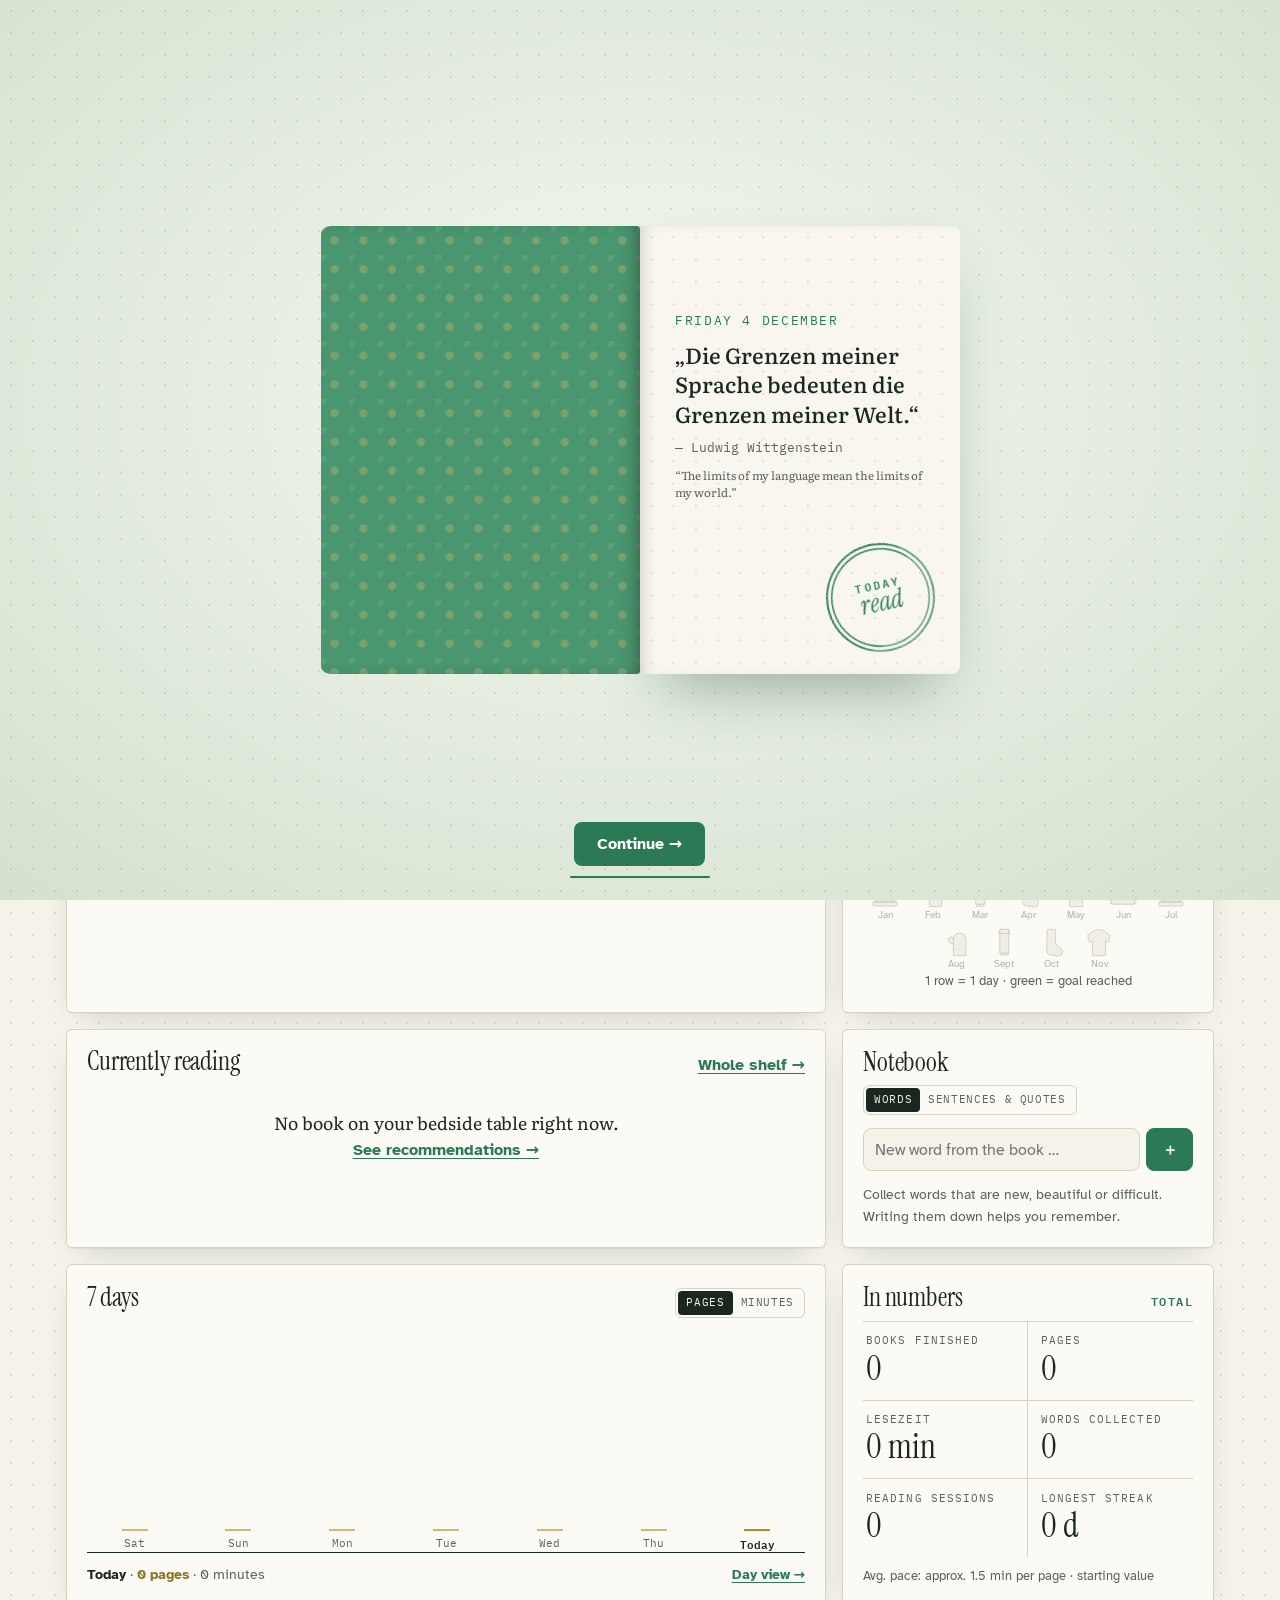
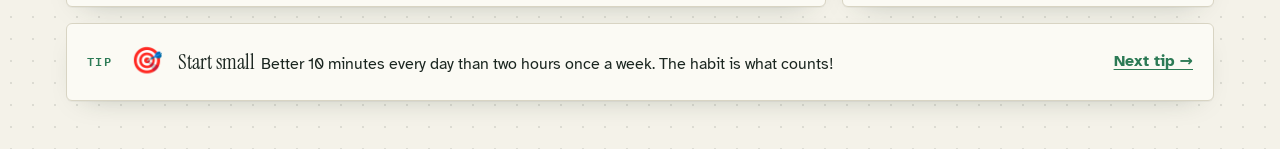
<file: index.html>
<!doctype html>
<html lang="de">
<head>
  <meta charset="utf-8">
  <meta name="viewport" content="width=device-width, initial-scale=1, viewport-fit=cover">
  <title>Lesezeit – Leseförderung</title>
  <meta name="description" content="Lesezeit: Faden für Faden zur Lesegewohnheit – Lesezeit, Seiten, Stempel, Wortschatz und Lesetagebuch. Für Kinder, Jugendliche und Erwachsene.">
  <meta name="theme-color" content="#2c7a55">
  <link rel="manifest" href="manifest.webmanifest">
  <link rel="icon" type="image/png" sizes="192x192" href="icons/icon-192.png">
  <link rel="apple-touch-icon" href="icons/apple-touch-icon.png">
  <meta name="mobile-web-app-capable" content="yes">
  <meta name="apple-mobile-web-app-capable" content="yes">
  <meta name="apple-mobile-web-app-title" content="Lesezeit">
  <link rel="preconnect" href="https://fonts.googleapis.com">
  <link rel="preconnect" href="https://fonts.gstatic.com" crossorigin>
  <link href="https://fonts.googleapis.com/css2?family=Instrument+Serif:ital@0;1&family=Atkinson+Hyperlegible:ital,wght@0,400;0,700;1,400&family=IBM+Plex+Mono:wght@500;600&family=Literata:opsz,wght@7..72,400;7..72,500&display=swap" rel="stylesheet">
  <link rel="stylesheet" href="css/styles.css?v=46">
</head>
<body class="intro-on">
  <!-- Intro: das Lesebuch wird aufgeschlagen -->
  <div class="intro" id="intro" aria-hidden="true">
    <div class="cover-stage" id="coverStage">
      <div class="first-page">
        <p class="fp-date" id="fpDate"></p>
        <p class="fp-quote" id="fpQuote"></p>
        <p class="fp-by" id="fpBy"></p>
        <p class="fp-tr" id="fpTr" hidden></p>
        <div class="stamp fp-stamp"><span data-t>Heute</span><b data-t>lesen</b></div>
      </div>
      <div class="cover">
        <div class="cover-front">
          <div class="cover-frame">
            <span class="cover-kicker" data-t>Faden für Faden</span>
            <span class="cover-title" data-t>Lesezeit</span>
            <span class="cover-rule"></span>
            <span class="cover-owner" id="coverOwner" data-t>Jeden Tag ein paar Seiten</span>
          </div>
          <span class="cover-no" id="coverNo"></span>
        </div>
        <div class="cover-back"></div>
      </div>
    </div>
    <div class="intro-skip" data-t>Tippen zum Überspringen</div>
    <div class="intro-next"><span data-t>Weiter →</span><i></i></div>
  </div>

  <header class="topbar">
    <a class="brand" href="#uebersicht" data-nav="uebersicht">
      <span class="brand-mark" aria-hidden="true" data-t>Lz</span>
      <span data-t>Lesezeit</span>
    </a>
    <nav class="tabs" aria-label="Hauptnavigation">
      <button data-nav="uebersicht" class="active"><span class="ico"><svg viewBox="0 0 24 24"><rect x="4" y="5" width="16" height="15" rx="1.5"/><path d="M4 9.5h16M8.5 3v4M15.5 3v4"/><path d="M9 14.5l2 2 4-4"/></svg></span><span class="lbl" data-t>Heute</span></button>
      <button data-nav="regal"><span class="ico"><svg viewBox="0 0 24 24"><rect x="4" y="4" width="4" height="16" rx="1"/><rect x="10" y="4" width="4" height="16" rx="1"/><path d="M15.5 5.4l3.6-.9 3.4 14.6-3.6.9z"/></svg></span><span class="lbl" data-t>Regal</span></button>
      <button data-nav="timer"><span class="ico"><svg viewBox="0 0 24 24"><circle cx="12" cy="13" r="8"/><path d="M12 9v4l2.5 2.5"/><path d="M9 2h6"/></svg></span><span class="lbl" data-t>Timer</span></button>
      <button data-nav="entdecken"><span class="ico"><svg viewBox="0 0 24 24"><circle cx="12" cy="12" r="9"/><path d="M15.5 8.5l-2 5-5 2 2-5z"/></svg></span><span class="lbl" data-t>Entdecken</span></button>
      <button data-nav="erfolge"><span class="ico"><svg viewBox="0 0 24 24"><circle cx="12" cy="10" r="6.5"/><circle cx="12" cy="10" r="3.5"/><path d="M8.5 15.5L7 22l5-2.5 5 2.5-1.5-6.5"/></svg></span><span class="lbl" data-t>Erfolge</span></button>
    </nav>
    <label class="lang-pick" title="Sprache">
      <svg viewBox="0 0 24 24" aria-hidden="true"><circle cx="12" cy="12" r="9"/><path d="M3 12h18M12 3c2.6 2.6 3.8 5.6 3.8 9s-1.2 6.4-3.8 9c-2.6-2.6-3.8-5.6-3.8-9S9.4 5.6 12 3z"/></svg>
      <select id="langSel" aria-label="Sprache"><option value="de">Deutsch</option><option value="en">English</option><option value="tr">Türkçe</option><option value="bs">Bosanski</option></select>
    </label>
    <button class="icon-btn" id="profileBtn" title="Profil &amp; Einstellungen" aria-label="Profil und Einstellungen"><svg viewBox="0 0 24 24"><circle cx="12" cy="8" r="4"/><path d="M4 21c1.5-4 4.5-6 8-6s6.5 2 8 6"/></svg></button>
  </header>

  <main id="app">
    <!-- HEUTE -->
    <section class="view active" id="view-uebersicht">
      <div class="hero">
        <div class="hero-main">
          <p class="kicker" id="todayLabel"></p>
          <h1 id="greeting" data-t>Willkommen.</h1>
          <div class="hero-actions">
            <button class="btn primary" data-nav="timer" data-t>Jetzt lesen</button>
            <button class="btn" id="quickAddBtn" data-t>Buch hinzufügen</button>
          </div>
        </div>
        <figure class="quote">
          <blockquote id="quoteText"></blockquote>
          <figcaption id="quoteBy"></figcaption>
          <p class="quote-tr" id="quoteTr" hidden></p>
        </figure>
      </div>

      <div class="grid-dash">
        <article class="card wide faden-card">
          <div class="card-head"><h2 data-t>Lesefaden</h2><span class="faden-head-right"><span class="kicker" id="fadenStat"></span><button class="link" type="button" id="weekOpen" data-t>Wochenblick →</button></span></div>
          <p class="faden-sub" id="fadenSub"></p>
          <div class="patch-note" id="patchNote" hidden>
            <svg viewBox="0 0 40 40" aria-hidden="true"><rect class="pn-patch" x="6" y="6" width="28" height="28" rx="4" transform="rotate(-8 20 20)"/><circle class="pn-k" cx="20" cy="20" r="7.5"/><path class="pn-kw" d="M14.8 17Q20 12.8 25.2 17M13.6 21Q20 16.6 26.4 21M15.2 24.4Q20 20.6 24.8 24.4"/></svg>
            <p id="patchNoteText"></p>
            <button class="btn" id="patchOpen" data-t>Faden flicken</button>
          </div>
          <div class="faden-month">
            <button class="nav-btn" type="button" id="fadenPrev" aria-label="Vorheriger Monat">‹</button>
            <strong id="fadenMonthLbl"></strong>
            <button class="nav-btn" type="button" id="fadenNext" aria-label="Nächster Monat" disabled>›</button>
            <span class="faden-month-stat" id="fadenMonthStat"></span>
          </div>
          <svg class="faden" id="faden" viewBox="-14 -10 728 436" role="img" aria-label="Lesefaden des Monats"></svg>
          <p class="faden-hint" data-t>Tippe auf einen Tag für den Tagesblick.</p>
          <p class="faden-legend">
            <span><svg viewBox="-12 -12 24 24" aria-hidden="true"><circle class="lg-kb" r="8"/><path class="lg-kw" d="M-5.6 -3.2Q0 -7.8 5.6 -3.2M-7 .8Q0 -4 7 .8M-5.2 4.6Q0 .6 5.2 4.6"/></svg><span data-t>gelesen</span></span>
            <span><svg viewBox="-12 -12 24 24" aria-hidden="true"><circle class="lg-kb gold" r="8"/><path class="lg-kw gold" d="M-5.6 -3.2Q0 -7.8 5.6 -3.2M-7 .8Q0 -4 7 .8M-5.2 4.6Q0 .6 5.2 4.6"/></svg><span data-t>Ziel erreicht</span></span>
            <span><svg viewBox="-12 -12 24 24" aria-hidden="true"><rect class="lg-patch" x="-10.5" y="-10.5" width="21" height="21" rx="3"/><circle class="lg-kb" r="6.5"/></svg><span data-t>geflickt</span></span>
            <span><svg viewBox="0 0 20 20" aria-hidden="true"><path class="lg-fray" d="M2 10H11M11 10q4-3 7-2M11 10q4 3 7 4"/></svg><span data-t>Faden gerissen</span></span>
          </p>
        </article>

        <article class="card goal-card">
          <div class="card-head goal-head">
            <button class="nav-btn" type="button" id="goalPrev" aria-label="Vorheriger Tag">‹</button>
            <h2 id="goalTitle">Heute</h2>
            <button class="nav-btn" type="button" id="goalNext" aria-label="Nächster Tag" disabled>›</button>
            <span class="kicker" id="goalPct">0 %</span>
          </div>
          <div class="spool-box">
            <svg class="spool fring" id="goalSpool" viewBox="0 0 120 120" aria-hidden="true"></svg>
            <div class="spool-info">
              <span class="spool-lbl" id="goalLbl">Seiten</span>
              <strong class="spool-num"><span id="goalVal">0</span><small> / <span id="goalOfV">20</span></small></strong>
              <p class="goal-other" id="goalOther"></p>
            </div>
          </div>
          <div class="goal-foot">
            <div><p class="goal-hint" id="goalHint"></p><button class="link goal-edit" type="button" id="goalEdit" data-t>Tag bearbeiten →</button></div>
            <div class="stamp goal-stamp" id="goalStamp" hidden><span data-t>Ziel</span><b data-t>erreicht</b></div>
          </div>
        </article>

        <article class="card tree-card">
          <div class="card-head"><h2 data-t>Lesegarderobe</h2><span class="kicker" id="treeStage"></span></div>
          <svg class="tree knit" id="tree" viewBox="0 0 140 104" role="img" aria-label="Lesegarderobe"></svg>
          <p class="big"><strong id="streakDays">0</strong> <span id="streakWord">gestrickt</span></p>
          <p class="petal-next" id="petalNext"></p>
          <div class="wardrobe" id="wardrobe"></div>
          <p class="garden-note" id="gardenNote"></p>
        </article>



        <article class="card wide">
          <div class="card-head">
            <h2 data-t>Gerade lese ich</h2>
            <button class="link" data-nav="regal" data-t>Ganzes Regal →</button>
          </div>
          <div class="current-list" id="currentList"></div>
        </article>

        <article class="card words-card">
          <div class="card-head"><h2 data-t>Sammelheft</h2><span class="kicker" id="wordCount"></span></div>
          <div class="seg-mini collect-mode" id="collectMode" role="tablist" aria-label="Sammlung">
            <button class="active" data-cmode="words" role="tab" data-t>Wörter</button>
            <button data-cmode="lines" role="tab" data-t>Sätze &amp; Zitate</button>
          </div>
          <div id="collectWords">
            <form class="word-form" id="wordForm">
              <label class="sr" for="wordInput" data-t>Neues Wort</label>
              <input id="wordInput" maxlength="40" autocomplete="off" placeholder="Neues Wort aus dem Buch …">
              <button class="btn primary" type="submit" aria-label="Wort speichern">＋</button>
            </form>
            <div class="words" id="words"></div>
          </div>
          <div id="collectLines" hidden>
            <form class="line-form" id="lineForm">
              <label class="sr" for="lineInput" data-t>Wichtiger Satz oder Zitat</label>
              <textarea id="lineInput" rows="2" maxlength="400" placeholder="Ein Satz, den du behalten möchtest …"></textarea>
              <div class="line-meta">
                <label class="sr" for="lineBook" data-t>Buch</label><select id="lineBook"></select>
                <label class="sr" for="linePage" data-t>Seite</label><input id="linePage" type="number" min="1" placeholder="S.">
                <button class="btn primary" type="submit" data-t>Speichern</button>
              </div>
            </form>
            <div class="lines" id="lines"></div>
          </div>
        </article>
        <article class="card wide chart-card">
          <div class="card-head">
            <h2 data-t>7 Tage</h2>
            <div class="seg-mini" id="chartMode" role="tablist" aria-label="Diagramm zeigt">
              <button class="active" data-mode="pg" role="tab" data-t>Seiten</button>
              <button data-mode="min" role="tab" data-t>Minuten</button>
            </div>
          </div>
          <div class="bars pg" id="weekChart"></div>
          <div class="chart-info" id="chartInfo"></div>
        </article>
        <article class="card stats-card">
          <div class="card-head"><h2 data-t>In Zahlen</h2><span class="kicker" data-t>gesamt</span></div>
          <dl class="stats">
            <div class="stat"><dt data-t>Bücher beendet</dt><dd id="statBooks">0</dd></div>
            <div class="stat"><dt data-t>Seiten</dt><dd id="statPages">0</dd></div>
            <div class="stat"><dt data-t>Lesezeit</dt><dd id="statHours">0</dd></div>
            <div class="stat"><dt data-t>Wörter gesammelt</dt><dd id="statWords">0</dd></div>
            <div class="stat"><dt data-t>Lese-Einheiten</dt><dd id="statSessions">0</dd></div>
            <div class="stat"><dt data-t>Längste Serie</dt><dd id="statBest">0</dd></div>
          </dl>
          <p class="stat-pace" id="statPace"></p>
        </article>

        <article class="card tip-card full">
          <span class="kicker" data-t>Tipp</span>
          <div class="tip" id="tipOfDay"></div>
          <button class="link" id="nextTip" data-t>Nächster Tipp →</button>
        </article>
      </div>
    </section>

    <!-- REGAL -->
    <section class="view" id="view-regal">
      <div class="section-head">
        <div><p class="kicker" data-t>Meine Bücher</p><h1 data-t>Bücherregal</h1></div>
        <button class="btn primary" id="addBookBtn" data-t>Buch hinzufügen</button>
      </div>
      <div class="filters" role="tablist" id="shelfFilters">
        <button class="chip active" data-filter="alle" data-t>Alle</button>
        <button class="chip" data-filter="lesen" data-t>Lese ich gerade</button>
        <button class="chip" data-filter="gelesen" data-t>Gelesen</button>
        <button class="chip" data-filter="wunsch" data-t>Wunschliste</button>
      </div>
      <div class="shelf" id="shelf"></div>
    </section>

    <!-- TIMER -->
    <section class="view" id="view-timer">
      <div class="section-head">
        <div><p class="kicker" data-t>Konzentriert lesen</p><h1 data-t>Lese-Timer</h1></div>
      </div>
      <div class="timer-layout">
        <article class="card timer-card">
          <label class="field">
            <span data-t>Welches Buch liest du?</span>
            <select id="timerBook"></select>
          </label>
          <label class="timer-start-page" id="timerStartWrap" hidden>
            <span data-t>Zuletzt gelesen: Seite</span>
            <input type="number" min="0" inputmode="numeric" id="timerStartPage">
            <small id="timerStartOf"></small>
          </label>
          <div class="patch-banner" id="patchBanner" hidden>
            <span id="patchBannerText"></span>
            <button class="link" type="button" id="patchBannerCancel" data-t>nicht flicken</button>
          </div>
          <div class="presets" id="timerPresets">
            <button class="chip" data-min="0" data-t>Frei</button>
            <button class="chip" data-min="10" data-t>10 Min.</button>
            <button class="chip active" data-min="20" data-t>20 Min.</button>
            <button class="chip" data-min="30" data-t>30 Min.</button>
            <button class="chip" data-min="45" data-t>45 Min.</button>
          </div>
          <div class="clock">
            <svg viewBox="0 0 220 220" class="clock-svg">
              <circle class="clock-ticks" cx="110" cy="110" r="104"/>
              <circle class="clock-bg" cx="110" cy="110" r="92"/>
              <circle class="clock-fg" id="clockRing" cx="110" cy="110" r="92"/>
            </svg>
            <div class="clock-face">
              <svg class="reader-book" viewBox="0 0 64 48" aria-hidden="true">
                <path class="page-l" d="M32 10 C22 4 10 4 4 7 V42 C10 39 22 39 32 45 Z"/>
                <path class="page-r" d="M32 10 C42 4 54 4 60 7 V42 C54 39 42 39 32 45 Z"/>
                <path class="page-flip" d="M32 10 C42 4 54 4 60 7 V42 C54 39 42 39 32 45 Z"/>
              </svg>
              <strong id="clockTime">20:00</strong>
              <span id="clockMode" class="kicker" data-t>Countdown</span>
            </div>
          </div>
          <div class="timer-actions">
            <button class="btn primary big" id="timerStart" data-t>Start</button>
            <button class="btn big" id="timerStop" disabled data-t>Beenden</button>
          </div>
        </article>

        <article class="card">
          <h2 data-t>Nachtragen</h2>
          <p class="muted" data-t>Ohne Timer gelesen? Trag es hier ein.</p>
          <form id="manualForm" class="form">
            <label class="field"><span data-t>Buch</span><select id="manualBook"></select></label>
            <div class="page-pair">
        <p class="pp-last" id="manualLast"></p>
        <div class="row">
          <label class="field"><span data-t>Gelesene Seiten</span><input type="number" min="0" max="2000" inputmode="numeric" id="manualRead" placeholder="z. B. 12"></label>
          <label class="field pp-to"><span data-t>Jetzt auf Seite</span><input type="number" min="0" inputmode="numeric" id="manualTo"></label>
        </div>
        <p class="pp-calc" id="manualCalc" aria-live="polite"></p>
      </div>
            <label class="field"><span><span data-t>Minuten</span> <small data-t>(optional)</small></span><input type="number" min="0" max="600" inputmode="numeric" id="manualMin" placeholder="z. B. 20"></label>
            <label class="field"><span><span data-t>Ein Satz zum Lesen</span> <small data-t>(optional)</small></span><input id="manualNote" maxlength="200" placeholder="Was ist passiert?"></label>
            <label class="field"><span data-t>Datum</span><input type="date" id="manualDate" required></label>
            <button class="btn primary" type="submit" data-t>Eintragen</button>
          </form>
          <h2 class="mt" data-t>Lesetagebuch</h2>
          <ul class="log" id="sessionLog"></ul>
        </article>
      </div>
    </section>

    <!-- ENTDECKEN -->
    <section class="view" id="view-entdecken">
      <div class="section-head">
        <div><p class="kicker" data-t>Empfehlungen &amp; Tipps</p><h1 data-t>Entdecken</h1></div>
      </div>
      <div class="filters" id="recoFilters">
        <button class="chip" data-group="kinder" data-t>Kinder (6–10)</button>
        <button class="chip" data-group="jugend" data-t>Jugendliche (11–17)</button>
        <button class="chip" data-group="erwachsene" data-t>Erwachsene</button>
      </div>
      <div class="reco-head mt">
        <h2 data-t>Buchempfehlungen</h2>
        <button class="btn" type="button" id="recoAdd" data-t>＋ Empfehlung hinzufügen</button>
      </div>
      <div class="reco-grid" id="recoGrid"></div>
      <p class="reco-restore" id="recoRestore" hidden></p>
      <h2 class="mt" data-t>So wird Lesen zur Gewohnheit</h2>
      <div class="tips-grid" id="tipsGrid"></div>
    </section>

    <!-- ERFOLGE -->
    <section class="view" id="view-erfolge">
      <div class="section-head">
        <div><p class="kicker" data-t>Stempel &amp; Stufen</p><h1 data-t>Erfolge</h1></div>
        <p class="muted" id="badgeCount"></p>
      </div>
      <div class="level card" id="levelCard"></div>
      <div class="collect-grid">
        <article class="card collect-card">
          <div class="card-head"><h2 data-t>Lesezeichen</h2><span class="kicker" id="bmCount"></span></div>
          <p class="collect-hint" data-t>Für jede Woche ohne Lücke (7 Lesetage in Folge) gibt es ein Lesezeichen.</p>
          <div class="bm-shelf" id="bmShelf"></div>
        </article>
        <article class="card collect-card">
          <div class="card-head"><h2 id="quiltTitle">Lesegarderobe</h2><span class="kicker" id="quiltCount"></span></div>
          <p class="collect-hint" data-t>Ab 20 Lesetagen im Monat ist das Strickstück des Monats fertig. Jeden Tag gelesen? Dann bekommt es einen goldenen Rand.</p>
          <div class="quilt" id="quilt"></div>
        </article>
      </div>
      <div class="badges" id="badges"></div>
    </section>
  </main>

  <!-- Buch-Dialog -->
  <dialog id="bookDialog" class="modal">
    <form method="dialog" id="bookForm" class="form">
      <h2 id="bookDialogTitle" data-t>Buch hinzufügen</h2>
      <label class="field"><span data-t>Titel *</span><input id="fTitle" required maxlength="120" autocomplete="off"></label>
      <label class="field"><span data-t>Autor/in</span><input id="fAuthor" maxlength="80" autocomplete="off"></label>
      <div class="row">
        <label class="field"><span data-t>Seiten gesamt</span><input type="number" min="1" max="5000" id="fPages" placeholder="z. B. 240"></label>
        <label class="field"><span data-t>Text beginnt auf Seite</span><input type="number" min="1" max="500" id="fFirst" value="1"></label>
      </div>
      <small class="field-hint form-hint" data-t>Zum Beispiel 11, wenn davor Titel, Inhaltsverzeichnis oder Vorwort kommen. Die Seiten davor zählen nicht.</small>
      <label class="field"><span data-t>Aktuelle Seite</span><input type="number" min="0" id="fCurrent" value="0">
        <small class="field-hint" id="fCurrentHint" data-t>Weiter als vorher? Die neuen Seiten werden heute als gelesen eingetragen.</small></label>
      <div class="row">
        <label class="field"><span data-t>Status</span>
          <select id="fStatus">
            <option value="lesen" data-t>Lese ich gerade</option>
            <option value="wunsch" data-t>Wunschliste</option>
            <option value="gelesen" data-t>Gelesen</option>
          </select>
        </label>
        <label class="field"><span data-t>Gattung</span>
          <select id="fGenre">
            <option value="Roman" data-t>Roman</option><option value="Abenteuer" data-t>Abenteuer</option><option value="Fantasy" data-t>Fantasy</option><option value="Krimi" data-t>Krimi</option>
            <option value="Sachbuch" data-t>Sachbuch</option><option value="Comic" data-t>Comic</option><option value="Klassiker" data-t>Klassiker</option><option value="Jugendbuch" data-t>Jugendbuch</option>
            <option value="Kinderbuch" data-t>Kinderbuch</option><option value="Biografie" data-t>Biografie</option><option value="Lyrik" data-t>Lyrik</option><option value="Sonstiges" data-t>Sonstiges</option>
          </select>
        </label>
      </div>
      <label class="field"><span data-t>Lese ich seit</span><input type="date" id="fStart"></label>
      <div class="field">
        <span data-t>Bewertung</span>
        <div class="stars" id="fStars" role="radiogroup" aria-label="Bewertung"></div>
      </div>
      <label class="field"><span data-t>Notizen &amp; Lieblingszitat</span><textarea id="fNotes" rows="3" maxlength="2000" placeholder="Was hat dich überrascht? Welche Figur magst du?"></textarea></label>
      <div class="modal-actions">
        <button type="button" class="btn danger" id="deleteBook" hidden data-t>Löschen</button>
        <span class="spacer"></span>
        <button type="button" class="btn" id="cancelBook" data-t>Abbrechen</button>
        <button type="submit" class="btn primary" value="save" data-t>Speichern</button>
      </div>
    </form>
  </dialog>

  <!-- Empfehlung bearbeiten -->
  <dialog id="recoDialog" class="modal">
    <form method="dialog" id="recoForm" class="form">
      <h2 id="recoDialogTitle">Empfehlung bearbeiten</h2>
      <label class="field"><span data-t>Titel *</span><input id="rTitle" required maxlength="120" autocomplete="off"></label>
      <label class="field"><span data-t>Autor/in</span><input id="rAuthor" maxlength="80" autocomplete="off"></label>
      <div class="row">
        <label class="field"><span data-t>Seiten gesamt</span><input type="number" min="1" max="5000" id="rPages"></label>
        <label class="field"><span data-t>Gattung</span><select id="rGenre"><option value="Roman" data-t>Roman</option><option value="Abenteuer" data-t>Abenteuer</option><option value="Fantasy" data-t>Fantasy</option><option value="Krimi" data-t>Krimi</option><option value="Sachbuch" data-t>Sachbuch</option><option value="Comic" data-t>Comic</option><option value="Klassiker" data-t>Klassiker</option><option value="Jugendbuch" data-t>Jugendbuch</option><option value="Kinderbuch" data-t>Kinderbuch</option><option value="Biografie" data-t>Biografie</option><option value="Lyrik" data-t>Lyrik</option><option value="Sonstiges" data-t>Sonstiges</option></select></label>
      </div>
      <label class="field"><span data-t>Für wen?</span>
        <select id="rGroup"><option value="kinder" data-t>Kinder (6–10)</option><option value="jugend" data-t>Jugendliche (11–17)</option><option value="erwachsene" data-t>Erwachsene</option></select>
      </label>
      <label class="field"><span data-t>Kurzbeschreibung</span><textarea id="rText" rows="3" maxlength="300"></textarea></label>
      <div class="modal-actions">
        <button type="button" class="btn danger" id="recoDelete" data-t>Entfernen</button>
        <span class="spacer"></span>
        <button type="button" class="btn" id="recoCancel" data-t>Abbrechen</button>
        <button type="submit" class="btn primary" data-t>Speichern</button>
      </div>
    </form>
  </dialog>

  <!-- Profil-Dialog / Onboarding -->
  <dialog id="profileDialog" class="modal">
    <form method="dialog" id="profileForm" class="form">
      <div class="stamp onboard-stamp" id="onboardStamp" aria-hidden="true"><span data-t>Lese</span><b data-t>pass</b></div>
      <div class="profile-card" id="profileCard" hidden></div>
      <h2 id="profileTitle" data-t>Dein Profil</h2>
      <p class="muted" id="profileIntro" data-t>Ein paar Minuten am Tag machen den Unterschied. Richte kurz dein Profil ein:</p>
      <label class="field"><span data-t>Sprache</span><select id="pLang"><option value="de">Deutsch</option><option value="en">English</option><option value="tr">Türkçe</option><option value="bs">Bosanski</option></select></label>
      <label class="field"><span data-t>Wie heißt du?</span><input id="pName" maxlength="40" required autocomplete="given-name" placeholder="Vorname"></label>
      <div class="field"><span data-t>Dein Bild</span><div class="av-grid" id="avGrid"></div></div>
      <div class="field"><span data-t>Dein Stil</span><div class="sty-grid" id="styGrid"></div></div>
      <div class="field">
        <span data-t>Ich bin …</span>
        <div class="seg" id="pGroup">
          <label><input type="radio" name="group" value="kinder"><span><span data-t>Kind</span><small data-t>6–10 Jahre</small></span></label>
          <label><input type="radio" name="group" value="jugend"><span><span data-t>Jugendlich</span><small data-t>11–17 Jahre</small></span></label>
          <label><input type="radio" name="group" value="erwachsene" checked><span><span data-t>Erwachsen</span><small>18+</small></span></label>
        </div>
      </div>
      <div class="field">
        <span data-t>Mein Tagesziel</span>
        <div class="seg seg-2" id="pGoalType">
          <label><input type="radio" name="gtype" value="pages" checked><span><span data-t>Seiten</span></span></label>
          <label><input type="radio" name="gtype" value="minutes"><span><span data-t>Minuten</span></span></label>
        </div>
      </div>
      <label class="field"><span><strong id="pGoalOut">20</strong> <span id="pGoalUnit">Seiten</span> <span data-t>pro Tag</span></span>
        <input type="range" id="pGoal" min="5" max="100" step="5" value="20">
      </label>
      <div class="field pace-field">
        <span data-t>Lesetempo</span>
        <p class="pace-text" id="pPace"></p>
        <label class="check"><input type="checkbox" id="pAutoMin" checked> <span data-t>Minuten aus den Seiten schätzen, wenn ich keine eintrage</span></label>
      </div>
      <div class="phone-box">
        <img src="icons/qr-lesezeit.png" width="112" height="112" alt="QR-Code: Lesezeit auf dem Handy öffnen">
        <div>
          <strong data-t>Auf dem Handy öffnen</strong>
          <p data-t>QR-Code mit der Handy-Kamera scannen. Dann im Browser-Menü „Zum Startbildschirm hinzufügen“ oder „App installieren“ wählen.</p>
          <button type="button" class="btn primary" id="installBtn" hidden data-t>Als App installieren</button>
        </div>
      </div>
      <div class="modal-actions">
        <button type="button" class="btn danger" id="resetAll" hidden data-t>Alle Daten löschen</button>
        <span class="spacer"></span>
        <button type="button" class="btn" id="demoData" data-t>Beispieldaten laden</button>
        <button type="submit" class="btn primary" data-t>Speichern</button>
      </div>
    </form>
  </dialog>

  <!-- Nach dem Lesen -->
  <dialog id="pageDialog" class="modal small">
    <form method="dialog" id="pageForm" class="form">
      <h2 data-t>Seiten eintragen</h2>
      <p class="muted" id="pageBookTitle"></p>
      <div class="finish-pages">
        <div class="page-pair">
        <p class="pp-last" id="quickLast"></p>
        <div class="row">
          <label class="field"><span data-t>Gelesene Seiten</span><input type="number" min="0" max="2000" inputmode="numeric" id="quickRead" placeholder="z. B. 12"></label>
          <label class="field pp-to"><span data-t>Jetzt auf Seite</span><input type="number" min="0" inputmode="numeric" id="quickTo"></label>
        </div>
        <p class="pp-calc" id="quickCalc" aria-live="polite"></p>
      </div>
      </div>
      <label class="field"><span><span data-t>Minuten</span> <small data-t>(optional)</small></span><input type="number" min="0" max="600" inputmode="numeric" id="quickMin" placeholder="z. B. 20"></label>
      <div class="modal-actions">
        <span class="spacer"></span>
        <button type="button" class="btn" id="pageCancel" data-t>Abbrechen</button>
        <button type="submit" class="btn primary" data-t>Eintragen</button>
      </div>
    </form>
  </dialog>

  <dialog id="finishDialog" class="modal small">
    <form method="dialog" id="finishForm" class="form">
      <div class="stamp finish-stamp" aria-hidden="true"><b id="finishStampMin">20 Min.</b><span class="fs-check"><i class="ck">✓</i><span data-t>gelesen</span></span></div>
      <h2 data-t>Gut gelesen!</h2>
      <p id="finishText" class="muted"></p>
      <div class="finish-pages">
        <div class="page-pair">
        <p class="pp-last" id="finishLast"></p>
        <div class="row">
          <label class="field"><span data-t>Gelesene Seiten</span><input type="number" min="0" max="2000" inputmode="numeric" id="finishRead" placeholder="z. B. 12"></label>
          <label class="field pp-to"><span data-t>Jetzt auf Seite</span><input type="number" min="0" inputmode="numeric" id="finishTo"></label>
        </div>
        <p class="pp-calc" id="finishCalc" aria-live="polite"></p>
      </div>
      </div>
      <label class="field"><span><span data-t>Ein Satz zu heute</span> <small data-t>(optional)</small></span><input id="finishNote" maxlength="200" placeholder="Was ist passiert? Was hat dich überrascht?"></label>
      <label class="field"><span><span data-t>Neues Wort entdeckt?</span> <small data-t>(optional)</small></span><input id="finishWord" maxlength="40" autocomplete="off" placeholder="z. B. Sehnsucht"></label>
      <div class="modal-actions">
        <span class="spacer"></span>
        <button type="submit" class="btn primary" data-t>Eintragen</button>
      </div>
    </form>
  </dialog>

  <!-- Faden flicken -->
  <dialog id="patchDialog" class="modal small">
    <form method="dialog" id="patchForm" class="form">
      <svg class="patch-art" viewBox="0 0 120 70" aria-hidden="true">
        <path class="pa-thread" d="M6 35 H38"/><path class="pa-thread" d="M82 35 H114"/>
        <rect class="pa-patch" x="40" y="13" width="40" height="44" rx="5" transform="rotate(-6 60 35)"/>
        <g class="pa-k"><circle cx="60" cy="35" r="9"/><path d="M53.6 31.4Q60 26.4 66.4 31.4M52.2 36Q60 30.6 67.8 36M54 40.4Q60 35.8 66 40.4"/></g>
        <path class="pa-join" d="M38 35 H50 M70 35 H82"/>
      </svg>
      <h2 data-t>Faden flicken</h2>
      <p class="muted center" style="margin:0" data-t>Ein Tag ohne Lesen ist kein Problem. Lies nach, dann ist dein Faden wieder verbunden.</p>
      <div class="field">
        <span data-t>Welchen Tag möchtest du flicken?</span>
        <div class="filters" id="patchDays" style="margin:0"></div>
      </div>
      <p class="patch-rule" id="patchRule"></p>
      <div class="patch-manual" id="patchManualBox" hidden>
        <label class="field"><span id="patchMinLbl">Wie lange hast du nachgelesen?</span><input type="number" id="patchMin" min="1" max="2000"></label>
        <label class="field"><span data-t>Buch</span><select id="patchBook"></select></label>
      </div>
      <div class="modal-actions">
        <button type="button" class="btn" id="patchManual" data-t>Schon nachgelesen</button>
        <span class="spacer"></span>
        <button type="button" class="btn" id="patchCancel" data-t>Abbrechen</button>
        <button type="submit" class="btn primary" id="patchGo" data-t>Mit Timer nachlesen</button>
      </div>
    </form>
  </dialog>

  <!-- Tages- und Wochenblick -->
  <dialog id="dayDialog" class="modal day-modal">
    <div class="form">
      <div class="day-head">
        <button class="icon-btn" type="button" id="dayPrev" aria-label="Zurück">‹</button>
        <div class="day-title"><p class="kicker" id="dayKicker"></p><h2 id="dayTitle"></h2></div>
        <button class="icon-btn" type="button" id="dayNext" aria-label="Weiter">›</button>
      </div>
      <div class="seg-mini day-mode" id="dayMode" role="tablist" aria-label="Ansicht">
        <button data-dmode="day" class="active" role="tab" data-t>Tag</button>
        <button data-dmode="week" role="tab" data-t>Woche</button>
      </div>
      <div id="dayBody" class="day-body"></div>
      <div class="modal-actions"><span class="spacer"></span><button type="button" class="btn" id="dayClose" data-t>Schließen</button></div>
    </div>
  </dialog>

  <!-- Belohnungen & Monatsbilanz -->
  <dialog id="celDialog" class="modal small cel-modal">
    <div class="form cel-body">
      <div class="cel-art" id="celArt"></div>
      <p class="kicker cel-kicker" id="celKicker"></p>
      <h2 id="celTitle"></h2>
      <p class="cel-text" id="celText"></p>
      <p class="cel-stats" id="celStats"></p>
      <dl class="cel-list" id="celList"></dl>
      <div class="modal-actions"><span class="spacer"></span><button type="button" class="btn primary" id="celOk" data-t>Weiter →</button></div>
    </div>
  </dialog>

  <!-- Bestätigung -->
  <dialog id="confirmDialog" class="modal small">
    <form method="dialog" class="form">
      <h2 data-t>Bist du sicher?</h2>
      <p id="confirmText" class="muted" style="margin:0"></p>
      <div class="modal-actions">
        <span class="spacer"></span>
        <button type="button" class="btn" id="confirmNo" data-t>Abbrechen</button>
        <button type="button" class="btn danger" id="confirmYes" data-t>Löschen</button>
      </div>
    </form>
  </dialog>

  <div class="toast" id="toast" role="status" aria-live="polite"></div>
  <canvas id="confetti" aria-hidden="true"></canvas>

  <script src="js/data.js?v=46"></script>
  <script src="js/i18n.js?v=46"></script>
  <script src="js/app.js?v=46"></script>
</body>
</html>
</file>
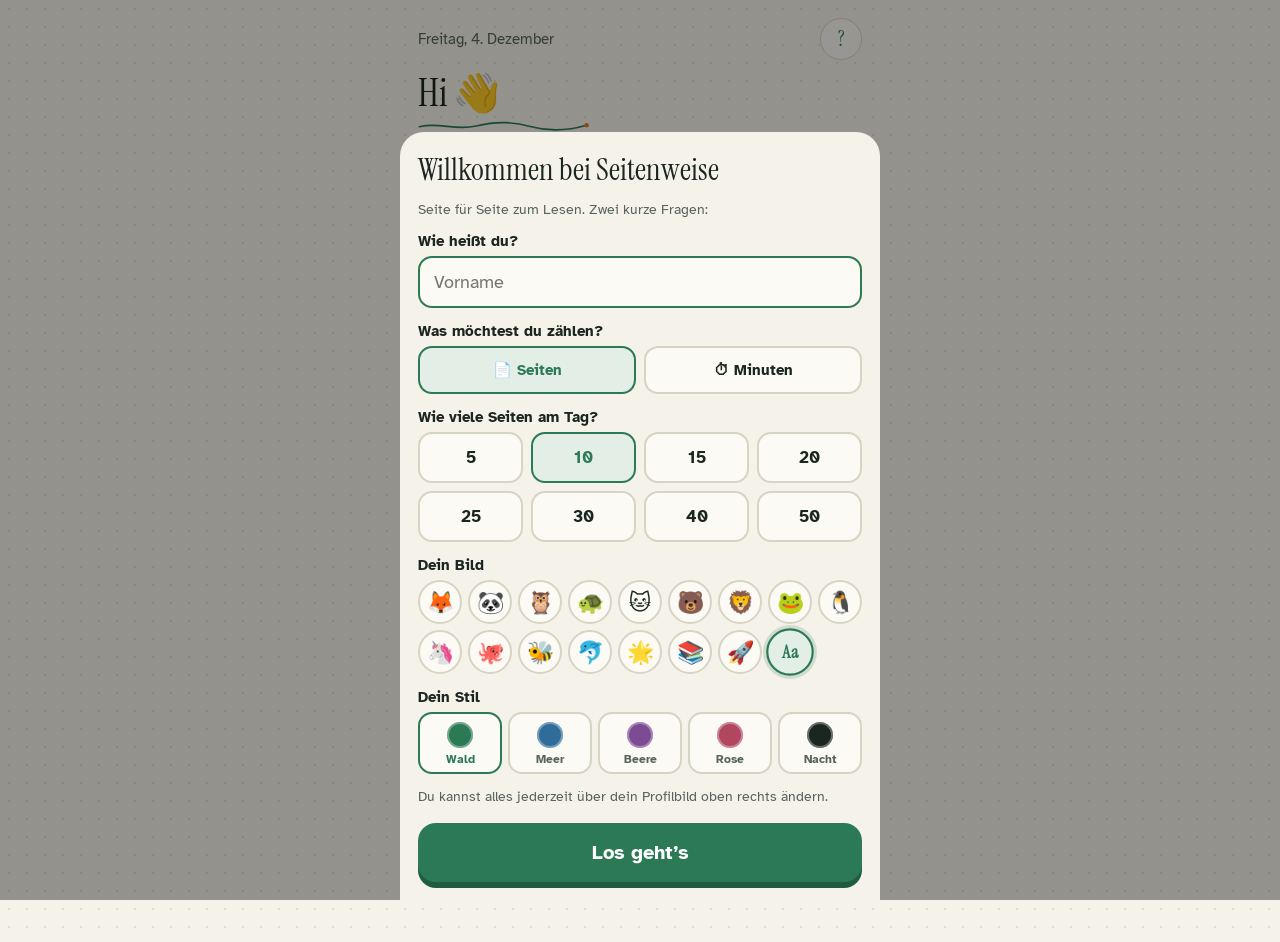
<file: seitenweise/index.html>
<!doctype html>
<html lang="de">
<head>
  <meta charset="utf-8">
  <meta name="viewport" content="width=device-width, initial-scale=1, viewport-fit=cover">
  <title>Seitenweise</title>
  <meta name="description" content="Seitenweise: die einfache Lese-App für die Mittelschule. Seiten eintragen, Tagesziel erreichen, Sticker sammeln.">
  <meta name="theme-color" content="#2c7a55">
  <meta name="mobile-web-app-capable" content="yes">
  <meta name="apple-mobile-web-app-capable" content="yes">
  <meta name="apple-mobile-web-app-title" content="Seitenweise">
  <link rel="manifest" href="manifest.webmanifest">
  <link rel="icon" type="image/png" href="../icons/icon-192.png">
  <link rel="apple-touch-icon" href="../icons/apple-touch-icon.png">
  <link rel="preconnect" href="https://fonts.googleapis.com">
  <link rel="preconnect" href="https://fonts.gstatic.com" crossorigin>
  <link href="https://fonts.googleapis.com/css2?family=Instrument+Serif&family=Atkinson+Hyperlegible:wght@400;700&family=IBM+Plex+Mono:wght@500;600&display=swap" rel="stylesheet">
  <link rel="stylesheet" href="style.css?v=16">
</head>
<body>
  <div class="app">
    <!-- 1 · Lesen -->
    <main class="view" id="v-lesen">
      <div class="top">
        <p class="date" id="date"></p>
        <button class="icon avatar-btn" id="settingsBtn" aria-label="Mein Profil"><svg viewBox="0 0 24 24"><circle cx="12" cy="12" r="3"/><path d="M19.4 15a1.7 1.7 0 0 0 .3 1.8l.1.1a2 2 0 1 1-2.8 2.8l-.1-.1a1.7 1.7 0 0 0-1.8-.3 1.7 1.7 0 0 0-1 1.5V21a2 2 0 1 1-4 0v-.1a1.7 1.7 0 0 0-1.1-1.5 1.7 1.7 0 0 0-1.8.3l-.1.1a2 2 0 1 1-2.8-2.8l.1-.1a1.7 1.7 0 0 0 .3-1.8 1.7 1.7 0 0 0-1.5-1H3a2 2 0 1 1 0-4h.1a1.7 1.7 0 0 0 1.5-1.1 1.7 1.7 0 0 0-.3-1.8l-.1-.1a2 2 0 1 1 2.8-2.8l.1.1a1.7 1.7 0 0 0 1.8.3H9a1.7 1.7 0 0 0 1-1.5V3a2 2 0 1 1 4 0v.1a1.7 1.7 0 0 0 1 1.5 1.7 1.7 0 0 0 1.8-.3l.1-.1a2 2 0 1 1 2.8 2.8l-.1.1a1.7 1.7 0 0 0-.3 1.8V9a1.7 1.7 0 0 0 1.5 1H21a2 2 0 1 1 0 4h-.1a1.7 1.7 0 0 0-1.5 1z"/></svg></button>
      </div>
      <h1 class="hi" id="hello">Hi 👋</h1>
      <svg class="hi-thread" viewBox="0 0 240 14" aria-hidden="true"><path d="M2 8C30 1 52 14 82 7S134 1 160 8 214 13 238 6"/><circle cx="238" cy="6" r="3.2"/></svg>
      <section class="card ring-card">
        <svg class="ring" viewBox="0 0 120 120" aria-hidden="true">
          <circle class="ring-bg" cx="60" cy="60" r="48"/>
          <circle class="ring-fg" id="ringFg" cx="60" cy="60" r="48" transform="rotate(-90 60 60)"/>
          <circle class="ring-hl" id="ringHl" cx="60" cy="60" r="48" transform="rotate(-90 60 60)"/>
          <g class="needle" id="ringNeedle"><path class="nd" d="M58 12.6L76 11.2Q80 12 76 12.8L58 13.4Z"/><ellipse class="nd-eye" cx="60.6" cy="12.6" rx="1.8" ry=".55"/></g>
          <g class="knot" id="ringKnot"><circle cx="60" cy="12" r="8.5"/><path d="M54.5 10.2q5.5-3.4 11 0M53.8 13.6q6.2-3.6 12.4 0"/></g>
        </svg>
        <div class="ring-num"><b id="ringVal">0</b><span id="ringOf">von 10 Seiten</span></div>
      </section>
      <button class="big" id="readBtn">📖 Ich habe gelesen</button>
      <section class="card timer-card" id="timerCard">
        <div class="tm-head"><span class="tm-title">⏱ Lese-Timer</span><button class="tm-book" id="tmBook" type="button"></button></div>
        <div class="tm-idle" id="tmIdle">
          <div class="chips tm-chips" id="tmChips"></div>
          <div class="tm-own">
            <label class="tm-in"><span>Eigene Zeit</span><input id="tmMin" type="number" inputmode="numeric" min="1" max="240" placeholder="25"><b>Min.</b></label>
            <button class="btn tm-start" id="tmStart" type="button">▶ Los</button>
          </div>
        </div>
        <div class="tm-run" id="tmRun" hidden>
          <div class="tm-dial">
            <svg class="tm-ring" id="tmSvg" viewBox="0 0 200 200" aria-hidden="true">
              <circle class="tm-guide" cx="100" cy="100" r="84"/>
              <g class="tm-ticks" id="tmTicks"></g>
              <circle class="tm-done" id="tmLine" cx="100" cy="100" r="84" transform="rotate(-90 100 100)"/>
              <circle class="tm-done-hl" id="tmLineHl" cx="100" cy="100" r="84" transform="rotate(-90 100 100)"/>
              <g class="tm-knot" id="tmHalf" transform="translate(100 184)"><circle r="7"/><path d="M-4.5 -1.5q4.5-2.6 9 0M-5 1.6q5-2.8 10 0"/></g>
              <g class="tm-needle" id="tmNeedle"><path d="M-3 -2L18 -1Q23 0 18 1L-3 2Z"/><ellipse cx="0" cy="0" rx="2.6" ry=".8"/></g>
            </svg>
            <div class="tm-center"><div class="tm-time" id="tmTime">20:00</div><span class="small" id="tmSub">Minuten übrig</span></div>
          </div>
          <p class="tm-msg" id="tmMsg">Los geht’s – viel Spaß beim Lesen!</p>
          <div class="tm-btns"><button class="btn" id="tmPause" type="button">⏸ Pause</button><button class="btn tm-stop" id="tmStop" type="button">■ Fertig</button></div>
        </div>
      </section>
      <section class="card week-card">
        <svg class="week ribbon" id="week" viewBox="0 0 350 84" role="img" aria-label="Diese Woche"></svg>
        <p class="small rb-note" id="weekNote"></p>
      </section>
      <p class="hint" id="todayHint"></p>
      <button class="link undo" id="undoBtn" hidden>Letzten Eintrag löschen</button>
    </main>

    <!-- 2 · Mein Buch -->
    <main class="view" id="v-buch" hidden>
      <h1 class="title">Mein Buch</h1>
      <div id="bookArea"></div>
    </main>

    <!-- 3 · Sammlung -->
    <main class="view" id="v-sammlung" hidden>
      <h1 class="title">Sammlung</h1>
      <section class="card best">
        <div class="sec-head"><h2>Meine Bestwerte</h2><span class="small" id="bestSum"></span></div>
        <div class="best-grid" id="bestGrid"></div>
      </section>
      <section class="card year">
        <div class="seg-tabs" id="statTabs" role="tablist">
          <button type="button" data-mode="week">Woche</button><button type="button" data-mode="month">Monat</button><button type="button" data-mode="year">Jahr</button>
        </div>
        <div class="year-head"><button class="icon sm" id="yPrev" aria-label="Zurück">‹</button><h2 id="yTitle">Diese Woche</h2><button class="icon sm" id="yNext" aria-label="Weiter">›</button></div>
        <div class="avg" id="yAvg"></div>
        <p class="small" id="ySum"></p>
        <p class="sec-lbl" id="yChartLbl">Seiten pro Tag</p>
        <svg class="ychart" id="yChart" viewBox="0 0 340 130" role="img" aria-label="Diagramm"></svg>
        <p class="small chart-leg" id="yChartLeg"></p>
        <p class="sec-lbl" id="yCalLbl">Jeder Tag ein Stich</p>
        <div class="ycal" id="yCal"></div>
        <p class="small ylegend"><i class="lg g"></i> Ziel <i class="lg o"></i> gelesen <i class="lg e"></i> nicht gelesen · Tippe auf einen Tag</p>
      </section>
      <section class="card pieces">
        <div class="sec-head"><h2 id="pcTitle">Meine Strickstücke</h2><span class="small" id="pcCount"></span></div>
        <p class="small">Jeden Monat ein neues Stück. Jeder Tag des Monats ist eine Reihe: grün = Ziel, orange = gelesen. Am Monatsende ist es fertig – jeden Tag grün? Dann bekommt es einen goldenen Rand.</p>
        <div class="pc-grid" id="pcGrid"></div>
      </section>
      <section class="card">
        <div class="sec-head"><h2>Aufnäher</h2><span class="small" id="stCount"></span></div>
        <div class="stickers" id="stickers"></div>
      </section>
      <p class="small shelf-title" id="shelfTitle">Mein Regal</p>
      <div class="shelf" id="shelf"></div>
      <ul class="done-list" id="doneList"></ul>
    </main>

    <nav class="nav">
      <button data-tab="lesen" class="on"><svg viewBox="0 0 24 24"><path d="M4 5h6a2 2 0 0 1 2 2v13a2 2 0 0 0-2-2H4zM20 5h-6a2 2 0 0 0-2 2v13a2 2 0 0 1 2-2h6z"/></svg>Lesen</button>
      <button data-tab="buch"><svg viewBox="0 0 24 24"><rect x="6" y="3" width="12" height="18" rx="2"/><path d="M10 3v18"/></svg>Mein Buch</button>
      <button data-tab="sammlung"><svg viewBox="0 0 24 24"><path d="M12 3l2.6 5.6 6 .7-4.5 4.1 1.2 6L12 16.5 6.7 19.4l1.2-6L3.4 9.3l6-.7z"/></svg>Sammlung</button>
    </nav>
  </div>

  <!-- Eintragen -->
  <dialog id="logDlg" class="sheet">
    <form method="dialog" id="logForm">
      <div class="date-chips" id="logDates"></div>
      <div class="book-chips" id="logBooks"></div>
      <p class="small" id="logBook"></p>
      <h2 class="q" id="logQ">Wie viele Seiten hast du gelesen?</h2>
      <div class="step"><button type="button" data-step="-1" aria-label="weniger">−</button><label class="v"><input id="stepIn" type="number" inputmode="numeric" min="0" max="999" value="0" aria-label="Anzahl"><small id="stepUnit">Seiten</small></label><button type="button" data-step="1" aria-label="mehr">+</button></div>
      <div class="chips" id="mainChips"></div>
      <p class="small type-hint">Mehr gelesen? Tippe auf die Zahl und schreib sie einfach hin.</p>
      <p class="note" id="logCalc"></p>
      <p class="small opt" id="optLbl">Wie lange? <span>(nicht nötig)</span></p>
      <div class="chips" id="optChips"></div>
      <div class="actions"><button type="button" class="btn" id="logCancel">Abbrechen</button><button class="big" id="logSave">Speichern ✓</button></div>
    </form>
  </dialog>

  <!-- Tag ansehen und bearbeiten -->
  <dialog id="dayDlg" class="sheet">
    <div class="day-sheet">
      <div class="day-head"><h2 class="q" id="dayTitle">Tag</h2><button class="icon sm" id="dayClose" type="button" aria-label="Schließen">✕</button></div>
      <p class="small" id="daySum"></p>
      <ul class="day-list" id="dayList"></ul>
      <button class="big" id="dayAdd" type="button">＋ Für diesen Tag eintragen</button>
    </div>
  </dialog>

  <!-- Start / Einstellungen -->
  <dialog id="setupDlg" class="sheet">
    <form method="dialog" id="setupForm">
      <div class="profile-card" id="profileCard" hidden></div>
      <h2 class="q" id="setupTitle">Willkommen bei Seitenweise</h2>
      <p class="small" id="setupIntro">Seite für Seite zum Lesen. Drei kurze Fragen:</p>
      <label class="field"><span>Wie heißt du?</span><input id="sName" maxlength="24" autocomplete="off" required placeholder="Vorname"></label>
      <div class="field"><span>Was möchtest du zählen?</span>
        <div class="seg"><label><input type="radio" name="gtype" value="pages" checked><span>📄 Seiten</span></label><label><input type="radio" name="gtype" value="minutes"><span>⏱ Minuten</span></label></div>
      </div>
      <div class="field"><span id="goalLbl">Wie viele Seiten am Tag?</span><div class="chips" id="goalChips"></div></div>
      <div class="field"><span>Dein Bild</span><div class="av-grid" id="avGrid"></div></div>
      <div class="field"><span>Dein Stil</span><div class="sty-grid" id="styGrid"></div></div>
      <p class="small">Du kannst alles jederzeit über dein Profilbild oben rechts ändern.</p>
      <div class="actions"><button type="button" class="btn" id="setupCancel" hidden>Abbrechen</button><button class="big">Los geht’s</button></div>
    </form>
  </dialog>

  <!-- Buch anlegen / bearbeiten -->
  <dialog id="bookDlg" class="sheet">
    <form method="dialog" id="bookForm">
      <h2 class="q" id="bookDlgTitle">Welches Buch liest du?</h2>
      <label class="field"><span>Titel</span><input id="bTitle" maxlength="80" required autocomplete="off" placeholder="z. B. Gregs Tagebuch"></label>
      <div class="row">
        <label class="field"><span>Seiten im Buch</span><input id="bPages" type="number" min="1" max="3000" inputmode="numeric" placeholder="z. B. 220"></label>
        <label class="field"><span>Ich bin auf Seite</span><input id="bPage" type="number" min="0" inputmode="numeric" placeholder="0"></label>
      </div>
      <p class="small">Gerade erst angefangen? Dann lass „Ich bin auf Seite“ leer.</p>
      <div class="actions"><button type="button" class="btn" id="bookCancel">Abbrechen</button><button class="big">Speichern</button></div>
    </form>
  </dialog>

  <!-- Feier -->
  <dialog id="celDlg" class="pop cel">
    <div class="cel-ico" id="celIco">🎉</div>
    <h2 class="q" id="celTitle"></h2>
    <p id="celText"></p>
    <button class="big" id="celOk">Weiter</button>
  </dialog>

  <div class="toast" id="toast" role="status"></div>
  <script src="app.js?v=16"></script>
</body>
</html>
</file>
<file: css/styles.css>
/* ============ Lesezeit – Styles ============ */
/* Layout: ein Lesepass-Heft – Punktraster-Papier, grüne Tinte, Stempel als Belohnung, Leinen-Einband im Intro */
:root {
  --paper: #f4f2e9;
  --paper-2: #e9e6d8;
  --sheet: #fbfaf4;
  --ink: #1b2620;
  --ink-soft: #57635b;
  --rule: #d8d4c3;
  --green: #2c7a55;
  --green-2: #4f9e77;
  --green-wash: #e0ede0;
  --stamp: #2f8059;
  --on-green: #f6f4ec;
  --gold: #b48c25;
  --orange: #e07b2c;
  --danger: #a33a32;
  --cover: #2f7354;
  --cover-2: #255c43;
  --foil: #d9b865;
  --bark: #6f5641;
  --mint: #9fcfb1;
  --shadow: 0 1px 0 rgba(30, 40, 30, .04), 0 10px 30px -18px rgba(30, 50, 35, .35);
  --font-display: "Instrument Serif", "Iowan Old Style", Georgia, serif;
  --font-body: "Atkinson Hyperlegible", system-ui, -apple-system, "Segoe UI", sans-serif;
  --font-mono: "IBM Plex Mono", ui-monospace, "SF Mono", Menlo, monospace;
  /* Leseschrift für Notizen, Sätze und Zitate: aufrecht, ruhig, gut lesbar */
  --font-read: "Literata", "Iowan Old Style", "Palatino Linotype", Georgia, serif;
  color-scheme: light;
}
@media (prefers-color-scheme: dark) {
  :root:not([data-theme="light"]) {
    --paper: #151d18; --paper-2: #101713; --sheet: #1c2620; --ink: #e7ebe3; --ink-soft: #9caf9f; --rule: #29362c;
    --green: #86cda6; --green-2: #5fae86; --green-wash: #1c3226; --stamp: #86cda6; --on-green: #0c1a11;
    --gold: #d6b25a; --orange: #f29a52; --bark: #a88a6c; --mint: #8fcdaa; --danger: #e07a6f;
    --shadow: 0 1px 0 rgba(0,0,0,.3), 0 12px 30px -16px rgba(0,0,0,.6); color-scheme: dark;
  }
}
:root[data-theme="dark"] {
  --paper: #151d18; --paper-2: #101713; --sheet: #1c2620; --ink: #e7ebe3; --ink-soft: #9caf9f; --rule: #29362c;
  --green: #86cda6; --green-2: #5fae86; --green-wash: #1c3226; --stamp: #86cda6; --on-green: #0c1a11;
  --gold: #d6b25a; --orange: #f29a52; --bark: #a88a6c; --mint: #8fcdaa; --danger: #e07a6f;
  --shadow: 0 1px 0 rgba(0,0,0,.3), 0 12px 30px -16px rgba(0,0,0,.6); color-scheme: dark;
}

* { box-sizing: border-box; }
[hidden] { display: none !important; }
html, body { margin: 0; }
body {
  font-family: var(--font-body);
  font-size: 16px;
  color: var(--ink);
  background-color: var(--paper);
  background-image: radial-gradient(color-mix(in srgb, var(--ink) 11%, transparent) 1px, transparent 1.3px);
  background-size: 22px 22px;
  min-height: 100vh;
  line-height: 1.5;
  overflow-x: hidden;
}
h1, h2, h3 { font-family: var(--font-display); font-weight: 400; line-height: 1.05; margin: 0 0 .5rem; text-wrap: balance; letter-spacing: -.005em; }
h1 { font-size: clamp(2.3rem, 6vw, 3.6rem); }
h2 { font-size: 1.65rem; }
h3 { font-size: 1.25rem; }
button { font: inherit; color: inherit; cursor: pointer; }
:focus-visible { outline: 2px solid var(--green); outline-offset: 2px; }
.muted { color: var(--ink-soft); }
.center { text-align: center; }
.mt { margin-top: 1.75rem; }
.spacer { flex: 1; }
.sr { position: absolute; width: 1px; height: 1px; overflow: hidden; clip: rect(0 0 0 0); white-space: nowrap; }
small { font-weight: 400; color: var(--ink-soft); }
.kicker { font-family: var(--font-mono); font-size: .72rem; font-weight: 600; letter-spacing: .12em; text-transform: uppercase; color: var(--green); margin: 0; }

/* ---------- Kopfzeile ---------- */
body::before { content: ""; position: fixed; inset: 0 0 auto; height: env(safe-area-inset-top, 0px); z-index: 25; background: var(--paper); }
.topbar {
  position: sticky; top: env(safe-area-inset-top, 0px); z-index: 20;
  display: flex; align-items: center; gap: 1rem;
  padding: .65rem max(16px, env(safe-area-inset-right, 0px)) .65rem max(16px, env(safe-area-inset-left, 0px));
  background: color-mix(in srgb, var(--paper) 88%, transparent);
  backdrop-filter: blur(10px);
  border-bottom: 1px solid var(--rule);
}
.brand { display: flex; align-items: center; gap: .6rem; text-decoration: none; color: var(--ink); font-family: var(--font-display); font-size: 1.7rem; line-height: 1; }
.brand-mark { width: 36px; height: 36px; border-radius: 50%; border: 1.5px solid var(--green); color: var(--green); display: grid; place-items: center;
  font-family: var(--font-display); font-style: italic; font-size: 1.05rem; transform: rotate(-10deg); box-shadow: inset 0 0 0 3px var(--paper), inset 0 0 0 4px color-mix(in srgb, var(--green) 50%, transparent); }
.tabs { display: flex; gap: .2rem; margin-left: auto; }
.tabs button {
  border: 0; background: transparent; padding: .5rem .8rem; border-radius: 8px; position: relative;
  font-weight: 700; color: var(--ink-soft); display: flex; gap: .45rem; align-items: center; transition: color .2s, background .2s;
}
.tabs button::after { content: ""; position: absolute; left: .8rem; right: .8rem; bottom: .15rem; height: 2px; background: var(--green); transform: scaleX(0); transform-origin: left; transition: transform .35s cubic-bezier(.2,.8,.2,1); }
.tabs button:hover { color: var(--ink); background: var(--paper-2); }
.tabs button.active { color: var(--ink); }
.tabs button.active::after { transform: scaleX(1); }
.lang-pick { position: relative; display: inline-flex; align-items: center; gap: .3rem; height: 40px; padding: 0 .55rem 0 .6rem; border: 1px solid var(--rule); border-radius: 99px; background: var(--sheet); color: var(--ink); flex-shrink: 0; }
.lang-pick svg { width: 17px; height: 17px; fill: none; stroke: currentColor; stroke-width: 1.6; }
.lang-pick select { appearance: none; -webkit-appearance: none; border: 0; background: transparent; color: inherit; font-family: var(--font-mono); font-size: .78rem; font-weight: 600; letter-spacing: .06em; text-transform: uppercase; padding: 0 .1rem; cursor: pointer; }
.lang-pick select:focus { outline: none; }
.lang-pick:focus-within { outline: 2px solid var(--green); outline-offset: 2px; }
.icon-btn { border: 1px solid var(--rule); background: var(--sheet); width: 40px; height: 40px; border-radius: 50%; flex-shrink: 0; display: grid; place-items: center; color: var(--ink); }
.ico svg, .icon-btn svg { width: 18px; height: 18px; display: block; fill: none; stroke: currentColor; stroke-width: 1.7; stroke-linecap: round; stroke-linejoin: round; }

@media (max-width: 820px) {
  .topbar { backdrop-filter: none; background: var(--paper); }
  .tabs { position: fixed; bottom: 0; left: 0; right: 0; margin: 0; justify-content: space-around; z-index: 30;
    background: var(--sheet); border-top: 1px solid var(--rule);
    padding: .35rem max(.25rem, env(safe-area-inset-right, 0px)) calc(.35rem + env(safe-area-inset-bottom, 0px)) max(.25rem, env(safe-area-inset-left, 0px)); }
  .tabs button { flex-direction: column; gap: .1rem; padding: .35rem .5rem; font-size: .72rem; }
  .tabs button::after { bottom: auto; top: -.36rem; left: 25%; right: 25%; height: 3px; border-radius: 0 0 3px 3px; }
  .tabs button:hover { background: transparent; }
  .tabs button .ico svg { width: 22px; height: 22px; }
  .tabs button.active { color: var(--green); }
  .lang-pick { margin-left: auto; }
  main { padding-bottom: calc(96px + env(safe-area-inset-bottom, 0px)) !important; }
}

/* ---------- Layout ---------- */
main { position: relative; z-index: 1; max-width: 1180px; margin: 0 auto;
  padding: 1.6rem max(16px, env(safe-area-inset-right, 0px)) 3rem max(16px, env(safe-area-inset-left, 0px)); }
.view { display: none; }
.view.active { display: block; animation: viewIn .5s cubic-bezier(.2,.8,.2,1); }
@keyframes viewIn { from { opacity: 0; transform: translateY(10px); } to { opacity: 1; transform: none; } }

.hero { display: grid; grid-template-columns: 1.15fr 1fr; gap: 1.5rem 2.5rem; align-items: end; margin: .5rem 0 1.8rem; }
.hero-main h1 { margin: .35rem 0 1rem; }
.hero-actions { display: flex; gap: .6rem; flex-wrap: wrap; }
.quote { margin: 0; padding: .2rem 0 .2rem 1.4rem; border-left: 2px solid var(--green); max-width: 46ch; justify-self: end; }
.quote blockquote { margin: 0; font-family: var(--font-read); font-weight: 400; font-size: clamp(1.05rem, 1.9vw, 1.25rem); line-height: 1.5; }
.quote-tr { margin: .45rem 0 0; font-family: var(--font-read); font-size: .9rem; line-height: 1.5; color: var(--ink-soft); }
.fp-tr { margin: 0; font-family: var(--font-read); font-size: max(3.6cqw, 10px); color: #57635b; line-height: 1.45; }
.quote figcaption { margin-top: .5rem; font-family: var(--font-mono); font-size: .75rem; letter-spacing: .08em; color: var(--ink-soft); }
@media (max-width: 760px) { .hero { grid-template-columns: 1fr; } .quote { justify-self: start; } }
.section-head { display: flex; justify-content: space-between; align-items: flex-end; gap: 1rem; flex-wrap: wrap; margin-bottom: 1.2rem; }
.section-head h1 { margin: .3rem 0 0; }

.card { background: var(--sheet); border: 1px solid var(--rule); border-radius: 6px; padding: 1.15rem 1.25rem 1.25rem; box-shadow: var(--shadow); min-width: 0; position: relative; }
.card-head { display: flex; justify-content: space-between; align-items: baseline; gap: .8rem; margin-bottom: .6rem; }
.card-head h2 { margin: 0; }
.grid-dash { display: grid; gap: 1rem; grid-template-columns: repeat(3, minmax(0, 1fr)); }
.grid-dash .wide { grid-column: span 2; }
.grid-dash .full { grid-column: 1 / -1; }
@media (min-width: 981px) { .grid-dash > .faden-card { grid-row: span 2; } }
.grid-dash > .card { animation: rise .6s cubic-bezier(.2,.8,.2,1) both; }
.grid-dash > .card:nth-child(2) { animation-delay: .05s; }
.grid-dash > .card:nth-child(3) { animation-delay: .1s; }
.grid-dash > .card:nth-child(4) { animation-delay: .15s; }
.grid-dash > .card:nth-child(5) { animation-delay: .2s; }
.grid-dash > .card:nth-child(6) { animation-delay: .25s; }
.grid-dash > .card:nth-child(7) { animation-delay: .3s; }
.grid-dash > .card:nth-child(8) { animation-delay: .35s; }
@keyframes rise { from { opacity: 0; transform: translateY(14px); } to { opacity: 1; transform: none; } }
@media (max-width: 980px) { .grid-dash { grid-template-columns: repeat(2, minmax(0, 1fr)); } .grid-dash .wide { grid-column: 1 / -1; } }
@media (max-width: 640px) {
  .grid-dash { grid-template-columns: minmax(0, 1fr); }
  .faden .lbl { font-size: 22px; }
}

/* ---------- Buttons ---------- */
.btn { border: 1px solid var(--ink); background: transparent; padding: .62rem 1.15rem; border-radius: 8px; font-weight: 700;
  transition: transform .15s, background .2s, color .2s, box-shadow .2s; }
.btn:hover:not(:disabled) { transform: translateY(-1px); box-shadow: 3px 3px 0 color-mix(in srgb, var(--ink) 18%, transparent); }
.btn:active:not(:disabled) { transform: translateY(1px); box-shadow: none; }
.btn:disabled { opacity: .4; cursor: not-allowed; }
.btn.primary { background: var(--green); border-color: var(--green); color: var(--on-green); }
.btn.danger { color: var(--danger); border-color: color-mix(in srgb, var(--danger) 50%, transparent); }
.btn.big { padding: .85rem 1.7rem; font-size: 1.05rem; }
.link { border: 0; background: none; color: var(--green); font-weight: 700; padding: 0; text-decoration: underline; text-underline-offset: 3px; text-decoration-thickness: 1px; }
.chip { border: 1px solid var(--rule); background: var(--sheet); padding: .38rem .85rem; border-radius: 99px; font-weight: 700; font-size: .88rem; transition: all .2s; }
.chip:hover:not(:disabled) { border-color: var(--green); }
.chip.active { background: var(--ink); border-color: var(--ink); color: var(--paper); }
.chip:disabled { opacity: .5; }
.filters, .presets { display: flex; flex-wrap: wrap; gap: .5rem; margin-bottom: 1.2rem; }

/* ---------- Stempel (wiederverwendet) ---------- */
.stamp { --c: var(--stamp); display: inline-grid; place-content: center; text-align: center; width: 104px; aspect-ratio: 1; border-radius: 50%;
  border: 2.5px solid var(--c); color: var(--c); box-shadow: inset 0 0 0 4px var(--sheet), inset 0 0 0 5.5px var(--c);
  font-family: var(--font-mono); text-transform: uppercase; letter-spacing: .14em; transform: rotate(-12deg); line-height: 1.1;
  -webkit-mask: radial-gradient(circle at 30% 40%, #000 60%, rgba(0,0,0,.75) 61%) ; mask: radial-gradient(circle at 30% 40%, #000 60%, rgba(0,0,0,.75) 61%); }
.stamp span { font-size: .62rem; font-weight: 600; }
.stamp b { font-family: var(--font-display); font-style: italic; text-transform: none; letter-spacing: 0; font-weight: 400; font-size: 1.45rem; }
@keyframes stampIn { 0% { opacity: 0; transform: scale(1.9) rotate(-2deg); } 60% { opacity: 1; transform: scale(.94) rotate(-13deg); } 100% { opacity: 1; transform: scale(1) rotate(-12deg); } }

/* ---------- Tagesziel: Lineale ---------- */
.ruler-block { margin: .55rem 0 .9rem; }
.ruler-head { display: flex; justify-content: space-between; align-items: baseline; font-weight: 700; margin-bottom: .35rem; }
.ruler-head span { font-family: var(--font-mono); font-size: .72rem; letter-spacing: .1em; text-transform: uppercase; color: var(--ink-soft); }
.ruler-head strong { font-family: var(--font-mono); font-size: .95rem; font-variant-numeric: tabular-nums; }
.ruler-head strong.ok { color: var(--green); }
.ruler { position: relative; height: 30px; border: 1px solid var(--rule); border-radius: 3px; background-color: var(--paper);
  background-image:
    repeating-linear-gradient(90deg, color-mix(in srgb, var(--ink) 45%, transparent) 0 1px, transparent 1px 25%),
    repeating-linear-gradient(90deg, color-mix(in srgb, var(--ink) 25%, transparent) 0 1px, transparent 1px 5%);
  background-size: 100% 12px, 100% 6px; background-repeat: no-repeat; background-position: 0 0, 0 0; overflow: hidden; }
.ruler > i { position: absolute; left: 0; bottom: 0; height: 13px; width: 0; background: var(--green); border-radius: 0 2px 0 0; transition: width 1.3s cubic-bezier(.2,.8,.2,1); }
.ruler > i::after { content: ""; position: absolute; right: -1px; bottom: 0; width: 2px; height: 22px; background: inherit; }
.ruler.pg > i { background: var(--gold); }
.goal-other { margin: -.4rem 0 .6rem; font-size: .82rem; color: var(--ink-soft); }
.goal-other:empty { display: none; }
.seg.seg-2 { grid-template-columns: 1fr 1fr; }
.goal-foot { display: flex; align-items: center; justify-content: space-between; gap: .8rem; min-height: 1.5em; }
.goal-hint { margin: .2rem 0 0; color: var(--ink-soft); }
.goal-stamp { flex: none; width: 78px; animation: stampIn .55s cubic-bezier(.3,1.3,.5,1) .7s both; }
.goal-stamp span { font-size: .55rem; }
.goal-stamp b { font-size: 1.05rem; }

/* ---------- Lesebaum ---------- */
.tree { width: 100%; max-width: 200px; height: auto; display: block; margin: -.2rem auto -.2rem; overflow: visible; }
.tree .ground { fill: var(--paper-2); }
.tree .grow { transform-origin: 70px 100px; transform-box: view-box; transition: transform 1.1s cubic-bezier(.2,.8,.2,1); }
.tree .sway { transform-origin: 70px 100px; transform-box: view-box; animation: sway 6s ease-in-out infinite; }
.tree .bark { fill: none; stroke: var(--bark); stroke-linecap: round; stroke-dasharray: 80; stroke-dashoffset: 80; animation: write 1s ease-out forwards; }
.tree .leaf { transform-box: fill-box; transform-origin: center; animation: leafIn .6s cubic-bezier(.3,1.5,.5,1) both; }
.tree .bloom { fill: var(--gold); animation: leafIn .5s ease-out both; }
.tree .seed { fill: var(--ink-soft); opacity: .5; }
.tree .sprout { fill: none; stroke: var(--ink-soft); stroke-width: 2; stroke-linecap: round; opacity: .55; }
@keyframes sway { 0%,100% { transform: rotate(-1.2deg); } 50% { transform: rotate(1.2deg); } }
@keyframes leafIn { from { opacity: 0; transform: scale(0) rotate(-40deg); } to { opacity: 1; transform: none; } }
@keyframes write { to { stroke-dashoffset: 0; } }
.tree-card { text-align: center; }
.tree-card .card-head { text-align: left; }
.big { font-size: 1.05rem; margin: .1rem 0 .7rem; color: var(--ink-soft); }
.big strong { font-family: var(--font-display); font-size: 2.3rem; font-weight: 400; color: var(--ink); }
@keyframes dotPop { 0% { transform: scale(.4); } 70% { transform: scale(1.12); } 100% { transform: scale(1); } }

/* ---------- Zahlen ---------- */
.stats { display: grid; grid-template-columns: 1fr 1fr; gap: 0; margin: 0; }
.stat { padding: .7rem .2rem .75rem; border-top: 1px solid var(--rule); display: grid; gap: .1rem; }
.stat:nth-child(odd) { padding-right: .8rem; border-right: 1px solid var(--rule); }
.stat:nth-child(even) { padding-left: .8rem; }
.stat dt { font-family: var(--font-mono); font-size: .66rem; letter-spacing: .1em; text-transform: uppercase; color: var(--ink-soft); }
.stat dd { margin: 0; font-family: var(--font-display); font-size: 2.1rem; line-height: 1.1; font-variant-numeric: tabular-nums; }

/* ---------- Lesefaden: jeder Lesetag ein Kreuzstich, Folgetage werden zusammengenäht ---------- */
.faden-month { display: flex; align-items: center; gap: .5rem; flex-wrap: wrap; margin: .2rem 0 .4rem; }
.faden-month strong { font-family: var(--font-display); font-weight: 400; font-size: 1.35rem; min-width: 9.5rem; text-align: center; }
.faden-month-stat { margin-left: auto; font-family: var(--font-mono); font-size: .72rem; letter-spacing: .04em; color: var(--ink-soft); }
.faden .hole.future { opacity: .35; }
.faden .lbl.future { opacity: .35; }
.faden-sub { margin: -.2rem 0 .6rem; color: var(--ink-soft); }
.faden { width: 100%; height: auto; display: block; overflow: visible; }
.faden .guide { fill: none; stroke: var(--rule); stroke-width: 2.5; stroke-dasharray: 1 11; stroke-linecap: round; }
.faden .hole { fill: var(--paper-2); stroke: color-mix(in srgb, var(--ink) 25%, transparent); stroke-width: 1.5; }
.faden .thread { fill: none; stroke: var(--green); stroke-width: 6; stroke-linecap: round; stroke-dasharray: 1 1; stroke-dashoffset: 1; animation: sew .38s cubic-bezier(.5,0,.3,1) forwards; }
.faden .twist { fill: none; stroke: color-mix(in srgb, var(--sheet) 55%, transparent); stroke-width: 2; stroke-dasharray: 4 7; stroke-linecap: round; opacity: 0; animation: fadeIn .3s ease forwards; }
.faden .x { fill: none; stroke: var(--green); stroke-width: 4.5; stroke-linecap: round; stroke-dasharray: 1 1; stroke-dashoffset: 1; opacity: .7; animation: sew .18s ease-out forwards; }
.faden .x.full { stroke-width: 6.5; opacity: 1; }
.faden .gold { fill: var(--gold); transform-box: fill-box; transform-origin: center; animation: leafIn .4s cubic-bezier(.3,1.5,.5,1) both; }
.faden .knot { fill: var(--green); transform-box: fill-box; transform-origin: center; animation: leafIn .4s cubic-bezier(.3,1.5,.5,1) both; }
.faden .fray { fill: none; stroke: var(--green); stroke-width: 2.5; stroke-linecap: round; opacity: 0; animation: fadeIn .4s ease forwards; }
.faden .fray .fiber { animation: fiber 3s ease-in-out infinite; transform-box: fill-box; transform-origin: left center; }
@keyframes fiber { 0%,100% { transform: rotate(-6deg); } 50% { transform: rotate(8deg); } }
.faden .pending { fill: none; stroke: var(--green); stroke-width: 3; stroke-dasharray: 6 8; stroke-linecap: round; opacity: .55; animation: march 1.1s linear infinite; }
@keyframes march { to { stroke-dashoffset: -28; } }
.faden .lbl { font-family: var(--font-mono); font-size: 14px; fill: var(--ink-soft); text-anchor: middle; }
.faden .lbl.today { fill: var(--ink); font-weight: 600; }
.faden .needle { opacity: 0; animation: fadeIn .4s ease forwards; }
.faden .needle-move { animation: stitchMove 1.5s ease-in-out infinite; }
.faden .needle-body { fill: var(--ink-soft); }
.faden .needle-eye { fill: var(--sheet); }
.faden .needle-thread { fill: none; stroke: var(--green); stroke-width: 3; stroke-linecap: round; }
@keyframes stitchMove { 0%,100% { transform: translate(0, 0); } 50% { transform: translate(-7px, 7px); } }
.faden .today-ring { fill: none; stroke: var(--green); stroke-width: 2; opacity: .5; transform-box: fill-box; transform-origin: center; animation: ping 2s ease-out infinite; }
@keyframes ping { 0% { transform: scale(.6); opacity: .6; } 100% { transform: scale(1.6); opacity: 0; } }
@keyframes sew { to { stroke-dashoffset: 0; } }
.faden .patch { fill: color-mix(in srgb, var(--gold) 26%, var(--sheet)); stroke: var(--gold); stroke-width: 2; stroke-dasharray: 4 3; transform-box: fill-box; transform-origin: center; animation: patchIn .5s cubic-bezier(.3,1.4,.5,1) both; }
@keyframes patchIn { from { opacity: 0; transform: scale(.3) rotate(-30deg); } to { opacity: 1; } }
.faden .patchable { cursor: pointer; }
.faden .patchable .ph-ring { fill: var(--sheet); stroke: var(--gold); stroke-width: 2; stroke-dasharray: 4 4; animation: spin 8s linear infinite; transform-box: fill-box; transform-origin: center; }
.faden .patchable .ph-plus { stroke: var(--gold); stroke-width: 2.5; stroke-linecap: round; }
.faden .patchable:hover .ph-ring, .faden .patchable:focus-visible .ph-ring { fill: color-mix(in srgb, var(--gold) 20%, var(--sheet)); }
.faden .patchable:focus { outline: none; }
@keyframes spin { to { transform: rotate(360deg); } }
.patch-note { display: flex; align-items: center; gap: .8rem; padding: .6rem .8rem; margin: 0 0 .6rem; border: 1px dashed var(--gold); border-radius: 8px; background: color-mix(in srgb, var(--gold) 8%, var(--sheet)); animation: rise .5s both .6s; }
.patch-note svg { width: 34px; height: 34px; flex: none; }
.patch-note p { margin: 0; flex: 1; min-width: 0; font-size: .92rem; }
.patch-note .btn { padding: .45rem .9rem; flex: none; }
.pn-patch, .pa-patch, .lg-patch { fill: color-mix(in srgb, var(--gold) 26%, var(--sheet)); stroke: var(--gold); stroke-width: 1.6; stroke-dasharray: 3 2.5; }
.pn-k, .pa-k circle { fill: var(--orange); stroke: color-mix(in srgb, var(--orange) 65%, #000); stroke-width: 1.3; }
.pn-kw, .pa-k path { fill: none; stroke: color-mix(in srgb, var(--orange) 50%, #000); stroke-width: 1.4; stroke-linecap: round; opacity: .75; }
.patch-art { width: 160px; height: auto; justify-self: center; overflow: visible; }
.pa-thread { fill: none; stroke: var(--green); stroke-width: 4; stroke-linecap: round; }
.pa-join { fill: none; stroke: var(--green); stroke-width: 4; stroke-linecap: round; stroke-dasharray: 12; stroke-dashoffset: 12; animation: joinIn .5s ease 1s forwards; }
@keyframes joinIn { to { stroke-dashoffset: 0; } }
.pa-patch { transform-box: fill-box; transform-origin: center; animation: patchIn .6s cubic-bezier(.3,1.4,.5,1) .2s both; }
.pa-k { transform-box: fill-box; transform-origin: center; animation: knotTie .7s cubic-bezier(.3,1.45,.5,1) .55s both; }
.patch-rule { margin: 0; padding: .6rem .75rem; border-radius: 8px; background: var(--paper); font-size: .9rem; }
.patch-manual { display: grid; gap: .7rem; }
.patch-banner { display: flex; justify-content: space-between; align-items: center; gap: .6rem; flex-wrap: wrap; margin-top: .9rem; padding: .55rem .8rem; border: 1px dashed var(--gold); border-radius: 8px; background: color-mix(in srgb, var(--gold) 8%, var(--sheet)); font-size: .9rem; text-align: left; }
.faden-legend .lg-patch { stroke-width: 1.2; }
/* Knoten im Faden: grün = gelesen, gold mit Ring = Tagesziel erreicht */
.faden .knot { transform-box: fill-box; transform-origin: center; animation: knotTie .7s cubic-bezier(.3,1.45,.5,1) both; }
@keyframes knotTie { 0% { opacity: 0; transform: scale(1.9) rotate(-140deg); } 55% { opacity: 1; transform: scale(.86) rotate(12deg); } 100% { opacity: 1; transform: none; } }
.faden .knot .kb { fill: var(--orange); stroke: color-mix(in srgb, var(--orange) 65%, #000); stroke-width: 1.4; }
.faden .knot .kw { fill: none; stroke: color-mix(in srgb, var(--orange) 50%, #000); stroke-width: 1.7; stroke-linecap: round; opacity: .7; }
.faden .knot .ks { fill: #fff; opacity: .5; }
.faden .knot.gold .kb { fill: var(--green-2); stroke: color-mix(in srgb, var(--green) 75%, #000); }
.faden .knot.gold .kw { stroke: color-mix(in srgb, var(--green) 60%, #000); }
.faden .knot .kr { fill: none; stroke: var(--green); stroke-width: 1.6; stroke-dasharray: 3 3.4; opacity: .8; transform-box: fill-box; transform-origin: center; animation: spin 14s linear infinite; }
/* Französischer Knoten = Tagesziel erreicht */
.faden .fknot { transform-box: fill-box; transform-origin: center; animation: knotIn .55s cubic-bezier(.3,1.6,.5,1) both; }
.faden .fknot-ball { fill: var(--gold); stroke: color-mix(in srgb, var(--gold) 60%, #000); stroke-width: 1.2; }
.faden .fknot-wrap { fill: none; stroke: color-mix(in srgb, var(--gold) 55%, #000); stroke-width: 1.4; stroke-linecap: round; }
.faden .fknot-shine { fill: #fff; opacity: .55; }
@keyframes knotIn { 0% { opacity: 0; transform: scale(0) rotate(-180deg); } 100% { opacity: 1; transform: none; } }
.faden .hit { fill: transparent; cursor: pointer; transition: fill .2s; }
.faden .hit:hover, .faden .hit:focus-visible { fill: color-mix(in srgb, var(--green) 10%, transparent); outline: none; }
.faden-head-right { display: inline-flex; align-items: baseline; gap: .9rem; flex-wrap: wrap; justify-content: flex-end; }
.faden-head-right .link { font-size: .85rem; }
.faden-hint { margin: .2rem 0 0; font-size: .8rem; color: var(--ink-soft); }
.faden-legend .lg-kb { fill: var(--orange); stroke: color-mix(in srgb, var(--orange) 65%, #000); stroke-width: 1.2; }
.faden-legend .lg-kb.gold { fill: var(--green-2); stroke: color-mix(in srgb, var(--green) 75%, #000); }
.faden-legend .lg-kw { fill: none; stroke: color-mix(in srgb, var(--orange) 50%, #000); stroke-width: 1.4; stroke-linecap: round; opacity: .7; }
.faden-legend .lg-kw.gold { stroke: color-mix(in srgb, var(--green) 60%, #000); }
.faden-legend .lg-knot { fill: var(--gold); stroke: color-mix(in srgb, var(--gold) 60%, #000); stroke-width: .8; }
.faden-legend .lg-knot-s { fill: none; stroke: color-mix(in srgb, var(--gold) 55%, #000); stroke-width: .9; }

/* ---------- Tages- und Wochenblick ---------- */
.day-modal { width: min(560px, calc(100vw - 32px)); }
.day-head { display: grid; grid-template-columns: auto minmax(0, 1fr) auto; gap: .8rem; align-items: center; }
.day-head .icon-btn { font-size: 1.4rem; line-height: 1; }
.day-head .icon-btn:disabled { opacity: .3; cursor: not-allowed; }
.day-title { text-align: center; }
.day-modal .day-title h2 { margin: .2rem 0 0; font-size: clamp(1.35rem, 5.5vw, 1.9rem); }
.day-mode { justify-self: center; }
.day-body { display: grid; gap: .9rem; min-height: 200px; animation: rise .35s both; }
.day-status { justify-self: center; display: inline-flex; align-items: center; gap: .4rem; font-family: var(--font-mono); font-size: .72rem; letter-spacing: .1em; text-transform: uppercase; padding: .25rem .65rem; border-radius: 4px; border: 1px solid var(--rule); color: var(--ink-soft); }
.day-status.ok { color: color-mix(in srgb, var(--orange) 80%, var(--ink)); border-color: color-mix(in srgb, var(--orange) 55%, transparent); }
.day-status.gold { color: var(--green); border-color: color-mix(in srgb, var(--green) 55%, transparent); }
.day-sessions { list-style: none; margin: 0; padding: 0; display: grid; }
.day-sessions li { padding: .6rem 0; border-top: 1px solid var(--rule); }
.ds-row { display: flex; justify-content: space-between; align-items: baseline; gap: .6rem; }
.ds-edit { font-size: .82rem; white-space: nowrap; }
.ds-form { display: grid; gap: .6rem; padding: .8rem !important; margin: .3rem 0; border: 1px dashed var(--green) !important; border-radius: 8px; background: var(--paper); animation: rise .3s both; }
.ds-form .modal-actions { margin-top: 0; }
.goal-edit { font-size: .82rem; margin-top: .35rem; }
.day-sessions .entry-note { margin: .25rem 0 0; font-family: var(--font-read); font-size: .98rem; line-height: 1.55; }
.day-empty { text-align: center; color: var(--ink-soft); margin: .4rem 0; }
.day-actions { display: flex; justify-content: center; gap: .5rem; flex-wrap: wrap; }
.wk-tiles { display: grid; grid-template-columns: repeat(4, minmax(0, 1fr)); gap: 0; border-top: 1px solid var(--rule); border-bottom: 1px solid var(--rule); }
.wk-tile { padding: .6rem .5rem; display: grid; gap: .1rem; }
.wk-tile + .wk-tile { border-left: 1px solid var(--rule); }
.wk-tile dt { font-family: var(--font-mono); font-size: .6rem; letter-spacing: .08em; text-transform: uppercase; color: var(--ink-soft); }
.wk-tile dd { margin: 0; font-family: var(--font-display); font-size: 1.75rem; line-height: 1.05; font-variant-numeric: tabular-nums; }
@media (max-width: 520px) { .wk-tiles { grid-template-columns: repeat(2, minmax(0, 1fr)); } .wk-tile:nth-child(3) { border-left: 0; } .wk-tile:nth-child(n+3) { border-top: 1px solid var(--rule); } }
.wk-mode { justify-self: start; }
.wk-chart.pg .wk-bar .col { background: color-mix(in srgb, var(--gold) 60%, var(--sheet)); }
.wk-chart.pg .wk-bar.sel .col { background: var(--gold); }
.wk-chart.pg .wk-bar.future .col { background: transparent; }
.wk-chart { position: relative; display: flex; align-items: flex-end; gap: .45rem; height: 150px; padding-top: 1.2rem; border-bottom: 1px solid var(--ink); }
.wk-goal { position: absolute; left: 0; right: 0; border-top: 1.5px dashed var(--gold); pointer-events: none; }
.wk-goal span { position: absolute; right: 0; top: -1.15rem; font-family: var(--font-mono); font-size: .6rem; color: color-mix(in srgb, var(--gold) 75%, var(--ink)); }
.wk-bar { flex: 1; height: 100%; display: grid; grid-template-rows: 1fr auto; gap: .25rem; border: 0; background: none; padding: 0; cursor: pointer; }
.wk-bar .col { align-self: end; justify-self: center; width: min(28px, 100%); height: 0; min-height: 2px; background: color-mix(in srgb, var(--green) 55%, var(--sheet)); position: relative; transition: height .8s cubic-bezier(.2,.8,.2,1); }
.wk-bar.sel .col { background: var(--green); }
.wk-bar.future .col { background: transparent; border: 1px dashed var(--rule); }
.wk-bar .col b { position: absolute; top: -1.1rem; left: 50%; transform: translateX(-50%); font-family: var(--font-mono); font-size: .62rem; font-weight: 500; color: var(--ink-soft); }
.wk-bar span { font-family: var(--font-mono); font-size: .64rem; color: var(--ink-soft); text-align: center; }
.wk-bar.sel span { color: var(--ink); font-weight: 600; }
.wk-bar .kn { display: inline-block; width: 6px; height: 6px; border-radius: 50%; background: var(--green); margin-right: 3px; vertical-align: 1px; }
.wk-notes { margin: 0; padding: 0; list-style: none; display: grid; gap: .3rem; font-size: .9rem; }
.wk-notes li { display: flex; gap: .5rem; }
.wk-notes li::before { content: "—"; color: var(--green); }

/* ---------- Sätze & Zitate ---------- */
.collect-mode { margin-bottom: .8rem; }
.line-form { display: grid; gap: .4rem; margin-bottom: .8rem; }
.line-form textarea, .line-meta select, .line-meta input { font: inherit; color: var(--ink); background: var(--paper); border: 1px solid var(--rule); border-radius: 8px; padding: .5rem .65rem; min-width: 0; }
.line-form textarea { font-family: var(--font-read); font-size: .98rem; line-height: 1.5; resize: vertical; }
.line-form textarea:focus, .line-meta select:focus, .line-meta input:focus { outline: none; border-color: var(--green); }
.line-meta { display: grid; grid-template-columns: minmax(0, 1fr) 4.2rem auto; gap: .4rem; }
.line-meta .btn { padding: .45rem .8rem; }
.lines { display: grid; gap: .1rem; }
.line { position: relative; margin: 0; padding: .55rem 1.6rem .55rem .8rem; border-left: 2px solid var(--gold); animation: rise .4s both; }
.line + .line { margin-top: .4rem; }
.line blockquote { margin: 0; font-family: var(--font-read); font-size: .98rem; line-height: 1.55; overflow-wrap: anywhere; }
.line figcaption { margin-top: .25rem; font-family: var(--font-mono); font-size: .66rem; letter-spacing: .04em; color: var(--ink-soft); }
.line button { position: absolute; top: .35rem; right: 0; border: 0; background: none; color: var(--ink-soft); font-size: .95rem; padding: 0 .3rem; }
.line button:hover { color: var(--danger); }

.faden-legend { display: flex; flex-wrap: wrap; gap: .4rem 1.2rem; align-items: center; margin: .5rem 0 0; font-size: .82rem; color: var(--ink-soft); }
.faden-legend span { display: inline-flex; align-items: center; gap: .4rem; }
.faden-legend svg { width: 18px; height: 18px; }
.faden-legend .lg-x { fill: none; stroke: var(--green); stroke-width: 2.4; stroke-linecap: round; opacity: .7; }
.faden-legend .lg-x.full { stroke-width: 3.2; opacity: 1; }
.faden-legend .lg-gold { fill: var(--gold); }
.faden-legend .lg-fray { fill: none; stroke: var(--green); stroke-width: 2; stroke-linecap: round; }

/* ---------- Wortschatz ---------- */
.word-form { display: flex; gap: .4rem; margin-bottom: .8rem; }
.word-form input { flex: 1; min-width: 0; font: inherit; color: var(--ink); background: var(--paper); border: 1px solid var(--rule); border-radius: 8px; padding: .55rem .7rem; }
.word-form input:focus { outline: none; border-color: var(--green); }
.word-form .btn { padding: .5rem .9rem; }
.words { display: flex; flex-wrap: wrap; gap: .4rem; }
.word { display: inline-flex; align-items: center; gap: .2rem; padding: .2rem .25rem .2rem .6rem; border-radius: 4px; background: var(--green-wash);
  font-family: var(--font-read); font-size: .98rem; line-height: 1.35; animation: rise .4s both; max-width: 100%; overflow-wrap: anywhere; }
.word button { border: 0; background: none; color: var(--ink-soft); font-size: .9rem; padding: 0 .3rem; line-height: 1; border-radius: 3px; }
.word button:hover { color: var(--danger); }
.words-empty { color: var(--ink-soft); font-size: .9rem; margin: 0; }

/* ---------- Aktuelle Bücher ---------- */
.current-list { display: grid; gap: .3rem; }
.current { display: grid; grid-template-columns: 48px minmax(0, 1fr) auto; gap: .9rem; align-items: center; padding: .6rem .4rem; border-radius: 6px; transition: background .2s; text-align: left; width: 100%; }
.current .mini-cover { border: 0; cursor: pointer; }
.current-main { border: 0; background: none; padding: 0; text-align: left; cursor: pointer; color: inherit; font: inherit; min-width: 0; }
.current-side { display: grid; justify-items: end; gap: .4rem; }
.btn.small { padding: .35rem .7rem; font-size: .8rem; min-height: 0; }
.current + .current { border-top: 1px solid var(--rule); border-radius: 0; }
.current:hover { background: var(--paper); }
.current h3 { font-size: 1.3rem; margin: 0; }
.current p { margin: 0; font-size: .85rem; color: var(--ink-soft); }
.mini-cover { width: 48px; height: 68px; border-radius: 2px 6px 6px 2px; background: var(--c); position: relative; display: grid; place-items: center; font-size: 1.3rem;
  box-shadow: inset 4px 0 0 rgba(0,0,0,.18), 0 4px 10px -4px rgba(0,0,0,.35); }
.progress { height: 6px; background: var(--paper-2); border-radius: 99px; overflow: hidden; margin-top: .45rem; }
.progress > i { display: block; height: 100%; width: 0; background: var(--green); border-radius: inherit; transition: width 1.2s cubic-bezier(.2,.8,.2,1); }
.since { font-family: var(--font-mono); font-size: .68rem; letter-spacing: .06em; text-transform: uppercase; color: var(--green); border: 1px solid color-mix(in srgb, var(--green) 40%, transparent); padding: .2rem .5rem; border-radius: 4px; white-space: nowrap; }
.empty { text-align: center; padding: 1.4rem 1rem; color: var(--ink-soft); }
.empty .em { font-family: var(--font-read); font-size: 1.1rem; display: block; color: var(--ink); margin-bottom: .2rem; }
@media (max-width: 520px) { .current { grid-template-columns: 44px minmax(0, 1fr); } .current-side { grid-column: 2; grid-auto-flow: column; justify-content: space-between; align-items: center; } }

/* ---------- Wochen-Diagramm ---------- */
.bars { display: flex; align-items: flex-end; gap: .55rem; height: 170px; padding-top: 1.3rem; border-bottom: 1px solid var(--ink); }
.bar { flex: 1; display: grid; grid-template-rows: 1fr auto; height: 100%; text-align: center; gap: .3rem; border: 0; background: none; padding: 0; font: inherit; color: inherit; cursor: pointer; border-radius: 4px; }
.bar:hover .col { filter: brightness(1.08); }
.bar .col { align-self: end; justify-self: center; width: min(26px, 100%); background: color-mix(in srgb, var(--green) 55%, var(--sheet)); height: 0; position: relative; transition: height 1s cubic-bezier(.2,.8,.2,1); min-height: 2px; }
.bar.sel .col { background: var(--green); }
.bar.sel span { color: var(--ink); font-weight: 600; }
.bar .col b { position: absolute; top: -1.25rem; left: 50%; transform: translateX(-50%); font-family: var(--font-mono); font-size: .68rem; font-weight: 500; color: var(--ink-soft); }
.bar span { font-family: var(--font-mono); font-size: .66rem; color: var(--ink-soft); }
.bars.pg .bar .col { background: color-mix(in srgb, var(--gold) 60%, var(--sheet)); }
.bars.pg .bar.sel .col { background: var(--gold); }
.chart-card { display: flex; flex-direction: column; }
.chart-card .bars { flex: 1; height: auto; min-height: 170px; }
.chart-info { display: flex; justify-content: space-between; align-items: baseline; gap: .6rem; flex-wrap: wrap; margin-top: .7rem; font-size: .9rem; color: var(--ink-soft); animation: rise .3s both; }
.chart-info strong { color: var(--ink); }
.chart-info .ci-pg { color: color-mix(in srgb, var(--gold) 75%, var(--ink)); }
.chart-info .link { font-size: .85rem; }
.goal-head { display: grid; grid-template-columns: auto minmax(0, 1fr) auto auto; align-items: center; gap: .45rem; }
.goal-head h2 { text-align: center; font-size: 1.5rem; white-space: nowrap; overflow: hidden; text-overflow: ellipsis; }
.goal-head .kicker { min-width: 3.4rem; text-align: right; }
.nav-btn { width: 30px; height: 30px; border-radius: 50%; border: 1px solid var(--rule); background: var(--sheet); font-size: 1.15rem; line-height: 1; display: grid; place-items: center; color: var(--ink); transition: background .2s; }
.nav-btn:hover:not(:disabled) { background: var(--paper-2); }
.nav-btn:disabled { opacity: .3; cursor: not-allowed; }
.seg-mini { display: inline-flex; border: 1px solid var(--rule); border-radius: 6px; padding: 2px; }
.seg-mini button { border: 0; background: none; font-family: var(--font-mono); font-size: .66rem; letter-spacing: .06em; text-transform: uppercase; padding: .25rem .5rem; border-radius: 4px; color: var(--ink-soft); }
.seg-mini button.active { background: var(--ink); color: var(--paper); }

/* ---------- Tipp ---------- */
.tip-card { display: grid; grid-template-columns: auto minmax(0, 1fr) auto; gap: 1.2rem; align-items: center; }
.tip { display: flex; gap: .9rem; align-items: center; }
.tip .tip-ico { font-size: 1.6rem; }
.tip p { margin: 0; }
.tip strong { font-family: var(--font-display); font-weight: 400; font-size: 1.3rem; margin-right: .4rem; }
.tip.swap { animation: tipIn .5s both; }
@keyframes tipIn { from { opacity: 0; transform: translateX(12px); } to { opacity: 1; transform: none; } }
@media (max-width: 640px) { .tip-card { grid-template-columns: minmax(0, 1fr); gap: .5rem; } }

/* ---------- Regal ---------- */
.shelf { display: grid; grid-template-columns: repeat(auto-fill, minmax(180px, 1fr)); row-gap: 2.2rem; padding: 1rem 0 2rem; }
.book { perspective: 900px; border: 0; background: none; padding: 0 .6rem; text-align: left; animation: rise .5s both; position: relative; display: flex; flex-direction: column; }
.book::after { content: ""; position: absolute; left: 0; right: 0; top: 230px; height: 12px; background: linear-gradient(#bf946a, #946c47); box-shadow: 0 8px 12px -6px rgba(60,40,20,.4); }
.book-inner { position: relative; height: 230px; border-radius: 3px 10px 10px 3px; background: var(--c); color: #fff; padding: 1rem .9rem .9rem 1.3rem;
  background-image: repeating-linear-gradient(0deg, rgba(255,255,255,.035) 0 1px, transparent 1px 3px), repeating-linear-gradient(90deg, rgba(0,0,0,.05) 0 1px, transparent 1px 3px);
  box-shadow: inset 7px 0 0 rgba(0,0,0,.2), inset 9px 0 0 rgba(255,255,255,.1), 0 10px 20px -8px rgba(0,0,0,.45);
  transform-origin: left center; transition: transform .45s cubic-bezier(.2,.8,.2,1), box-shadow .3s; display: flex; flex-direction: column; overflow: hidden; }
.book:hover .book-inner, .book:focus-visible .book-inner { transform: rotateY(-18deg) translateY(-6px); box-shadow: inset 7px 0 0 rgba(0,0,0,.2), 18px 18px 30px rgba(0,0,0,.25); }
.book-emoji { font-size: 1.6rem; }
.book-title { font-family: var(--font-display); font-size: 1.45rem; margin-top: .4rem; line-height: 1.05; overflow-wrap: anywhere; display: -webkit-box; -webkit-line-clamp: 4; -webkit-box-orient: vertical; overflow: hidden; }
.book-author { font-size: .8rem; opacity: .85; margin-top: .3rem; }
.book-foot { margin-top: auto; font-family: var(--font-mono); font-size: .68rem; }
.book-foot .progress { background: rgba(255,255,255,.28); height: 4px; }
.book-foot .progress > i { background: #fff; }
.badge-status { position: absolute; top: .55rem; right: .55rem; font-family: var(--font-mono); font-size: .6rem; letter-spacing: .06em; text-transform: uppercase; border: 1px solid rgba(255,255,255,.7); color: #fff; padding: .1rem .4rem; border-radius: 3px; }
.book-meta { padding: 1.3rem .2rem 0; font-size: .78rem; color: var(--ink-soft); display: flex; justify-content: space-between; gap: .3rem; }
.book.add .book-inner { background: transparent; border: 1.5px dashed var(--rule); color: var(--ink-soft); box-shadow: none; align-items: center; justify-content: center; text-align: center; }
.book.add:hover .book-inner { border-color: var(--green); color: var(--green); }

/* ---------- Timer ---------- */
.timer-layout { display: grid; grid-template-columns: 1.1fr 1fr; gap: 1rem; align-items: start; }
@media (max-width: 860px) { .timer-layout { grid-template-columns: minmax(0, 1fr); } }
.timer-card { text-align: center; }
.timer-card .presets { justify-content: center; margin-top: 1rem; }
.clock { position: relative; width: min(280px, 78vw); max-width: 100%; aspect-ratio: 1; margin: .5rem auto 1.2rem; }
.clock-svg { width: 100%; height: 100%; transform: rotate(-90deg); overflow: visible; }
.clock-svg circle { fill: none; }
.clock-ticks { stroke: var(--ink-soft); stroke-width: 6; stroke-dasharray: 1 9.89; opacity: .5; }
.clock-bg { stroke: var(--paper-2); stroke-width: 10; }
.clock-fg { stroke: var(--green); stroke-width: 10; stroke-linecap: butt; stroke-dasharray: 578; stroke-dashoffset: 0; transition: stroke-dashoffset .9s linear; }
.clock-face { position: absolute; inset: 0; display: grid; place-content: center; justify-items: center; gap: .3rem; text-align: center; }
.clock-face strong { font-family: var(--font-mono); font-weight: 500; font-size: clamp(2.2rem, 9vw, 3.1rem); font-variant-numeric: tabular-nums; line-height: 1; }
.reader-book { width: 46px; height: 35px; overflow: visible; }
.reader-book .page-l, .reader-book .page-r { fill: var(--sheet); stroke: var(--green); stroke-width: 2.2; }
.reader-book .page-flip { fill: var(--green-wash); stroke: var(--green); stroke-width: 2.2; transform-origin: 32px 25px; opacity: 0; }
.running .reader-book .page-flip { animation: flip 2.6s ease-in-out infinite; }
@keyframes flip { 0% { transform: scaleX(1); opacity: 1; } 55%, 100% { transform: scaleX(-1); opacity: 0; } }
.timer-start-page { display: flex; align-items: center; justify-content: center; gap: .5rem; margin-top: .7rem; font-size: .9rem; color: var(--ink-soft); flex-wrap: wrap; }
.timer-start-page input { width: 5.5rem; font: inherit; font-weight: 700; text-align: center; color: var(--ink); background: var(--paper); border: 1px solid var(--rule); border-radius: 8px; padding: .35rem .5rem; }
.timer-start-page input:focus { outline: none; border-color: var(--green); }
.timer-start-page input:disabled { opacity: .6; }
.finish-pages { display: grid; gap: .35rem; padding: .75rem; border-radius: 10px; background: var(--paper); border: 1px solid var(--rule); }
.finish-pages input { font-size: 1.2rem; font-weight: 700; }
.finish-calc { margin: 0; font-size: .92rem; color: var(--ink-soft); min-height: 1.3em; }
.finish-calc.ok { color: var(--green); font-weight: 700; }
.finish-calc.warn { color: color-mix(in srgb, var(--gold) 70%, var(--ink)); font-weight: 700; }
.finish-mode { justify-self: start; font-size: .82rem; }
.timer-actions { display: flex; gap: .7rem; justify-content: center; flex-wrap: wrap; }

/* ---------- Formulare ---------- */
.form { display: grid; gap: .85rem; }
.field { display: grid; gap: .3rem; font-weight: 700; font-size: .9rem; text-align: left; }
.field input, .field select, .field textarea {
  font: inherit; font-weight: 400; color: var(--ink); background: var(--paper); border: 1px solid var(--rule);
  border-radius: 8px; padding: .6rem .75rem; width: 100%; transition: border-color .2s, box-shadow .2s; }
.field input:focus, .field select:focus, .field textarea:focus { outline: none; border-color: var(--green); box-shadow: 0 0 0 3px var(--green-wash); }
.field input[type="range"] { padding: 0; accent-color: var(--green); background: none; border: 0; }
.row { display: grid; grid-template-columns: 1fr 1fr; gap: .7rem; }
.stars { display: flex; gap: .2rem; }
.stars button { border: 0; background: none; font-size: 1.6rem; padding: 0 .1rem; color: var(--rule); transition: transform .15s, color .2s; line-height: 1; }
.stars button.on { color: var(--gold); }
.stars button:hover { transform: scale(1.15); }

/* ---------- Lesetagebuch ---------- */
.log { list-style: none; padding: 0; margin: 0; display: grid; }
.log li { display: grid; grid-template-columns: 4.2rem minmax(0, 1fr); gap: .8rem; padding: .7rem 0; border-top: 1px solid var(--rule); font-size: .92rem; animation: rise .4s both; }
.log time { font-family: var(--font-mono); font-size: .72rem; color: var(--green); letter-spacing: .04em; padding-top: .15rem; }
.log .entry-note { margin: .25rem 0 0; font-family: var(--font-read); font-size: .98rem; line-height: 1.55; }
.log .entry-meta { color: var(--ink-soft); }
.log li.ds-form { grid-template-columns: minmax(0, 1fr); padding: .8rem; margin: .4rem 0; }
.log .ds-row { display: flex; justify-content: space-between; align-items: baseline; gap: .6rem; }
.log li.log-more { grid-template-columns: minmax(0, 1fr); justify-items: center; }
.log .word { font-size: .95rem; margin-top: .3rem; padding: .05rem .45rem; }

/* ---------- Entdecken ---------- */
.reco-head { display: flex; justify-content: space-between; align-items: center; gap: .8rem; flex-wrap: wrap; margin-bottom: .6rem; }
.reco-head h2 { margin: 0; }
.reco-head .btn { padding: .45rem .9rem; font-size: .88rem; }
.reco-top { display: flex; justify-content: space-between; align-items: flex-start; gap: .4rem; }
.reco-tools { display: inline-flex; gap: .2rem; flex: none; }
.icon-mini { width: 28px; height: 28px; border-radius: 6px; border: 1px solid var(--rule); background: var(--sheet); color: var(--ink-soft); font-size: .8rem; line-height: 1; display: grid; place-items: center; }
.icon-mini:hover { color: var(--ink); border-color: var(--green); }
.icon-mini[data-reco-del]:hover { color: var(--danger); border-color: var(--danger); }
.tag.own { color: var(--green); border-color: color-mix(in srgb, var(--green) 45%, transparent); }
.reco-restore { margin: .8rem 0 0; font-size: .88rem; }
.phone-box { display: grid; grid-template-columns: auto minmax(0, 1fr); gap: .9rem; align-items: center; padding: .8rem; border: 1px dashed var(--rule); border-radius: 10px; background: var(--paper); }
.phone-box img { width: 112px; height: 112px; border-radius: 6px; background: #fff; padding: 4px; image-rendering: pixelated; }
.phone-box strong { display: block; margin-bottom: .2rem; }
.phone-box p { margin: 0 0 .5rem; font-size: .84rem; color: var(--ink-soft); }
.phone-box .btn { padding: .45rem .9rem; font-size: .88rem; }
@media (max-width: 420px) { .phone-box { grid-template-columns: minmax(0, 1fr); justify-items: center; text-align: center; } }
.reco-grid { display: grid; grid-template-columns: repeat(auto-fill, minmax(260px, 1fr)); gap: 1rem; }
.reco { display: grid; grid-template-columns: 64px minmax(0, 1fr); gap: .9rem; animation: rise .5s both; }
.reco .mini-cover { width: 64px; height: 92px; font-size: 1.7rem; }
.reco h3 { margin: 0; }
.reco .by { font-size: .82rem; color: var(--ink-soft); margin: .1rem 0 .4rem; }
.reco p { font-size: .9rem; margin: 0 0 .7rem; }
.reco .tags { display: flex; gap: .3rem; flex-wrap: wrap; margin-bottom: .5rem; }
.tag { font-family: var(--font-mono); font-size: .62rem; letter-spacing: .06em; text-transform: uppercase; border: 1px solid var(--rule); padding: .1rem .4rem; border-radius: 3px; color: var(--ink-soft); }
.reco .btn { padding: .35rem .75rem; font-size: .85rem; }
.tips-grid { display: grid; grid-template-columns: repeat(auto-fill, minmax(240px, 1fr)); gap: 1rem; }
.tips-grid .card { animation: rise .5s both; }
.tips-grid .tip-ico { font-size: 1.6rem; display: block; margin-bottom: .4rem; }
.tips-grid h3 { margin-bottom: .3rem; }
.tips-grid p { margin: 0; font-size: .92rem; color: var(--ink-soft); }

/* ---------- Erfolge ---------- */
.level { display: grid; grid-template-columns: auto minmax(0, 1fr); gap: 1.3rem; align-items: center; margin-bottom: 1.2rem; }
.level .lv-ico { font-size: 2.6rem; width: 76px; aspect-ratio: 1; border-radius: 50%; display: grid; place-items: center; border: 2px solid var(--green); box-shadow: inset 0 0 0 4px var(--sheet), inset 0 0 0 5px var(--green); }
.level h2 { margin: .2rem 0; }
.badges { display: grid; grid-template-columns: repeat(auto-fill, minmax(160px, 1fr)); gap: 1rem; }
.badge { text-align: center; padding: 1.2rem .8rem; animation: rise .5s both; }
.badge .medal { width: 84px; aspect-ratio: 1; margin: 0 auto .7rem; border-radius: 50%; display: grid; place-items: center; font-size: 2rem;
  border: 2px solid var(--stamp); box-shadow: inset 0 0 0 4px var(--sheet), inset 0 0 0 5.5px var(--stamp); transform: rotate(var(--r, -8deg)); }
.badge.unlocked .medal { animation: stampIn .55s cubic-bezier(.3,1.3,.5,1) both; animation-delay: inherit; }
.badge.locked .medal { border: 1.5px dashed var(--rule); box-shadow: none; color: var(--rule); font-family: var(--font-mono); font-size: .7rem; letter-spacing: .1em; text-transform: uppercase; }
.badge.locked h3, .badge.locked p { opacity: .55; }
.badge h3 { font-size: 1.2rem; margin: 0 0 .2rem; }
.badge p { font-size: .8rem; color: var(--ink-soft); margin: 0; }

/* ---------- Belohnungen ---------- */
.cel-modal { text-align: center; overflow: hidden; }
.cel-body { justify-items: center; }
.cel-body h2 { margin: 0; text-align: center; }
.cel-art { display: grid; place-items: center; min-height: 150px; width: 100%; }
.cel-kicker { text-align: center; }
.cel-text { margin: 0; font-family: var(--font-read); font-size: 1rem; line-height: 1.55; max-width: 34ch; }
.cel-text:empty { display: none; }
.cel-stats { margin: 0; font-family: var(--font-mono); font-size: .78rem; color: var(--ink-soft); }
.cel-stats:empty { display: none; }
.cel-list { display: grid; grid-template-columns: repeat(2, minmax(0, 1fr)); gap: 0; width: 100%; margin: 0; text-align: left; border-top: 1px solid var(--rule); }
.cel-list:empty { display: none; }
.cel-list div { padding: .45rem .3rem; border-bottom: 1px solid var(--rule); display: flex; justify-content: space-between; gap: .5rem; }
.cel-list dt { font-family: var(--font-mono); font-size: .66rem; letter-spacing: .08em; text-transform: uppercase; color: var(--ink-soft); align-self: center; }
.cel-list dd { margin: 0; font-family: var(--font-display); font-size: 1.3rem; }
.cel-modal .modal-actions { width: 100%; }
.cel-day { width: min(260px, 100%); }
.cel-day .cd-thread { fill: none; stroke: var(--green); stroke-width: 4; stroke-linecap: round; stroke-dasharray: 1 1; stroke-dashoffset: 1; animation: sew .5s ease-out .05s forwards; }
.cel-day .cd-needle { animation: needlePull 1s cubic-bezier(.5,0,.2,1) .1s both; }
.cel-day .cd-needle .needle-body { fill: var(--ink-soft); }
.cel-day .cd-needle .needle-eye { fill: var(--sheet); }
@keyframes needlePull { 0% { transform: translate(-90px, 0); opacity: 0; } 20% { opacity: 1; } 70% { transform: translate(10px, 0); opacity: 1; } 100% { transform: translate(40px, -26px) rotate(-30deg); opacity: 0; } }
.cel-day .knot { animation-duration: .8s; }
.cel-day .cd-burst { fill: none; stroke: var(--green); stroke-width: 2; opacity: 0; transform-box: fill-box; transform-origin: center; animation: burst .9s ease-out .9s forwards; }
.cel-day .cd-burst.b2 { animation-delay: 1.15s; }
@keyframes burst { 0% { opacity: .7; transform: scale(.6); } 100% { opacity: 0; transform: scale(2.8); } }
.cel-day .cd-spark { fill: var(--gold); opacity: 0; animation: spark .8s ease-out 1s forwards; }
@keyframes spark { 0% { opacity: 1; transform: translate(0, 0) scale(.4); } 100% { opacity: 0; transform: translate(var(--dx), var(--dy)) scale(1); } }
.bm { width: 46px; height: auto; display: block; filter: drop-shadow(0 6px 8px rgba(0,0,0,.18)); overflow: visible; }
.bm-deco path { fill: none; stroke: rgba(255,255,255,.18); stroke-width: 5; }
.bm-deco circle { fill: rgba(255,255,255,.2); }
.bm-stitch { fill: none; stroke: rgba(255,255,255,.6); stroke-width: 1.3; stroke-dasharray: 3 2.5; }
.bm-thread { stroke: rgba(255,255,255,.75); stroke-width: 1.6; }
.bm-knot { fill: #fff; stroke: rgba(0,0,0,.25); stroke-width: 1; transform-box: fill-box; transform-origin: center; animation: leafIn .4s cubic-bezier(.3,1.5,.5,1) both; }
.cel-art .bm { width: 74px; transform-origin: 50% 0; animation: bmDrop .9s cubic-bezier(.3,1.3,.5,1) both, bmSway 3.5s ease-in-out 1s infinite; }
@keyframes bmDrop { from { opacity: 0; transform: translateY(-50px) rotate(-12deg); } to { opacity: 1; transform: none; } }
@keyframes bmSway { 0%,100% { transform: rotate(-3deg); } 50% { transform: rotate(3deg); } }
.patch-svg { width: 100%; height: auto; display: block; }
.cel-art .patch-svg { width: 150px; animation: patchIn .7s cubic-bezier(.3,1.4,.5,1) both; }
.pt-bg { fill: var(--sheet); }
.pt-stitch { fill: none; stroke: var(--green); stroke-width: 1.4; stroke-dasharray: 4 3; opacity: .7; }
.pt-gold { fill: none; stroke: var(--gold); stroke-width: 3; }
.pt-lbl { font-family: var(--font-mono); font-size: 8.5px; fill: var(--ink-soft); text-anchor: middle; letter-spacing: .08em; text-transform: uppercase; }
.pt-g { fill: var(--green-2); } .pt-r { fill: var(--orange); } .pt-e { fill: var(--paper-2); }
.patch-svg.anim rect[class^="pt-"]:not(.pt-bg):not(.pt-stitch):not(.pt-gold) { transform-box: fill-box; transform-origin: center; animation: leafIn .35s ease-out both; }
.cel-num { display: grid; place-items: center; width: 140px; aspect-ratio: 1; border-radius: 50%; border: 2.5px solid var(--green); box-shadow: inset 0 0 0 5px var(--sheet), inset 0 0 0 7px var(--green); animation: stampIn .6s cubic-bezier(.3,1.3,.5,1) both; }
.cel-num span { font-family: var(--font-display); font-size: 2.6rem; color: var(--green); }
.collect-grid { display: grid; grid-template-columns: minmax(0, 1fr) minmax(0, 1fr); gap: 1rem; margin-bottom: 1.2rem; }
@media (max-width: 860px) { .collect-grid { grid-template-columns: minmax(0, 1fr); } }
.collect-hint { margin: -.2rem 0 .8rem; font-size: .88rem; color: var(--ink-soft); }
.bm-shelf { display: flex; flex-wrap: wrap; gap: .9rem 1.1rem; align-items: flex-start; padding-top: .8rem; border-top: 5px solid var(--bark); border-radius: 2px; }
.bm-item { margin: 0; display: grid; justify-items: center; gap: .3rem; animation: rise .5s both; }
.bm-item figcaption { font-family: var(--font-mono); font-size: .62rem; color: var(--ink-soft); text-align: center; line-height: 1.4; }
.collect-empty { margin: 0; color: var(--ink-soft); font-size: .9rem; }
.collect-next { flex-basis: 100%; margin: .2rem 0 0; font-size: .82rem; color: var(--green); font-weight: 700; }
.quilt { display: grid; grid-template-columns: repeat(6, minmax(0, 1fr)); gap: 3px; padding: 6px; border: 1.5px dashed var(--rule); border-radius: 8px; }
@media (max-width: 520px) { .quilt { grid-template-columns: repeat(4, minmax(0, 1fr)); } }
.q-cell { aspect-ratio: 1; border: 1px dashed var(--rule); border-radius: 6px; background: var(--paper); padding: 0; display: grid; place-content: center; gap: .1rem; font-family: var(--font-mono); font-size: .7rem; color: var(--ink-soft); text-transform: uppercase; letter-spacing: .06em; cursor: pointer; }
.q-cell small { font-size: .62rem; color: var(--orange); font-weight: 600; }
.q-cell.future { opacity: .35; cursor: default; }
.q-cell.earned { border: 0; background: none; display: block; transition: transform .2s; }
.q-cell.earned:hover { transform: scale(1.05) rotate(-2deg); }

/* ---------- Dialoge ---------- */
.modal { border: 1px solid var(--rule); padding: 0; border-radius: 10px; background: var(--sheet); color: var(--ink); width: min(520px, calc(100vw - 32px)); max-height: calc(100vh - 40px); box-shadow: 0 30px 80px rgba(0,0,0,.35); }
.modal.small { width: min(420px, calc(100vw - 32px)); }
.modal[open] { animation: modalIn .35s cubic-bezier(.2,.8,.2,1); }
.modal::backdrop { background: rgba(12, 24, 16, .5); backdrop-filter: blur(3px); }
@keyframes modalIn { from { opacity: 0; transform: translateY(18px); } to { opacity: 1; transform: none; } }
.modal .form { padding: 1.5rem; }
.modal h2 { font-size: 2rem; }
.modal-actions { display: flex; gap: .5rem; flex-wrap: wrap; margin-top: .4rem; }
.onboard-stamp, .finish-stamp { justify-self: center; width: 96px; animation: stampIn .55s cubic-bezier(.3,1.3,.5,1) .15s both; }
.finish-stamp { width: 104px; gap: .15rem; }
.finish-stamp b { font-size: 1.3rem; white-space: nowrap; }
.finish-stamp .fs-check { display: inline-flex; align-items: center; justify-content: center; gap: .25rem; font-size: .62rem; font-weight: 600; }
.finish-stamp .ck { font-style: normal; font-size: 1rem; line-height: 1; font-weight: 700; }
.finish-stamp .fs-check span { font-size: inherit; }
#profileForm h2, #finishForm h2 { text-align: center; margin-bottom: 0; }
#profileIntro, #finishText { text-align: center; margin: 0; }
.seg { display: grid; grid-template-columns: repeat(3, 1fr); gap: .5rem; }
.seg label { cursor: pointer; }
.seg input { position: absolute; opacity: 0; pointer-events: none; }
.seg label > span { display: grid; gap: .1rem; text-align: center; padding: .65rem .3rem; border: 1px solid var(--rule); border-radius: 8px; font-size: .95rem; transition: all .2s; }
.seg small { font-size: .75rem; }
.seg input:checked + span { border-color: var(--green); background: var(--green-wash); box-shadow: inset 0 0 0 1px var(--green); }
.seg input:focus-visible + span { outline: 2px solid var(--green); outline-offset: 2px; }

/* ---------- Toast & Konfetti ---------- */
.toast { position: fixed; left: 50%; bottom: calc(1.5rem + env(safe-area-inset-bottom, 0px)); transform: translate(-50%, 40px); opacity: 0; visibility: hidden;
  background: var(--ink); color: var(--paper); padding: .8rem 1.15rem; border-radius: 8px; font-weight: 700; z-index: 60; box-shadow: var(--shadow);
  width: max-content; max-width: calc(100vw - 32px); transition: transform .4s cubic-bezier(.2,.8,.2,1), opacity .3s, visibility .4s; }
.toast.show { transform: translate(-50%, 0); opacity: 1; visibility: visible; }
@media (max-width: 820px) { .toast { bottom: calc(92px + env(safe-area-inset-bottom, 0px)); } }
#confetti { position: fixed; inset: 0; pointer-events: none; z-index: 70; width: 100%; height: 100%; }

/* ---------- Intro: Lesepass aufschlagen ---------- */
.intro { position: fixed; inset: 0; z-index: 100; display: grid; place-items: center; overflow: hidden; cursor: pointer; perspective: 1800px;
  background-color: #e3ece0; background-image: radial-gradient(rgba(44,122,85,.16) 1px, transparent 1.3px), radial-gradient(1000px 700px at 50% 45%, #f4f8f1, #d2e0cd);
  background-size: 22px 22px, 100% 100%; transition: opacity .7s ease, transform .9s cubic-bezier(.6,0,.2,1); }
.intro.out { opacity: 0; transform: scale(1.06); pointer-events: none; }
.cover-stage { position: relative; width: min(320px, 44vw); aspect-ratio: 3 / 4.2; container-type: inline-size; transform-style: preserve-3d;
  animation: stageIn .9s cubic-bezier(.2,.8,.2,1) both, stageCenter 1.2s cubic-bezier(.65,0,.25,1) 3.3s forwards; }
@keyframes stageIn { from { opacity: 0; transform: translateY(40px) rotateX(18deg) scale(.92); } to { opacity: 1; transform: none; } }
@keyframes stageCenter { to { transform: translateX(50%); } }
.first-page { position: absolute; inset: 0; background: #f8f6ee; border-radius: 2px 8px 8px 2px; padding: 12cqw 11cqw 40cqw; display: flex; flex-direction: column; justify-content: center; gap: 3cqw;
  color: #1b2620; box-shadow: 0 30px 60px -24px rgba(30,70,45,.45), inset 10px 0 18px -12px rgba(0,0,0,.25);
  background-image: radial-gradient(rgba(27,38,32,.1) 1px, transparent 1.3px); background-size: 7cqw 7cqw; }
.fp-date { margin: 0; font-family: var(--font-mono); font-size: max(4.2cqw, 10px); letter-spacing: .12em; text-transform: uppercase; color: #2c7a55; }
.fp-quote { margin: 0; font-family: var(--font-read); font-weight: 500; font-size: 6.8cqw; line-height: 1.36; }
.fp-by { margin: 0; font-family: var(--font-mono); font-size: max(4cqw, 10px); color: #57635b; }
.fp-stamp { --c: #2f8059; position: absolute; right: 8cqw; bottom: 7cqw; width: 34cqw; box-shadow: inset 0 0 0 3px #f8f6ee, inset 0 0 0 4.5px #2f8059; animation: stampIn .5s cubic-bezier(.3,1.3,.5,1) 4.3s both; }
.fp-stamp span { font-size: 3.3cqw; }
.fp-stamp b { font-size: 8cqw; }
.cover { position: absolute; inset: 0; transform-origin: left center; transform-style: preserve-3d; animation: coverOpen 1.2s cubic-bezier(.65,0,.25,1) 3.3s forwards; }
@keyframes coverOpen { to { transform: rotateY(-178deg); } }
.cover-front, .cover-back { position: absolute; inset: 0; backface-visibility: hidden; -webkit-backface-visibility: hidden; border-radius: 3px 10px 10px 3px; }
.cover-front { background-color: #2f7354;
  background-image: repeating-linear-gradient(0deg, rgba(255,255,255,.05) 0 1px, transparent 1px 3px), repeating-linear-gradient(90deg, rgba(0,0,0,.07) 0 1px, transparent 1px 3px), linear-gradient(135deg, #3a8763, #265d44);
  box-shadow: inset 7cqw 0 0 -5cqw rgba(0,0,0,.3), inset 0 0 0 1px rgba(255,255,255,.08), 0 40px 70px -28px rgba(30,70,45,.55); }
.cover-back { transform: rotateY(180deg); border-radius: 10px 3px 3px 10px; background-color: #4a9670;
  background-image: radial-gradient(circle at 50% 50%, rgba(217,184,101,.35) 0 1.2cqw, transparent 1.4cqw), radial-gradient(circle at 0 0, rgba(255,255,255,.08) 0 2cqw, transparent 2.2cqw);
  background-size: 9cqw 9cqw, 9cqw 9cqw; box-shadow: inset -10px 0 18px -10px rgba(0,0,0,.45); }
.cover-frame { position: absolute; inset: 9cqw; border: 1px solid rgba(217,184,101,.7); outline: 1px solid rgba(217,184,101,.35); outline-offset: 2.5cqw;
  display: flex; flex-direction: column; align-items: center; justify-content: center; gap: 3cqw; text-align: center; animation: frameIn 1s cubic-bezier(.2,.8,.2,1) .35s both; }
@keyframes frameIn { from { opacity: 0; inset: 16cqw; } to { opacity: 1; inset: 9cqw; } }
.cover-kicker, .cover-owner, .cover-no { font-family: var(--font-mono); text-transform: uppercase; letter-spacing: .22em; color: #d9b865; }
.cover-kicker { font-size: 4.2cqw; }
.cover-owner { font-size: 3.6cqw; letter-spacing: .12em; max-width: 90%; }
.cover-no { position: absolute; bottom: 4cqw; left: 0; right: 0; text-align: center; font-size: 3.2cqw; opacity: .7; }
.cover-title { font-family: var(--font-display); font-size: 21cqw; line-height: 1;
  background: linear-gradient(100deg, #a8822f 0%, #e9cd7f 40%, #fff4c8 50%, #e9cd7f 60%, #a8822f 100%); background-size: 260% 100%; background-position: 100% 0;
  -webkit-background-clip: text; background-clip: text; color: transparent; animation: foil 1.5s ease-in-out .5s forwards; }
@keyframes foil { to { background-position: 0 0; } }
.cover-rule { width: 22cqw; height: 1px; background: rgba(217,184,101,.7); }
.intro-skip { position: absolute; bottom: calc(26px + env(safe-area-inset-bottom, 0px)); left: 0; right: 0; text-align: center; font-family: var(--font-mono); font-size: .7rem; letter-spacing: .14em; text-transform: uppercase; color: #4d6b5b; animation: fadeOut .4s ease 2.5s forwards; }
@keyframes fadeOut { to { opacity: 0; visibility: hidden; } }
.intro-next { position: absolute; bottom: calc(22px + env(safe-area-inset-bottom, 0px)); left: 50%; transform: translateX(-50%); display: grid; justify-items: center; gap: .6rem; opacity: 0; animation: fadeIn .6s ease 4.6s forwards; }
@keyframes fadeIn { to { opacity: 1; } }
.intro-next span { font-family: var(--font-body); font-weight: 700; background: #2c7a55; color: #fff; padding: .65rem 1.4rem; border-radius: 8px; white-space: nowrap; }
.intro-next i { display: block; width: 140px; height: 2px; background: rgba(44,122,85,.2); border-radius: 2px; overflow: hidden; }
.intro-next i::after { content: ""; display: block; height: 100%; width: 0; background: #2c7a55; animation: introTimer 5s linear 4.6s forwards; }
@keyframes introTimer { to { width: 100%; } }
body.intro-on { overflow: hidden; }
/* Handy: Seite groß und mittig, der Einband klappt nach links aus dem Bild */
@media (max-width: 600px) {
  .cover-stage { width: min(70vw, 300px); animation: stageIn .9s cubic-bezier(.2,.8,.2,1) both; }
  .cover { animation: coverOpen 1.2s cubic-bezier(.65,0,.25,1) 3.3s forwards, fadeOut .5s ease 4.15s forwards; }
}

@media (prefers-reduced-motion: reduce) {
  *, *::before, *::after { animation-duration: .001ms !important; animation-delay: 0s !important; animation-iteration-count: 1 !important; transition-duration: .001ms !important; }
  .intro { display: none; }
}

@media (max-width: 560px) {
  .patch-note { flex-wrap: wrap; }
  .patch-note p { flex: 1 1 calc(100% - 3.5rem); }
  .patch-note .btn { margin-left: auto; }
}

/* Heute: Garnrolle statt Lineal */
.spool-box { display: grid; grid-template-columns: 112px minmax(0, 1fr); align-items: center; gap: 1rem; margin: .5rem 0 .9rem; }
.spool { width: 112px; height: auto; overflow: visible; }
.sp-core { fill: color-mix(in srgb, var(--gold) 22%, var(--paper)); stroke: var(--rule); }
.sp-tick { stroke: var(--rule); stroke-dasharray: 2 3; }
.sp-flange { fill: color-mix(in srgb, var(--gold) 45%, var(--sheet)); stroke: color-mix(in srgb, var(--gold) 70%, var(--ink) 10%); }
.sp-hole { fill: var(--sheet); stroke: color-mix(in srgb, var(--gold) 70%, var(--ink) 10%); }
.sp-wrap rect { fill: var(--green); }
.sp-wrap path { stroke: color-mix(in srgb, #fff 35%, var(--green)); stroke-width: 1; fill: none; opacity: .7; }
.sp-wrap { transform-box: fill-box; transform-origin: center; animation: spWind .45s cubic-bezier(.2,.8,.2,1) both; }
@keyframes spWind { from { transform: scaleX(0); opacity: 0; } to { transform: none; opacity: 1; } }
.sp-end { fill: none; stroke: var(--green); stroke-width: 2.2; stroke-linecap: round; stroke-dasharray: 60; stroke-dashoffset: 60; animation: spEnd .6s ease-out forwards; }
@keyframes spEnd { to { stroke-dashoffset: 0; } }
.sp-knot { transform-box: fill-box; transform-origin: center; animation: stampIn .5s cubic-bezier(.3,1.3,.5,1) both; }
.sp-knot circle { fill: var(--green); }
.sp-knot path { stroke: color-mix(in srgb, #fff 45%, var(--green)); stroke-width: 1.2; fill: none; }
.spool-info { display: grid; gap: .25rem; min-width: 0; }
.spool-lbl { font-family: var(--font-mono); font-size: .72rem; letter-spacing: .1em; text-transform: uppercase; color: var(--ink-soft); }
.spool-num { font-family: var(--font-display); font-weight: 400; font-size: 3rem; line-height: 1; font-variant-numeric: tabular-nums; }
.spool-num small { font-size: 1.3rem; color: var(--ink-soft); }
.spool-num.ok { color: var(--green); }
.spool-info .goal-other { margin: .2rem 0 0; }
@media (prefers-reduced-motion: reduce) { .sp-wrap, .sp-end, .sp-knot { animation: none; stroke-dashoffset: 0; } }

/* Lesegarderobe */
.knit .k-base { fill: color-mix(in srgb, var(--rule) 35%, var(--sheet)); }
.knit .k-goal { fill: var(--green); }
.knit .k-read { fill: var(--orange); }
.knit .k-miss { fill: color-mix(in srgb, var(--rule) 80%, var(--sheet)); }
.knit .k-goal, .knit .k-read, .knit .k-miss { animation: fadeIn .35s ease-out both; opacity: 0; }
.knit .k-tex { fill: none; stroke: #ffffff40; stroke-width: .8; }
.knit .k-line { fill: none; stroke: color-mix(in srgb, var(--ink) 45%, var(--sheet)); stroke-width: 1.4; stroke-linejoin: round; }
.knit .k-fringe { stroke: color-mix(in srgb, var(--ink) 45%, var(--sheet)); stroke-width: 1.4; stroke-linecap: round; }
.wardrobe:empty { display: none; }
.w-title { margin: .7rem 0 .3rem; font-family: var(--font-mono); font-size: .68rem; letter-spacing: .1em; text-transform: uppercase; color: var(--ink-soft); }
.w-row { display: flex; flex-wrap: wrap; justify-content: center; align-items: flex-start; gap: .4rem .35rem; }
.w-item { margin: 0; width: 42px; display: grid; justify-items: center; gap: 2px; }
.w-item svg { width: 42px; height: 31px; display: block; }
.w-item .k-goal, .w-item .k-read, .w-item .k-miss { animation: none; opacity: 1; }
.w-item.w-empty { opacity: .45; }
.w-item figcaption { font-size: .62rem; line-height: 1; color: var(--ink-soft); }
.w-item .k-line, .w-item .k-fringe { stroke-width: 3; }
@media (prefers-reduced-motion: reduce) { .knit .k-goal, .knit .k-read, .knit .k-miss { animation: none; opacity: 1; } }
.garden-note { margin: .1rem 0 0; font-size: .82rem; color: var(--ink-soft); }
.garden-note:empty { display: none; }

/* Heute: Fadenkreis */
.fring { width: 112px; }
.fr-track { fill: none; stroke: var(--rule); stroke-width: 3; stroke-dasharray: 2 5; stroke-linecap: round; }
.fr-thread { fill: none; stroke: var(--green); stroke-width: 6; stroke-linecap: round; stroke-dashoffset: var(--c); animation: frDraw 1.3s cubic-bezier(.2,.8,.2,1) .15s forwards; }
@keyframes frDraw { to { stroke-dashoffset: var(--to); } }
.fr-needle { fill: var(--sheet); stroke: var(--green); stroke-width: 3; animation: fadeIn .4s ease-out 1.2s both; }
.fr-pct { font-family: var(--font-mono); font-size: 15px; fill: var(--ink-soft); }
.fr-knot { transform-box: fill-box; transform-origin: center; animation: stampIn .5s cubic-bezier(.3,1.3,.5,1) 1.3s both; }
.fr-knot circle { fill: var(--green); }
.fr-knot path { fill: none; stroke: color-mix(in srgb, #fff 55%, var(--green)); stroke-width: 1.3; }
.fr-check { fill: none; stroke: var(--green); stroke-width: 3.5; stroke-linecap: round; stroke-linejoin: round; stroke-dasharray: 40; stroke-dashoffset: 40; animation: write .5s ease-out 1.5s forwards; }
@media (prefers-reduced-motion: reduce) { .fr-thread { animation: none; stroke-dashoffset: var(--to); } .fr-check { animation: none; stroke-dashoffset: 0; } }

@media (min-width: 981px) { .grid-dash > .tree-card { display: flex; flex-direction: column; } .grid-dash > .tree-card .tree { margin-top: auto; } .grid-dash > .tree-card .garden-note, .grid-dash > .tree-card .big { margin-bottom: 0; } .grid-dash > .tree-card > :last-child { margin-bottom: auto; } }
.petal-next { margin: .1rem 0 0; font-size: .85rem; color: var(--ink-soft); }
.field-hint { display: block; margin-top: .25rem; font-size: .78rem; line-height: 1.35; color: var(--ink-soft); font-weight: 400; }
.form-hint { margin-top: -.45rem; }
.patch-svg.knit.perfect .k-line { stroke: var(--gold); stroke-width: 2.6; }
.patch-svg.knit.still .k-goal, .patch-svg.knit.still .k-read, .patch-svg.knit.still .k-miss { animation: none; opacity: 1; }
.q-cell em { display: block; font-style: normal; font-size: .62rem; color: var(--ink-soft); }
/* Seiten eintragen: gemeinsamer Baustein */
.page-pair { display: grid; gap: .35rem; }
.pp-last { margin: 0; font-family: var(--font-mono); font-size: .74rem; letter-spacing: .04em; color: var(--ink-soft); }
.pp-last:empty, .pp-calc:empty { display: none; }
.pp-calc { margin: 0; font-size: .88rem; }
.pp-calc.ok { color: var(--green); font-weight: 700; }
.pp-calc.warn { color: color-mix(in srgb, var(--gold) 70%, var(--ink)); font-weight: 700; }
.finish-pages .page-pair input { font-size: 1.15rem; font-weight: 700; }
.field[hidden] { display: none !important; }
.stat-pace { margin: .6rem 0 0; font-size: .8rem; color: var(--ink-soft); }
.pace-text { margin: .1rem 0 .3rem; font-size: .88rem; color: var(--ink-soft); font-weight: 400; }
.check { display: flex; gap: .5rem; align-items: flex-start; font-weight: 400; font-size: .9rem; cursor: pointer; }
.check input { width: 18px; height: 18px; margin-top: .1rem; accent-color: var(--green); flex: none; }

/* ---------- Profil: Lesekranz, Bilder, Stile ---------- */
.profile-card { display: grid; justify-items: center; gap: 2px; text-align: center; padding: 4px 0 8px; }
.wreath { width: 170px; height: auto; overflow: visible; }
.wr-stem { fill: none; stroke: color-mix(in srgb, var(--green) 45%, var(--rule)); stroke-width: 2; stroke-linecap: round; }
.lf { fill: none; stroke: var(--rule); stroke-width: 1; stroke-dasharray: 2 2; }
.lf.on { fill: var(--green); stroke: none; transform-box: fill-box; transform-origin: center; animation: leafPop .5s cubic-bezier(.3,1.6,.5,1) both; }
.lf.on.l2 { fill: var(--green-2); }
@keyframes leafPop { from { transform: scale(0); opacity: 0; } }
.star { fill: none; stroke: var(--rule); stroke-width: 1; stroke-dasharray: 2 2; }
.star.on { fill: var(--gold); stroke: none; transform-box: fill-box; transform-origin: center; animation: leafPop .6s cubic-bezier(.3,1.8,.5,1) both, twinkle 3s ease-in-out 2s infinite; }
@keyframes twinkle { 50% { opacity: .65; transform: scale(.88); } }
.wr-face { fill: var(--sheet); stroke: var(--green); stroke-width: 3; }
.wr-emo { font-size: 44px; text-anchor: middle; }
.wr-ini { font-family: var(--font-display, var(--serif)); font-size: 46px; text-anchor: middle; fill: var(--green); }
.wr-badge circle { fill: var(--gold); stroke: var(--sheet); stroke-width: 3; }
.wr-badge text { font: 700 13px var(--font-body, var(--sans)); fill: #fff; text-anchor: middle; }
.pc-name { font-family: var(--font-display, var(--serif)); font-size: 30px; line-height: 1.05; }
.pc-sub { font-size: 14px; color: var(--ink-soft); }
.pc-hint { font-size: 12.5px; color: var(--ink-soft); max-width: 30ch; }
.av-grid { display: grid; grid-template-columns: repeat(auto-fill, minmax(44px, 1fr)); gap: 6px; }
.av { aspect-ratio: 1; border: 2px solid var(--rule); background: var(--sheet); border-radius: 50%; font-size: 22px; display: grid; place-items: center; cursor: pointer; transition: transform .15s; padding: 0; }
.av.ini { font-family: var(--font-display, var(--serif)); font-size: 17px; color: var(--green); }
.av.on { border-color: var(--green); background: var(--green-wash, var(--wash)); transform: scale(1.08); box-shadow: 0 0 0 3px color-mix(in srgb, var(--green) 18%, transparent); }
.sty-grid { display: grid; grid-template-columns: repeat(5, 1fr); gap: 6px; }
.sty { display: grid; justify-items: center; gap: 4px; border: 2px solid var(--rule); background: var(--sheet); border-radius: 14px; padding: 8px 2px 6px; font-weight: 700; font-size: 12px; color: var(--ink-soft); cursor: pointer; }
.sty i { width: 26px; height: 26px; border-radius: 50%; display: block; box-shadow: inset 0 0 0 2px #ffffff55; }
.sty.on { border-color: var(--green); color: var(--green); }
.avatar-btn { font-size: 21px; padding: 0; overflow: hidden; }

.av-emo { font-size: 21px; line-height: 1; }
.ini-btn { font-family: var(--font-display); font-size: 21px; color: var(--green); line-height: 1; }
.profile-card .pc-name { font-size: 2rem; }
:root[data-style="meer"] { --green: #2f6c9a; --green-2: #5b92bd; --green-wash: #e1ecf4; --wash: #e1ecf4; --mint: #a9c9e3; --stamp: #2f6c9a; --green-d: #22557a; }
@media (prefers-color-scheme: dark) { :root[data-style="meer"]:not([data-theme="light"]) { --green: #8fbfe6; --green-2: #5f9cc9; --green-wash: #18283a; --wash: #18283a; --mint: #8fbfe6; --stamp: #8fbfe6; --green-d: #5f9cc9; } }
:root[data-theme="dark"][data-style="meer"] { --green: #8fbfe6; --green-2: #5f9cc9; --green-wash: #18283a; --wash: #18283a; --mint: #8fbfe6; --stamp: #8fbfe6; --green-d: #5f9cc9; }
:root[data-style="beere"] { --green: #7d4a94; --green-2: #a174b5; --green-wash: #efe6f3; --wash: #efe6f3; --mint: #cdb4da; --stamp: #7d4a94; --green-d: #5e3572; }
@media (prefers-color-scheme: dark) { :root[data-style="beere"]:not([data-theme="light"]) { --green: #c9a2dc; --green-2: #a77fbd; --green-wash: #2a1f33; --wash: #2a1f33; --mint: #c9a2dc; --stamp: #c9a2dc; --green-d: #a77fbd; } }
:root[data-theme="dark"][data-style="beere"] { --green: #c9a2dc; --green-2: #a77fbd; --green-wash: #2a1f33; --wash: #2a1f33; --mint: #c9a2dc; --stamp: #c9a2dc; --green-d: #a77fbd; }
:root[data-style="rose"] { --green: #b0465f; --green-2: #cf7086; --green-wash: #f6e5e9; --wash: #f6e5e9; --mint: #e8b5c2; --stamp: #b0465f; --green-d: #8a3248; }
@media (prefers-color-scheme: dark) { :root[data-style="rose"]:not([data-theme="light"]) { --green: #eaa0b2; --green-2: #cf7086; --green-wash: #351c24; --wash: #351c24; --mint: #eaa0b2; --stamp: #eaa0b2; --green-d: #cf7086; } }
:root[data-theme="dark"][data-style="rose"] { --green: #eaa0b2; --green-2: #cf7086; --green-wash: #351c24; --wash: #351c24; --mint: #eaa0b2; --stamp: #eaa0b2; --green-d: #cf7086; }
</file>
<file: seitenweise/style.css>
:root {
  --paper: #f4f2e9; --paper-2: #e9e6d8; --sheet: #fbfaf4; --ink: #1b2620; --ink-soft: #57635b; --rule: #d8d4c3;
  --green: #2c7a55; --green-d: #1f5d40; --green-2: #4f9e77; --wash: #e3efe6; --gold: #b48c25; --orange: #e07b2c;
  --serif: "Instrument Serif", Georgia, serif; --sans: "Atkinson Hyperlegible", system-ui, sans-serif; --mono: "IBM Plex Mono", ui-monospace, monospace;
}
@media (prefers-color-scheme: dark) {
  :root:not([data-theme="light"]) { --paper: #151d18; --paper-2: #243029; --sheet: #1c2620; --ink: #e7ebe3; --ink-soft: #9caf9f; --rule: #2e3d33; --green: #5fbf8e; --green-d: #2c7a55; --green-2: #86cda6; --wash: #1f3428; }
}
* { box-sizing: border-box; }
[hidden] { display: none !important; }
html, body { margin: 0; background: var(--paper) radial-gradient(circle, color-mix(in srgb, var(--ink) 9%, transparent) 1px, transparent 1.4px) 0 0 / 18px 18px; color: var(--ink); font-family: var(--sans); font-size: 17px; -webkit-tap-highlight-color: transparent; }
button { font: inherit; color: inherit; cursor: pointer; }
.app { max-width: 480px; margin: 0 auto; min-height: 100dvh; position: relative; }
.view { padding: calc(18px + env(safe-area-inset-top, 0px)) 18px calc(100px + env(safe-area-inset-bottom, 0px)); display: flex; flex-direction: column; gap: 14px; animation: in .35s ease both; }
@keyframes in { from { opacity: 0; transform: translateY(8px); } }
.top { display: flex; justify-content: space-between; align-items: center; }
.date { margin: 0; font-size: 15px; color: var(--ink-soft); }
.icon { width: 42px; height: 42px; border-radius: 50%; border: 1px solid var(--rule); background: var(--sheet); display: grid; place-items: center; }
.icon svg, .nav svg { width: 22px; height: 22px; fill: none; stroke: currentColor; stroke-width: 2; stroke-linecap: round; stroke-linejoin: round; }
.hi, .title { font-family: var(--serif); font-weight: 400; font-size: 38px; line-height: 1; margin: 0; }
.small { margin: 0; font-size: 14px; color: var(--ink-soft); }
.card { background: var(--sheet); border: 1px solid var(--rule); border-radius: 20px; padding: 16px; }

/* Ring */
.ring-card { display: grid; place-items: center; padding: 22px; }
.ring { width: 200px; height: 200px; grid-area: 1 / 1; }
.ring-bg { fill: none; stroke: var(--paper-2); stroke-width: 12; }
.ring-fg { fill: none; stroke: var(--green); stroke-width: 12; stroke-linecap: round; stroke-dasharray: 0 302; transition: stroke-dasharray 1s cubic-bezier(.2,.8,.2,1); }
.ring-fg.zero { opacity: 0; }
.ring-fg.done { stroke: var(--green); }
.ring-num { grid-area: 1 / 1; text-align: center; }
.ring-num b { display: block; font-family: var(--serif); font-weight: 400; font-size: 58px; line-height: 1; }
.ring-num span { font-size: 15px; color: var(--ink-soft); }
.ring-card.done .ring-num b { color: var(--green); }

.big { display: block; width: 100%; border: 0; border-radius: 18px; background: var(--green); color: #fff; font-weight: 700; font-size: 20px; padding: 17px; box-shadow: 0 6px 0 var(--green-d); transition: transform .1s, box-shadow .1s; }
.big:active { transform: translateY(4px); box-shadow: 0 2px 0 var(--green-d); }
.btn { border: 2px solid var(--rule); background: var(--sheet); border-radius: 16px; padding: 14px 18px; font-weight: 700; }
.link { border: 0; background: none; color: var(--ink-soft); text-decoration: underline; font-size: 14px; padding: 6px; }
.hint { margin: 0; text-align: center; font-size: 16px; color: var(--ink-soft); }
.hint b { color: var(--ink); }
.undo { align-self: center; }

/* Woche: 7 Knoten an einem Faden */
.week-card { padding: 12px 8px 6px; }
.week { width: 100%; height: auto; display: block; overflow: visible; }
.week text { font-family: var(--mono); font-size: 11px; fill: var(--ink-soft); text-anchor: middle; }
.week .today text:not(.w-q) { font-weight: 600; fill: var(--ink); }
.w-guide { stroke: var(--rule); stroke-width: 2; stroke-dasharray: 3 6; stroke-linecap: round; }
.w-thread { stroke: var(--green); stroke-width: 3.2; stroke-linecap: round; stroke-dasharray: 50; stroke-dashoffset: 50; animation: draw .5s ease-out forwards; }
.w-hole { fill: var(--paper-2); }
.today .w-hole { fill: var(--sheet); stroke: var(--green); stroke-width: 2.2; stroke-dasharray: 4 3.2; animation: spin 14s linear infinite; transform-box: fill-box; transform-origin: center; }
.w-q { font-family: var(--sans) !important; font-size: 13px !important; font-weight: 700; fill: var(--green) !important; }
.w-knot { transform-box: fill-box; transform-origin: center; animation: knotIn .5s cubic-bezier(.3,1.5,.5,1) both; }
.w-knot.g circle { fill: var(--green); } .w-knot.o circle { fill: var(--orange); }
.w-knot path { fill: none; stroke: #ffffffa0; stroke-width: 1.6; stroke-linecap: round; }
.today .w-knot { animation: knotIn .5s cubic-bezier(.3,1.5,.5,1) both, breathe 2.6s ease-in-out 1s infinite; }
@keyframes draw { to { stroke-dashoffset: 0; } }
@keyframes knotIn { from { transform: scale(0) rotate(-90deg); opacity: 0; } }
@keyframes breathe { 50% { transform: scale(1.1); } }
@keyframes spin { to { transform: rotate(360deg); } }

/* Navigation */
.nav { position: fixed; left: 50%; transform: translateX(-50%); bottom: 0; width: 100%; max-width: 480px; display: grid; grid-template-columns: repeat(3, 1fr); background: var(--sheet); border-top: 1px solid var(--rule); padding-bottom: env(safe-area-inset-bottom, 0px); z-index: 5; }
.nav button { border: 0; background: none; display: grid; justify-items: center; gap: 3px; padding: 11px 0 12px; font-size: 13px; font-weight: 700; color: var(--ink-soft); }
.nav button.on { color: var(--green); }

/* Dialoge */
dialog.sheet { border: 0; padding: 0; width: min(480px, 100vw); max-width: 100vw; max-height: 100dvh; margin: auto auto 0; border-radius: 24px 24px 0 0; background: var(--paper); color: var(--ink); }
dialog.sheet::backdrop { background: #0006; }
dialog.sheet[open] { animation: up .3s cubic-bezier(.2,.8,.2,1); }
@keyframes up { from { transform: translateY(40px); opacity: 0; } }
dialog form, dialog.cel { padding: 22px 18px calc(18px + env(safe-area-inset-bottom, 0px)); display: flex; flex-direction: column; gap: 14px; }
.q { font-family: var(--serif); font-weight: 400; font-size: 31px; line-height: 1.05; margin: 0; }
.step { display: grid; grid-template-columns: 64px 1fr 64px; align-items: center; gap: 10px; }
.step button { height: 64px; border-radius: 18px; background: var(--sheet); border: 2px solid var(--rule); font-size: 32px; color: var(--green); font-weight: 700; }
.step .v { text-align: center; }
.step .v b { display: block; font-family: var(--serif); font-weight: 400; font-size: 64px; line-height: 1; }
.step .v small { font-size: 14px; color: var(--ink-soft); }
.chips { display: grid; grid-template-columns: repeat(4, 1fr); gap: 8px; }
.chip { border: 2px solid var(--rule); border-radius: 14px; padding: 13px 0; text-align: center; font-weight: 700; font-size: 17px; background: var(--sheet); }
.chip.on { border-color: var(--green); background: var(--wash); color: var(--green); }
.note { margin: 0; background: var(--wash); border-radius: 14px; padding: 12px 14px; font-size: 16px; }
.note:empty { display: none; }
.note b { color: var(--green); }
.opt span { color: #8a8f86; }
.actions { display: flex; gap: 10px; margin-top: 4px; }
.actions .big { flex: 1; }
.field { display: grid; gap: 6px; font-weight: 700; font-size: 15px; }
.field input { font: inherit; font-weight: 400; font-size: 18px; padding: 13px 14px; border-radius: 14px; border: 2px solid var(--rule); background: var(--sheet); color: var(--ink); width: 100%; }
.field input:focus { outline: none; border-color: var(--green); }
.row { display: grid; grid-template-columns: 1fr 1fr; gap: 10px; }
.seg { display: grid; grid-template-columns: 1fr 1fr; gap: 8px; }
.seg input { position: absolute; opacity: 0; pointer-events: none; }
.seg span { display: block; text-align: center; padding: 13px; border-radius: 14px; border: 2px solid var(--rule); background: var(--sheet); font-weight: 700; }
.seg input:checked + span { border-color: var(--green); background: var(--wash); color: var(--green); }
.cel { text-align: center; align-items: center; }
.cel-ico { font-size: 70px; animation: pop .6s cubic-bezier(.3,1.5,.5,1); }
@keyframes pop { from { transform: scale(.3); opacity: 0; } }
.cel p { margin: 0; color: var(--ink-soft); font-size: 17px; }

/* Mein Buch */
.book { display: grid; grid-template-columns: 58px 1fr; gap: 14px; align-items: center; }
.cover { width: 58px; height: 78px; border-radius: 5px 9px 9px 5px; background: linear-gradient(90deg, var(--green-d) 0 7px, var(--green) 7px); display: grid; place-items: center; font-size: 26px; color: #fff; font-family: var(--serif); }
.book h2 { margin: 0; font-size: 19px; }
.bar { height: 10px; border-radius: 6px; background: var(--paper-2); overflow: hidden; margin: 8px 0 4px; }
.bar i { display: block; height: 100%; width: 0; background: var(--green); border-radius: 6px; transition: width .8s cubic-bezier(.2,.8,.2,1); }
.quote { margin: 0; font-family: var(--serif); font-size: 22px; line-height: 1.2; }
.quote.empty { color: var(--ink-soft); font-size: 18px; }
.words { display: flex; flex-wrap: wrap; gap: 6px; }
.word { font-family: var(--mono); font-size: 13px; color: var(--green); background: var(--wash); border-radius: 8px; padding: 5px 4px 5px 9px; display: inline-flex; align-items: center; gap: 2px; border: 0; }
.word b { font-weight: 400; color: var(--ink-soft); padding: 0 5px; }
.add-row { display: grid; grid-template-columns: 1fr auto; gap: 8px; margin-top: 10px; }
.add-row input { font: inherit; padding: 11px 12px; border-radius: 12px; border: 2px solid var(--rule); background: var(--paper); color: var(--ink); min-width: 0; }
.add-row button { border: 0; border-radius: 12px; background: var(--green); color: #fff; font-weight: 700; padding: 0 16px; }
.card-row { display: flex; justify-content: space-between; align-items: center; width: 100%; text-align: left; font-weight: 700; }
.empty-book { text-align: center; display: grid; gap: 14px; padding: 26px 18px; }
.empty-book .ico { font-size: 56px; }

/* Sammlung */
.level { display: flex; justify-content: space-between; align-items: center; gap: 12px; }
.level > div { flex: 1; }
.level b { font-family: var(--serif); font-weight: 400; font-size: 28px; }
.lvl-ico { font-size: 44px; }
.stickers { display: grid; grid-template-columns: repeat(3, 1fr); gap: 10px; }
.st { aspect-ratio: 1; border-radius: 18px; background: var(--sheet); border: 1px solid var(--rule); display: grid; place-items: center; text-align: center; font-size: 12px; font-weight: 700; color: var(--ink-soft); padding: 6px; }
.st span { font-size: 36px; display: block; line-height: 1.15; }
.st.new { animation: pop .6s cubic-bezier(.3,1.5,.5,1); border-color: var(--green); }
.st.lock { background: repeating-linear-gradient(45deg, var(--paper), var(--paper) 6px, var(--paper-2) 6px, var(--paper-2) 12px); color: #a6a89d; }
.st.lock span { filter: grayscale(1); opacity: .3; }
.shelf-title { margin-top: 6px; }
.shelf { display: flex; align-items: flex-end; gap: 5px; border-bottom: 7px solid #6f5641; padding: 0 8px; min-height: 90px; border-radius: 2px; overflow-x: auto; }
.shelf i { flex: none; width: 24px; border-radius: 3px 3px 0 0; position: relative; }
.shelf i.slot { border: 2px dashed var(--rule); border-bottom: 0; height: 40px; }
.done-list { list-style: none; padding: 0; margin: 0; display: grid; gap: 6px; }
.done-list li { font-size: 14px; color: var(--ink-soft); }
.done-list li b { color: var(--ink); }

.toast { position: fixed; left: 50%; bottom: calc(90px + env(safe-area-inset-bottom, 0px)); transform: translate(-50%, 20px); background: var(--ink); color: var(--paper); padding: 12px 18px; border-radius: 14px; font-weight: 700; opacity: 0; transition: .3s; pointer-events: none; z-index: 50; max-width: 90vw; text-align: center; }
.toast.show { opacity: 1; transform: translate(-50%, 0); }
.confetti { position: fixed; top: -12px; width: 9px; height: 14px; z-index: 60; pointer-events: none; animation: fall 1.6s ease-in forwards; }
@keyframes fall { to { transform: translateY(105vh) rotate(540deg); opacity: .6; } }
@media (prefers-reduced-motion: reduce) { *, *::before, *::after { animation: none !important; transition: none !important; } }

/* ---------- Faden-Thema & Bewegung ---------- */
.hi-thread { width: 170px; height: 12px; margin: -6px 0 -2px; overflow: visible; }
.hi-thread path { fill: none; stroke: var(--green); stroke-width: 2.4; stroke-linecap: round; stroke-dasharray: 260; stroke-dashoffset: 260; animation: draw 1.2s ease-out .2s forwards; }
.hi-thread circle { fill: var(--orange); opacity: 0; animation: fadeIn .3s ease 1.3s forwards; }
@keyframes fadeIn { to { opacity: 1; } }
/* Karten erscheinen nacheinander */
.view > * { animation: rise .5s cubic-bezier(.2,.8,.2,1) both; }
.view > *:nth-child(2) { animation-delay: .05s; } .view > *:nth-child(3) { animation-delay: .1s; } .view > *:nth-child(4) { animation-delay: .16s; }
.view > *:nth-child(5) { animation-delay: .22s; } .view > *:nth-child(6) { animation-delay: .28s; } .view > *:nth-child(7) { animation-delay: .34s; }
@keyframes rise { from { opacity: 0; transform: translateY(14px); } }
/* Ring als Faden mit Nadel */
.ring-bg { stroke: var(--rule); stroke-width: 2.2; stroke-dasharray: 2.5 6; stroke-linecap: round; }
.ring-fg { stroke-width: 9; }
.ring-hl { fill: none; stroke: #ffffff70; stroke-width: 2; stroke-linecap: round; stroke-dasharray: 0 302; transition: stroke-dasharray 1.1s cubic-bezier(.2,.8,.2,1); }
.ring-hl.zero, .ring-fg.zero { opacity: 0; }
.ring-fg { transition: stroke-dasharray 1.1s cubic-bezier(.2,.8,.2,1); }
.needle { transform-box: view-box; transform-origin: 60px 60px; transition: transform 1.1s cubic-bezier(.2,.8,.2,1), opacity .3s; }
.needle.zero { opacity: 0; }
.nd { fill: #9aa5a0; } .nd-eye { fill: var(--sheet); }
.knot { transform-box: fill-box; transform-origin: center; transform: scale(0); opacity: 0; transition: transform .5s cubic-bezier(.3,1.6,.5,1) 1s, opacity .2s 1s; }
.knot.on { transform: scale(1); opacity: 1; }
.knot circle { fill: var(--green); } .knot path { fill: none; stroke: #ffffffa0; stroke-width: 1.4; stroke-linecap: round; }
.ring-card.done .ring-num b { animation: pop .6s cubic-bezier(.3,1.5,.5,1) 1s both; }
/* großer Knopf „atmet“, solange heute noch nichts eingetragen ist */
.big.nudge { animation: rise .5s cubic-bezier(.2,.8,.2,1) .1s both, nudge 2.8s ease-in-out 1.2s infinite; }
@keyframes nudge { 0%, 70%, 100% { transform: none; } 80% { transform: scale(1.035); } 90% { transform: scale(.99); } }
/* Zahl hüpft beim Ändern */
.step .v b.bump { animation: bump .28s cubic-bezier(.3,1.6,.5,1); }
@keyframes bump { from { transform: scale(.82); } }
.chip { transition: transform .12s, background .15s, border-color .15s; } .chip:active { transform: scale(.94); }
/* Feier: Knoten wird geknüpft */
.cel-ico { min-height: 80px; display: grid; place-items: center; }
.knot-art { width: 190px; height: auto; overflow: visible; }
.ka-thread { fill: none; stroke: var(--green); stroke-width: 3.5; stroke-linecap: round; stroke-dasharray: 140; stroke-dashoffset: 140; animation: draw .7s ease-out forwards; }
.ka-knot { transform-box: fill-box; transform-origin: center; animation: knotIn .6s cubic-bezier(.3,1.6,.5,1) .55s both; }
.ka-knot circle { fill: var(--green); } .ka-knot path { fill: none; stroke: #ffffffa0; stroke-width: 2; stroke-linecap: round; }
.ka-spark { fill: var(--orange); opacity: 0; animation: spark .7s ease-out 1s forwards; }
.ka-spark:nth-of-type(even) { fill: var(--gold); }
@keyframes spark { 30% { opacity: 1; } to { opacity: 0; transform: translate(var(--dx), var(--dy)); } }
/* Aufnäher mit Naht */
.st { position: relative; border-radius: 22px; animation: rise .45s cubic-bezier(.2,.8,.2,1) both; }
.st::after { content: ""; position: absolute; inset: 6px; border: 2px dashed color-mix(in srgb, var(--green) 45%, transparent); border-radius: 16px; pointer-events: none; }
.st:not(.lock) { background: radial-gradient(circle at 30% 25%, var(--sheet), var(--wash)); box-shadow: 0 3px 0 color-mix(in srgb, var(--green) 18%, transparent); }
.st.lock::after { border-color: var(--rule); }
.st.new { animation: sewIn .8s cubic-bezier(.3,1.5,.5,1) both; }
.st.new::after { animation: stitch 1.4s linear infinite; border-color: var(--green); }
@keyframes sewIn { from { transform: scale(.4) rotate(-12deg); opacity: 0; } }
@keyframes stitch { 50% { border-color: var(--orange); } }
/* Buch-Cover mit Naht am Rücken, Fortschrittsbalken als Faden */
.cover { position: relative; }
.cover::before { content: ""; position: absolute; left: 11px; top: 6px; bottom: 6px; border-left: 2px dashed #ffffff70; }
.bar i { background: repeating-linear-gradient(110deg, var(--green) 0 8px, var(--green-2) 8px 10px); }
.lvl-ico { animation: breathe 3s ease-in-out infinite; display: inline-block; }

/* Woche: Zahlen und Antippen */
.w-num { font-family: var(--sans) !important; font-weight: 700; font-size: 12.5px !important; fill: var(--ink) !important; }
.w-num.g { fill: var(--green) !important; } .w-num.o { fill: var(--orange) !important; }
.w-hit { fill: transparent; cursor: pointer; }
/* Mein Lesejahr */
.year { display: grid; gap: 10px; }
.year-head { display: grid; grid-template-columns: 36px 1fr 36px; align-items: center; text-align: center; }
.year-head h2 { margin: 0; font-family: var(--serif); font-weight: 400; font-size: 25px; }
.icon.sm { width: 34px; height: 34px; font-size: 20px; line-height: 1; }
.icon:disabled { opacity: .3; }
.year > .small:first-of-type { text-align: center; }
#ySum { text-align: center; }
.ychart { width: 100%; height: auto; display: block; overflow: visible; }
.yb { fill: var(--green-2); transform-box: fill-box; transform-origin: bottom; animation: grow .6s cubic-bezier(.2,.8,.2,1) both; }
.yb.cur { fill: var(--green); }
@keyframes grow { from { transform: scaleY(0); } }
.yv { font-family: var(--mono); font-size: 9px; fill: var(--ink-soft); text-anchor: middle; }
.ym { font-family: var(--mono); font-size: 10px; fill: var(--ink-soft); text-anchor: middle; }
.ym.fut { opacity: .4; }
.ybase { stroke: var(--rule); stroke-width: 1.5; }
.ycal { display: grid; grid-template-columns: repeat(3, 1fr); gap: 12px 10px; }
.ymon b { display: block; font-family: var(--mono); font-size: 11px; font-weight: 600; color: var(--ink-soft); margin-bottom: 4px; }
.ymon.fut { opacity: .45; }
.ygrid { display: grid; grid-template-columns: repeat(7, 1fr); gap: 2px; }
.ygrid i { aspect-ratio: 1; border-radius: 2.5px; background: var(--paper-2); }
.ygrid i.pad { background: none; }
.ygrid i.g { background: var(--green); } .ygrid i.o { background: var(--orange); }
.ygrid i.f { background: transparent; box-shadow: inset 0 0 0 1px var(--paper-2); }
.ygrid i.t { outline: 1.5px solid var(--ink); outline-offset: 1px; }
.ygrid i[data-day] { cursor: pointer; }
.ylegend { display: flex; flex-wrap: wrap; align-items: center; gap: 4px 6px; font-size: 12px; }
.lg { display: inline-block; width: 10px; height: 10px; border-radius: 3px; }
.lg.g { background: var(--green); } .lg.o { background: var(--orange); } .lg.e { background: var(--paper-2); margin-left: 4px; }

/* ---------- Sammlung neu geordnet ---------- */
.sec-head { display: flex; justify-content: space-between; align-items: baseline; gap: 10px; margin-bottom: 4px; }
.sec-head h2 { margin: 0; font-family: var(--serif); font-weight: 400; font-size: 25px; }
.sec-lbl { margin: 6px 0 -2px; font-family: var(--mono); font-size: 11px; letter-spacing: .08em; text-transform: uppercase; color: var(--ink-soft); }
/* Level als Wollknäuel */
.level { display: grid; grid-template-columns: 110px 1fr; align-items: center; gap: 12px; }
.yarn { width: 110px; height: auto; overflow: visible; }
.yarn circle { animation: pop .6s cubic-bezier(.3,1.5,.5,1) both; transform-box: fill-box; transform-origin: center; }
.y-wrap { fill: none; stroke: #ffffff66; stroke-width: 1.4; opacity: 0; animation: fadeIn .4s ease forwards; }
.y-end { fill: none; stroke-width: 2.4; stroke-linecap: round; stroke-dasharray: 120; stroke-dashoffset: 120; animation: draw .9s ease-out .4s forwards; }
.y-shadow { fill: color-mix(in srgb, var(--ink) 10%, transparent); }
.lvl-text b { font-family: var(--serif); font-weight: 400; font-size: 27px; display: block; line-height: 1.1; }
.lvl-ico { display: none; }
/* Kalender als Kreuzstich-Stoff */
.ymon { background: color-mix(in srgb, var(--sheet) 70%, var(--paper)); border: 1.5px dashed color-mix(in srgb, var(--green) 35%, var(--rule)); border-radius: 10px; padding: 6px 6px 7px; }
.ymon b { display: flex; justify-content: space-between; align-items: baseline; }
.ymon b em { font-style: normal; font-weight: 700; font-family: var(--sans); font-size: 10.5px; color: var(--green); }
.ygrid { gap: 1px; }
.ygrid i { position: relative; background: none !important; box-shadow: none !important; border-radius: 0; }
.ygrid i:not(.pad)::before { content: ""; position: absolute; left: 50%; top: 50%; width: 2px; height: 2px; margin: -1px; border-radius: 50%; background: var(--rule); }
.ygrid i.f::before { opacity: .45; }
.ygrid i.g::before, .ygrid i.g::after, .ygrid i.o::before, .ygrid i.o::after { width: 2px; height: 86%; margin: 0; left: calc(50% - 1px); top: 7%; border-radius: 1px; transform: rotate(45deg); background: var(--green); }
.ygrid i.g::after, .ygrid i.o::after { content: ""; position: absolute; transform: rotate(-45deg); }
.ygrid i.o::before, .ygrid i.o::after { background: var(--orange); }
.ygrid i.t { outline: 1.5px solid var(--ink); outline-offset: 0; border-radius: 2px; }
.lg.g, .lg.o { background: none; position: relative; }
.lg.g::before, .lg.g::after, .lg.o::before, .lg.o::after { content: ""; position: absolute; left: 4px; top: 0; width: 2px; height: 10px; background: var(--green); transform: rotate(45deg); border-radius: 1px; }
.lg.g::after, .lg.o::after { transform: rotate(-45deg); }
.lg.o::before, .lg.o::after { background: var(--orange); }
.lg.e { background: none; position: relative; } .lg.e::before { content: ""; position: absolute; left: 4px; top: 4px; width: 2.5px; height: 2.5px; border-radius: 50%; background: var(--ink-soft); }
/* Wochen-Zukunft */
.w-day.fut text { opacity: .45; }
.w-day.fut .w-hole { opacity: .5; }
/* Strickstücke */
.pc-grid { display: grid; grid-template-columns: repeat(4, 1fr); gap: 10px 8px; margin-top: 8px; }
.pc { margin: 0; text-align: center; cursor: pointer; }
.pc.fut { opacity: .35; cursor: default; }
.pc .knit { width: 100%; height: auto; display: block; }
.pc figcaption { font-size: 11px; color: var(--ink-soft); line-height: 1.25; }
.pc figcaption b { display: block; font-family: var(--mono); font-size: 11px; color: var(--ink); }
.pc.fin figcaption { color: var(--green); font-weight: 700; }
.pc.cur { background: var(--wash); border-radius: 12px; padding: 4px 2px; }
.knit .k-base { fill: color-mix(in srgb, var(--rule) 40%, var(--sheet)); }
.knit .k-g { fill: var(--green); } .knit .k-o { fill: var(--orange); } .knit .k-e { fill: color-mix(in srgb, var(--rule) 85%, var(--sheet)); }
.knit.anim rect[class^="k-"] { animation: fadeIn .35s ease both; opacity: 0; }
.knit .k-tex { fill: none; stroke: #ffffff45; stroke-width: .8; }
.knit .k-line { fill: none; stroke: color-mix(in srgb, var(--ink) 45%, var(--sheet)); stroke-width: 2.2; stroke-linejoin: round; }
.knit .k-fringe { stroke: color-mix(in srgb, var(--ink) 45%, var(--sheet)); stroke-width: 2; stroke-linecap: round; }
.pc.fin .k-line { stroke: var(--green); }
/* Aufnäher kompakter */
.stickers { grid-template-columns: repeat(4, 1fr); gap: 8px; margin-top: 8px; }
.st { font-size: 10.5px; border-radius: 16px; }
.st span { font-size: 28px; }
.st::after { inset: 4px; border-radius: 12px; }
.stickers { grid-template-columns: repeat(4, minmax(0, 1fr)); }
.st { min-width: 0; overflow-wrap: anywhere; hyphens: auto; }
.pc-grid { grid-template-columns: repeat(4, minmax(0, 1fr)); }
.cel-piece { width: 150px; height: auto; }

/* Zahl eintippen */
.step .v { display: grid; justify-items: center; cursor: text; }
.step .v input { width: 100%; max-width: 150px; text-align: center; font-family: var(--serif); font-size: 64px; line-height: 1; border: 0; border-bottom: 2.5px dashed color-mix(in srgb, var(--green) 50%, var(--rule)); background: none; color: var(--ink); padding: 0 0 2px; border-radius: 0; -moz-appearance: textfield; }
.step .v input::-webkit-outer-spin-button, .step .v input::-webkit-inner-spin-button { -webkit-appearance: none; margin: 0; }
.step .v input:focus { outline: none; border-bottom-style: solid; border-bottom-color: var(--green); }
.step .v input.bump { animation: bump .28s cubic-bezier(.3,1.6,.5,1); }
.type-hint { text-align: center; margin-top: -4px; }
/* Feier als Karte in der Mitte (nicht mehr unten am Rand) */
dialog.pop { border: 0; padding: 0; width: min(400px, calc(100vw - 32px)); margin: auto; border-radius: 26px; background: var(--paper); color: var(--ink); box-shadow: 0 24px 60px #0004; }
dialog.pop::backdrop { background: #0007; }
dialog.pop[open] { animation: popIn .45s cubic-bezier(.3,1.4,.5,1); }
@keyframes popIn { from { transform: scale(.85); opacity: 0; } }
dialog.pop.cel { padding: 26px 22px 22px; display: flex; flex-direction: column; gap: 12px; }
/* Faden-Feuerwerk beim Tagesziel */
.knot-art { width: 210px; }
.ka-ring { fill: none; stroke: color-mix(in srgb, var(--green) 55%, transparent); stroke-width: 2.4; stroke-dasharray: 4 5; stroke-linecap: round; transform-box: fill-box; transform-origin: center; animation: ringIn 1s ease-out 1.1s both, spin 18s linear 2s infinite; }
@keyframes ringIn { from { opacity: 0; transform: scale(.6) rotate(-40deg); } }
.ka-ray { fill: none; stroke-width: 3; stroke-linecap: round; stroke-dasharray: 40; stroke-dashoffset: 40; animation: draw .45s ease-out forwards; }
.ka-dot { opacity: 0; transform-box: fill-box; transform-origin: center; animation: pop .4s cubic-bezier(.3,1.6,.5,1) both; }
/* Kalender mit Tageszahlen: gestickte Flicken */
.ycal { grid-template-columns: repeat(2, minmax(0, 1fr)); gap: 12px 10px; }
.ygrid { gap: 3px; }
.ygrid i { display: grid; place-items: center; font-style: normal; font-family: var(--sans); font-size: 10.5px; font-weight: 700; color: var(--ink-soft); border-radius: 5px; }
.ygrid i::before, .ygrid i::after { content: none !important; }
.ygrid i.e { color: color-mix(in srgb, var(--ink-soft) 75%, transparent); }
.ygrid i.f { color: color-mix(in srgb, var(--ink-soft) 35%, transparent); }
.ygrid i.g { background: var(--green) !important; color: #fff; box-shadow: inset 0 0 0 1.5px var(--green), inset 0 0 0 2.6px #ffffff8a !important; }
.ygrid i.o { background: var(--orange) !important; color: #fff; box-shadow: inset 0 0 0 1.5px var(--orange), inset 0 0 0 2.6px #ffffff8a !important; }
.ygrid i.g, .ygrid i.o { outline: 1px dashed transparent; }
.ygrid i.t { outline: 2px solid var(--ink) !important; outline-offset: 1px; }
.lg.g, .lg.o, .lg.e { border-radius: 3px; }
.lg.g::before, .lg.g::after, .lg.o::before, .lg.o::after, .lg.e::before { content: none !important; }
.lg.g { background: var(--green) !important; } .lg.o { background: var(--orange) !important; } .lg.e { background: none !important; box-shadow: inset 0 0 0 1.5px var(--rule); }
dialog:not([open]) { display: none !important; }
/* Ziel erreicht: gesticktes X über dem Tag */
.ygrid i.g { position: relative; overflow: hidden; isolation: isolate; }
.ygrid i.g::before, .ygrid i.g::after { content: "" !important; position: absolute; left: calc(50% - 1.25px); top: -12%; width: 2.5px; height: 124%; margin: 0; border-radius: 2px; background: #ffffffa8 !important; transform: rotate(45deg); z-index: -1; opacity: 1 !important; }
.ygrid i.g::after { transform: rotate(-45deg); }
.ygrid i.g { text-shadow: 0 0 2px var(--green), 0 0 3px var(--green); }
.lg.g { position: relative; overflow: hidden; }
.lg.g::before, .lg.g::after { content: "" !important; position: absolute; left: 4px; top: -2px; width: 2px; height: 14px; background: #ffffffc0 !important; transform: rotate(45deg); }
.lg.g::after { transform: rotate(-45deg); }

/* Statistik: Woche · Monat · Jahr */
.seg-tabs { display: grid; grid-template-columns: repeat(3, 1fr); gap: 4px; padding: 4px; border-radius: 14px; background: var(--paper-2); }
.seg-tabs button { border: 0; background: none; border-radius: 10px; padding: 9px 0; font-weight: 700; font-size: 15px; color: var(--ink-soft); transition: background .2s, color .2s; }
.seg-tabs button.on { background: var(--sheet); color: var(--green); box-shadow: 0 1px 3px #0001, inset 0 0 0 1.5px color-mix(in srgb, var(--green) 30%, transparent); }
.avg { display: grid; grid-template-columns: repeat(3, 1fr); gap: 8px; }
.avg div { background: var(--paper); border: 1.5px dashed color-mix(in srgb, var(--green) 35%, var(--rule)); border-radius: 14px; padding: 10px 6px 8px; text-align: center; animation: rise .4s ease both; }
.avg div:nth-child(2) { animation-delay: .05s; } .avg div:nth-child(3) { animation-delay: .1s; }
.avg b { display: block; font-family: var(--serif); font-weight: 400; font-size: 28px; line-height: 1; color: var(--ink); }
.avg b small { font-family: var(--sans); font-size: 12px; color: var(--ink-soft); }
.avg span { font-size: 11.5px; color: var(--ink-soft); font-weight: 700; }
.yb.g { fill: var(--green); } .yb.o { fill: var(--orange); }
.yb.cur { stroke: var(--ink); stroke-width: 1.2; }
.ym.now { fill: var(--ink); font-weight: 700; }
.yhit { fill: transparent; cursor: pointer; }
.ygoal { stroke: var(--green); stroke-width: 1.4; stroke-dasharray: 5 4; opacity: .7; }
.ygoal-t { font-family: var(--mono); font-size: 9px; fill: var(--green); text-anchor: end; }
.yavg { stroke: var(--gold); stroke-width: 1.4; stroke-dasharray: 2 3; }
.yavg-t { font-family: var(--mono); font-size: 9px; fill: var(--gold); font-weight: 600; }
.ycal.single { grid-template-columns: 1fr; }
.ycal.single .ygrid { gap: 5px; }
.ycal.single .ygrid i { font-size: 14px; border-radius: 8px; }
.ycal.single .ygrid i.hd { font-family: var(--mono); font-size: 11px; color: var(--ink-soft); aspect-ratio: auto; padding-bottom: 2px; }
.ycal.single .ymon b { font-size: 13px; margin-bottom: 8px; }
.chart-leg { display: flex; flex-wrap: wrap; gap: 4px 14px; justify-content: center; font-size: 12.5px; margin-top: -4px; }
.chart-leg:empty { display: none; }
.chart-leg span { display: inline-flex; align-items: center; gap: 6px; }
.lg-goal, .lg-avg { display: inline-block; width: 22px; height: 0; border-top: 2px dashed var(--green); }
.lg-avg { border-top: 2px dotted var(--gold); }

/* ---------- Lese-Timer ---------- */
.timer-card { display: grid; gap: 10px; position: relative; overflow: hidden; }
.tm-head { display: flex; justify-content: space-between; align-items: center; gap: 8px; }
.tm-title { font-family: var(--serif); font-size: 23px; }
.tm-book { border: 0; background: var(--wash); color: var(--green); font-weight: 700; font-size: 12.5px; border-radius: 999px; padding: 6px 11px; max-width: 58%; white-space: nowrap; overflow: hidden; text-overflow: ellipsis; }
.tm-book:disabled { opacity: 1; cursor: default; }
.tm-idle { display: grid; gap: 10px; }
.tm-chips { grid-template-columns: repeat(5, 1fr); gap: 6px; }
.tm-chips .chip { font-size: 14px; padding: 10px 0; }
.tm-start { background: var(--sheet); border-color: var(--green); color: var(--green); font-size: 17px; }
.tm-run { display: grid; gap: 4px; justify-items: center; }
.tm-thread { width: 100%; height: auto; overflow: visible; }
.tm-guide { fill: none; stroke: var(--rule); stroke-width: 2.2; stroke-dasharray: 2.5 6; stroke-linecap: round; }
.tm-done { fill: none; stroke: var(--green); stroke-width: 4; stroke-linecap: round; stroke-dasharray: 0 999; transition: stroke-dasharray .5s linear; }
.tm-needle path { fill: #9aa5a0; } .tm-needle ellipse { fill: var(--sheet); }
.timer-card.running .tm-needle { animation: stitchBob .9s ease-in-out infinite; }
@keyframes stitchBob { 50% { translate: 0 -3px; } }
.tm-knot circle { fill: var(--orange); transform: scale(0); transition: transform .5s cubic-bezier(.3,1.6,.5,1); transform-box: fill-box; transform-origin: center; }
.tm-knot.on circle { transform: scale(1); }
.tm-time { font-family: var(--serif); font-size: 64px; line-height: 1; font-variant-numeric: tabular-nums; }
.tm-time.up { color: var(--green); }
.timer-card.running .tm-time { animation: breathe 4s ease-in-out infinite; }
.tm-msg { margin: 0; font-size: 15px; color: var(--ink-soft); text-align: center; min-height: 1.3em; }
.tm-msg.pop { animation: rise .45s cubic-bezier(.2,.8,.2,1); }
.tm-btns { display: grid; grid-template-columns: 1fr 1fr; gap: 10px; width: 100%; margin-top: 6px; }
.tm-stop { background: var(--green); color: #fff; border-color: var(--green); }
.timer-card.running { border-color: color-mix(in srgb, var(--green) 45%, var(--rule)); box-shadow: 0 0 0 4px color-mix(in srgb, var(--green) 10%, transparent); }
/* ---------- Mehrere Bücher ---------- */
.my-books { display: flex; gap: 10px; overflow-x: auto; padding: 2px 2px 6px; scrollbar-width: none; }
.my-books::-webkit-scrollbar { display: none; }
.mb { flex: none; width: 96px; display: grid; justify-items: center; gap: 5px; border: 2px solid transparent; border-radius: 16px; background: var(--sheet); padding: 10px 6px 8px; text-align: center; }
.mb.on { border-color: var(--green); background: var(--wash); }
.mb-cover { width: 40px; height: 54px; border-radius: 4px 7px 7px 4px; background: linear-gradient(90deg, var(--green-d) 0 5px, var(--green) 5px); color: #fff; display: grid; place-items: center; font-family: var(--serif); font-size: 21px; }
.mb.add .mb-cover { background: none; border: 2px dashed var(--rule); color: var(--green); font-family: var(--sans); font-weight: 700; }
.mb-t { font-size: 12px; font-weight: 700; line-height: 1.2; max-height: 2.4em; overflow: hidden; }
.mb-bar { width: 100%; height: 5px; border-radius: 3px; background: var(--paper-2); overflow: hidden; }
.mb-bar i { display: block; height: 100%; background: var(--green); }
.book-actions { display: grid; grid-template-columns: repeat(3, 1fr); gap: 8px; }
.book-actions .btn { padding: 11px 4px; font-size: 14px; }
.btn.danger { color: #b3462e; }
.book-chips { display: flex; gap: 6px; flex-wrap: wrap; }
.book-chips:empty { display: none; }
.bchip { border: 2px solid var(--rule); background: var(--sheet); border-radius: 999px; padding: 7px 12px; font-weight: 700; font-size: 13.5px; max-width: 100%; white-space: nowrap; overflow: hidden; text-overflow: ellipsis; }
.bchip.on { border-color: var(--green); background: var(--wash); color: var(--green); }

/* Bestwerte */
.best-grid { display: grid; grid-template-columns: repeat(2, minmax(0, 1fr)); gap: 8px; margin-top: 6px; }
.best-grid div { position: relative; background: var(--paper); border-radius: 16px; padding: 12px 12px 10px; display: grid; gap: 1px; animation: rise .45s cubic-bezier(.2,.8,.2,1) both; }
.best-grid div::after { content: ""; position: absolute; inset: 5px; border: 1.5px dashed color-mix(in srgb, var(--green) 35%, var(--rule)); border-radius: 12px; pointer-events: none; }
.b-ico { font-size: 20px; }
.best-grid b { font-family: var(--serif); font-weight: 400; font-size: 34px; line-height: 1; }
.b-lbl { font-size: 13px; font-weight: 700; }
.best-grid small { font-size: 11.5px; color: var(--ink-soft); }
/* Strickstücke: goldener Rand bei perfektem Monat */
.pc.gold .k-line, .cel-piece.gold .k-line { stroke: var(--gold); stroke-width: 3.2; }
.pc.gold figcaption { color: var(--gold); }
/* Timer als Kreis */
.tm-dial { position: relative; width: min(240px, 72vw); aspect-ratio: 1; margin: 2px auto 0; }
.tm-ring { width: 100%; height: 100%; overflow: visible; }
.tm-ring .tm-guide { fill: none; stroke: var(--rule); stroke-width: 2.4; stroke-dasharray: 2.5 6.2; stroke-linecap: round; }
.tm-ticks path { stroke: var(--rule); stroke-width: 1.2; stroke-linecap: round; }
.tm-ticks path.maj { stroke: color-mix(in srgb, var(--ink-soft) 55%, transparent); stroke-width: 1.8; }
.tm-ring .tm-done { fill: none; stroke: var(--green); stroke-width: 9; stroke-linecap: round; stroke-dasharray: 0 999; transition: stroke-dasharray .5s linear; }
.tm-done-hl { fill: none; stroke: #ffffff70; stroke-width: 2; stroke-linecap: round; stroke-dasharray: 0 999; transition: stroke-dasharray .5s linear; }
.tm-ring .tm-needle path { fill: #9aa5a0; } .tm-ring .tm-needle ellipse { fill: var(--sheet); }
.timer-card.running .tm-ring .tm-needle { animation: none; }
.tm-ring .tm-knot circle { fill: var(--orange); }
.tm-ring .tm-knot path { fill: none; stroke: #ffffffa0; stroke-width: 1.2; }
.tm-ring .tm-knot { opacity: 0; transition: opacity .4s; }
.tm-ring .tm-knot.on { opacity: 1; animation: pop .6s cubic-bezier(.3,1.6,.5,1); }
.tm-ring .tm-knot circle { transform: none; }
.tm-center { position: absolute; inset: 0; display: grid; place-content: center; text-align: center; }
.tm-center .tm-time { font-size: 58px; }
.tm-center .small { margin-top: 2px; }
.timer-card.running .tm-ring { animation: dialGlow 3s ease-in-out infinite; }
@keyframes dialGlow { 50% { filter: drop-shadow(0 0 6px color-mix(in srgb, var(--green) 35%, transparent)); } }
.pc[data-empty] { opacity: .45; }
.tm-own { display: grid; grid-template-columns: minmax(0, 1fr) auto; gap: 8px; align-items: stretch; }
.tm-in { display: flex; align-items: center; gap: 6px; border: 2px solid var(--rule); border-radius: 16px; background: var(--sheet); padding: 0 12px; font-size: 13.5px; font-weight: 700; color: var(--ink-soft); min-width: 0; }
.tm-in.on { border-color: var(--green); background: var(--wash); color: var(--green); }
.tm-in input { flex: 1; min-width: 0; width: 100%; border: 0; background: none; font: 700 20px var(--sans); color: var(--ink); text-align: center; padding: 10px 0; -moz-appearance: textfield; }
.tm-in input::-webkit-outer-spin-button, .tm-in input::-webkit-inner-spin-button { -webkit-appearance: none; margin: 0; }
.tm-in input:focus { outline: none; }
.tm-in span { white-space: nowrap; }
.tm-own .tm-start { padding: 12px 14px; font-size: 15px; white-space: nowrap; }
/* Bestwerte mit kleinen Grafiken */
.b-ico { display: none; }
.b-gr svg { width: 100%; height: 34px; display: block; overflow: visible; margin-bottom: 4px; }
.bt { stroke: var(--rule); stroke-width: 2; stroke-dasharray: 3 4; stroke-linecap: round; fill: none; }
.bt.on { stroke: var(--green); stroke-width: 3; stroke-dasharray: none; }
.bk circle { fill: var(--paper-2); stroke: var(--rule); stroke-width: 1; }
.bk path { fill: none; stroke: #fff9; stroke-width: 1.2; stroke-linecap: round; opacity: 0; }
.bk.on circle { fill: var(--green); stroke: none; } .bk.on path { opacity: 1; }
.bk { transform-box: fill-box; transform-origin: center; animation: knotIn .45s cubic-bezier(.3,1.5,.5,1) both; }
.bx { font-family: var(--mono); font-size: 9px; fill: var(--ink-soft); text-anchor: end; }
.bb { fill: var(--paper-2); } .bf { fill: var(--green); transform-box: fill-box; transform-origin: left; animation: growX .8s cubic-bezier(.2,.8,.2,1) both; }
@keyframes growX { from { transform: scaleX(0); } }
.bg { stroke: var(--ink); stroke-width: 1.4; stroke-dasharray: 2 2; }
.bgt { font-family: var(--mono); font-size: 7.5px; fill: var(--ink-soft); text-anchor: middle; }
.bw { fill: var(--paper-2); transform-box: fill-box; transform-origin: bottom; animation: grow .5s cubic-bezier(.2,.8,.2,1) both; }
.bw.g { fill: var(--green); } .bw.o { fill: var(--orange); }
.bs { stroke: #6f5641; stroke-width: 2.5; }
.bspine { transform-box: fill-box; transform-origin: bottom; animation: grow .5s cubic-bezier(.2,.8,.2,1) both; }
.bslot { fill: none; stroke: var(--rule); stroke-width: 1.4; stroke-dasharray: 2.5 2; }
.best-grid div > b { font-size: 32px; }
.best-grid .b-gr { background: none; padding: 0; border-radius: 0; animation: none; }
.best-grid .b-gr::after { content: none; }

/* ---------- Wochen-Lesezeichen ---------- */
.ribbon { overflow: visible; }
.rb-base { fill: color-mix(in srgb, var(--paper-2) 70%, var(--sheet)); }
.rs rect { fill: transparent; }
.rs.g rect:first-child { fill: var(--green); } .rs.o rect:first-child { fill: var(--orange); }
.rs.t rect:first-child { fill: var(--sheet); }
.rs.f rect:first-child { fill: color-mix(in srgb, var(--sheet) 60%, transparent); }
.rs-st { fill: none; stroke: #ffffff7a; stroke-width: 1.3; stroke-linecap: round; }
.rs.g, .rs.o { transform-box: fill-box; transform-origin: left; animation: sewIn2 .5s cubic-bezier(.2,.8,.2,1) both; }
@keyframes sewIn2 { from { transform: scaleX(0); } }
.rs.sew { animation: sewNow 1.3s cubic-bezier(.4,0,.2,1) .3s both; }
@keyframes sewNow { 0% { transform: scaleX(0); } 70% { transform: scaleX(1.02); } 100% { transform: scaleX(1); } }
.rs.sew .rs-x { animation: stitchBlink .5s ease 1.4s 3 alternate; }
@keyframes stitchBlink { to { opacity: .35; } }
.rs-sep { stroke: color-mix(in srgb, var(--ink) 18%, transparent); stroke-width: 1.2; stroke-dasharray: 2.5 2.5; }
.rs-q { font: 700 15px var(--sans); fill: var(--green); text-anchor: middle; animation: breathe 2.4s ease-in-out infinite; transform-box: fill-box; transform-origin: center; }
.rb-edge { fill: none; stroke: color-mix(in srgb, var(--ink) 35%, var(--rule)); stroke-width: 1.4; }
.rb-inset { fill: none; stroke: #ffffffb0; stroke-width: 1.1; stroke-dasharray: 3 2.6; }
.rl { font-family: var(--mono); font-size: 11px; fill: var(--ink-soft); text-anchor: middle; }
.rl.now { fill: var(--ink); font-weight: 600; } .rl.fut { opacity: .45; }
.tassel { transform-box: view-box; transform-origin: 320px 24px; }
.ts-cord { fill: none; stroke: var(--rule); stroke-width: 2; stroke-linecap: round; }
.ts-cap { fill: var(--rule); }
.ts-str { stroke: var(--rule); stroke-width: 1.8; stroke-linecap: round; }
.tassel.done .ts-cord, .tassel.done .ts-str { stroke: var(--green); } .tassel.done .ts-cap { fill: var(--green); }
.tassel.gold .ts-cord, .tassel.gold .ts-str { stroke: var(--gold); } .tassel.gold .ts-cap { fill: var(--gold); }
.tassel.done { animation: swing 2.2s ease-in-out .8s 3; }
@keyframes swing { 25% { transform: rotate(9deg); } 75% { transform: rotate(-7deg); } }
.rb-note { text-align: center; margin: 2px 0 0; font-size: 13.5px; }
.rb-note b { color: var(--green); }
.cel-rb { width: 290px; height: auto; }
.cel-rb .tassel.done { animation: swing 1.8s ease-in-out .6s infinite; }
.week-card { display: grid; gap: 2px; }
.rs-st { stroke: #ffffff59; stroke-width: 1.1; }
.rs-bigx { fill: none; stroke: #fff; stroke-width: 3.2; stroke-linecap: round; stroke-dasharray: 46; stroke-dashoffset: 0; filter: drop-shadow(0 1px 0 #0002); }
.rs-bigx.sew { stroke-dashoffset: 46; animation: draw .7s ease-out 1.3s forwards; }

/* Datum beim Eintragen */
.date-chips { display: flex; gap: 6px; flex-wrap: wrap; }
.dchip { position: relative; border: 2px solid var(--rule); background: var(--sheet); border-radius: 999px; padding: 7px 12px; font-weight: 700; font-size: 13.5px; color: var(--ink-soft); cursor: pointer; }
.dchip.on { border-color: var(--green); background: var(--wash); color: var(--green); }
.dchip.pick input { position: absolute; inset: 0; opacity: 0; width: 100%; height: 100%; cursor: pointer; }
/* Tag ansehen und bearbeiten */
.day-sheet { padding: 22px 18px calc(18px + env(safe-area-inset-bottom, 0px)); display: flex; flex-direction: column; gap: 12px; }
.day-head { display: flex; justify-content: space-between; align-items: center; gap: 10px; }
#daySum b { color: var(--green); }
.day-list { list-style: none; margin: 0; padding: 0; display: grid; gap: 8px; }
.dl-item { display: flex; justify-content: space-between; align-items: center; gap: 10px; background: var(--sheet); border: 1px solid var(--rule); border-radius: 16px; padding: 12px 12px 12px 14px; }
.dl-item.edit { display: grid; border-color: var(--green); }
.dl-title { font-weight: 700; }
.dl-acts { display: flex; gap: 6px; }
.icon.del { color: #b3462e; }
.dl-edit { display: grid; grid-template-columns: 1fr 1fr; gap: 8px; }
.dl-edit label { display: grid; gap: 4px; font-size: 13px; font-weight: 700; color: var(--ink-soft); }
.dl-edit input { font: 700 20px var(--sans); padding: 10px 12px; border-radius: 12px; border: 2px solid var(--rule); background: var(--paper); color: var(--ink); width: 100%; }
.dl-edit input:focus { outline: none; border-color: var(--green); }
.dl-btns { display: grid; grid-template-columns: 1fr 1fr; gap: 8px; }
.btn.ok { background: var(--green); color: #fff; border-color: var(--green); }

/* ---------- Profil: Lesekranz, Bilder, Stile ---------- */
.profile-card { display: grid; justify-items: center; gap: 2px; text-align: center; padding: 4px 0 8px; }
.wreath { width: 170px; height: auto; overflow: visible; }
.wr-stem { fill: none; stroke: color-mix(in srgb, var(--green) 45%, var(--rule)); stroke-width: 2; stroke-linecap: round; }
.lf { fill: none; stroke: var(--rule); stroke-width: 1; stroke-dasharray: 2 2; }
.lf.on { fill: var(--green); stroke: none; transform-box: fill-box; transform-origin: center; animation: leafPop .5s cubic-bezier(.3,1.6,.5,1) both; }
.lf.on.l2 { fill: var(--green-2); }
@keyframes leafPop { from { transform: scale(0); opacity: 0; } }
.star { fill: none; stroke: var(--rule); stroke-width: 1; stroke-dasharray: 2 2; }
.star.on { fill: var(--gold); stroke: none; transform-box: fill-box; transform-origin: center; animation: leafPop .6s cubic-bezier(.3,1.8,.5,1) both, twinkle 3s ease-in-out 2s infinite; }
@keyframes twinkle { 50% { opacity: .65; transform: scale(.88); } }
.wr-face { fill: var(--sheet); stroke: var(--green); stroke-width: 3; }
.wr-emo { font-size: 44px; text-anchor: middle; }
.wr-ini { font-family: var(--font-display, var(--serif)); font-size: 46px; text-anchor: middle; fill: var(--green); }
.wr-badge circle { fill: var(--gold); stroke: var(--sheet); stroke-width: 3; }
.wr-badge text { font: 700 13px var(--font-body, var(--sans)); fill: #fff; text-anchor: middle; }
.pc-name { font-family: var(--font-display, var(--serif)); font-size: 30px; line-height: 1.05; }
.pc-sub { font-size: 14px; color: var(--ink-soft); }
.pc-hint { font-size: 12.5px; color: var(--ink-soft); max-width: 30ch; }
.av-grid { display: grid; grid-template-columns: repeat(auto-fill, minmax(44px, 1fr)); gap: 6px; }
.av { aspect-ratio: 1; border: 2px solid var(--rule); background: var(--sheet); border-radius: 50%; font-size: 22px; display: grid; place-items: center; cursor: pointer; transition: transform .15s; padding: 0; }
.av.ini { font-family: var(--font-display, var(--serif)); font-size: 17px; color: var(--green); }
.av.on { border-color: var(--green); background: var(--green-wash, var(--wash)); transform: scale(1.08); box-shadow: 0 0 0 3px color-mix(in srgb, var(--green) 18%, transparent); }
.sty-grid { display: grid; grid-template-columns: repeat(5, 1fr); gap: 6px; }
.sty { display: grid; justify-items: center; gap: 4px; border: 2px solid var(--rule); background: var(--sheet); border-radius: 14px; padding: 8px 2px 6px; font-weight: 700; font-size: 12px; color: var(--ink-soft); cursor: pointer; }
.sty i { width: 26px; height: 26px; border-radius: 50%; display: block; box-shadow: inset 0 0 0 2px #ffffff55; }
.sty.on { border-color: var(--green); color: var(--green); }
.avatar-btn { font-size: 21px; padding: 0; overflow: hidden; }

.ini-btn { font-family: var(--serif); font-size: 21px; color: var(--green); }
.cel-wreath { width: 190px; }
dialog.sheet { overflow-y: auto; }
/* Dunkler Stil „Nacht“ auch ohne System-Dunkelmodus */
:root[data-theme="dark"] { --paper: #151d18; --paper-2: #243029; --sheet: #1c2620; --ink: #e7ebe3; --ink-soft: #9caf9f; --rule: #2e3d33; --green: #5fbf8e; --green-d: #2c7a55; --green-2: #86cda6; --wash: #1f3428; }
:root[data-style="meer"] { --green: #2f6c9a; --green-2: #5b92bd; --green-wash: #e1ecf4; --wash: #e1ecf4; --mint: #a9c9e3; --stamp: #2f6c9a; --green-d: #22557a; }
@media (prefers-color-scheme: dark) { :root[data-style="meer"]:not([data-theme="light"]) { --green: #8fbfe6; --green-2: #5f9cc9; --green-wash: #18283a; --wash: #18283a; --mint: #8fbfe6; --stamp: #8fbfe6; --green-d: #5f9cc9; } }
:root[data-theme="dark"][data-style="meer"] { --green: #8fbfe6; --green-2: #5f9cc9; --green-wash: #18283a; --wash: #18283a; --mint: #8fbfe6; --stamp: #8fbfe6; --green-d: #5f9cc9; }
:root[data-style="beere"] { --green: #7d4a94; --green-2: #a174b5; --green-wash: #efe6f3; --wash: #efe6f3; --mint: #cdb4da; --stamp: #7d4a94; --green-d: #5e3572; }
@media (prefers-color-scheme: dark) { :root[data-style="beere"]:not([data-theme="light"]) { --green: #c9a2dc; --green-2: #a77fbd; --green-wash: #2a1f33; --wash: #2a1f33; --mint: #c9a2dc; --stamp: #c9a2dc; --green-d: #a77fbd; } }
:root[data-theme="dark"][data-style="beere"] { --green: #c9a2dc; --green-2: #a77fbd; --green-wash: #2a1f33; --wash: #2a1f33; --mint: #c9a2dc; --stamp: #c9a2dc; --green-d: #a77fbd; }
:root[data-style="rose"] { --green: #b0465f; --green-2: #cf7086; --green-wash: #f6e5e9; --wash: #f6e5e9; --mint: #e8b5c2; --stamp: #b0465f; --green-d: #8a3248; }
@media (prefers-color-scheme: dark) { :root[data-style="rose"]:not([data-theme="light"]) { --green: #eaa0b2; --green-2: #cf7086; --green-wash: #351c24; --wash: #351c24; --mint: #eaa0b2; --stamp: #eaa0b2; --green-d: #cf7086; } }
:root[data-theme="dark"][data-style="rose"] { --green: #eaa0b2; --green-2: #cf7086; --green-wash: #351c24; --wash: #351c24; --mint: #eaa0b2; --stamp: #eaa0b2; --green-d: #cf7086; }
</file>
